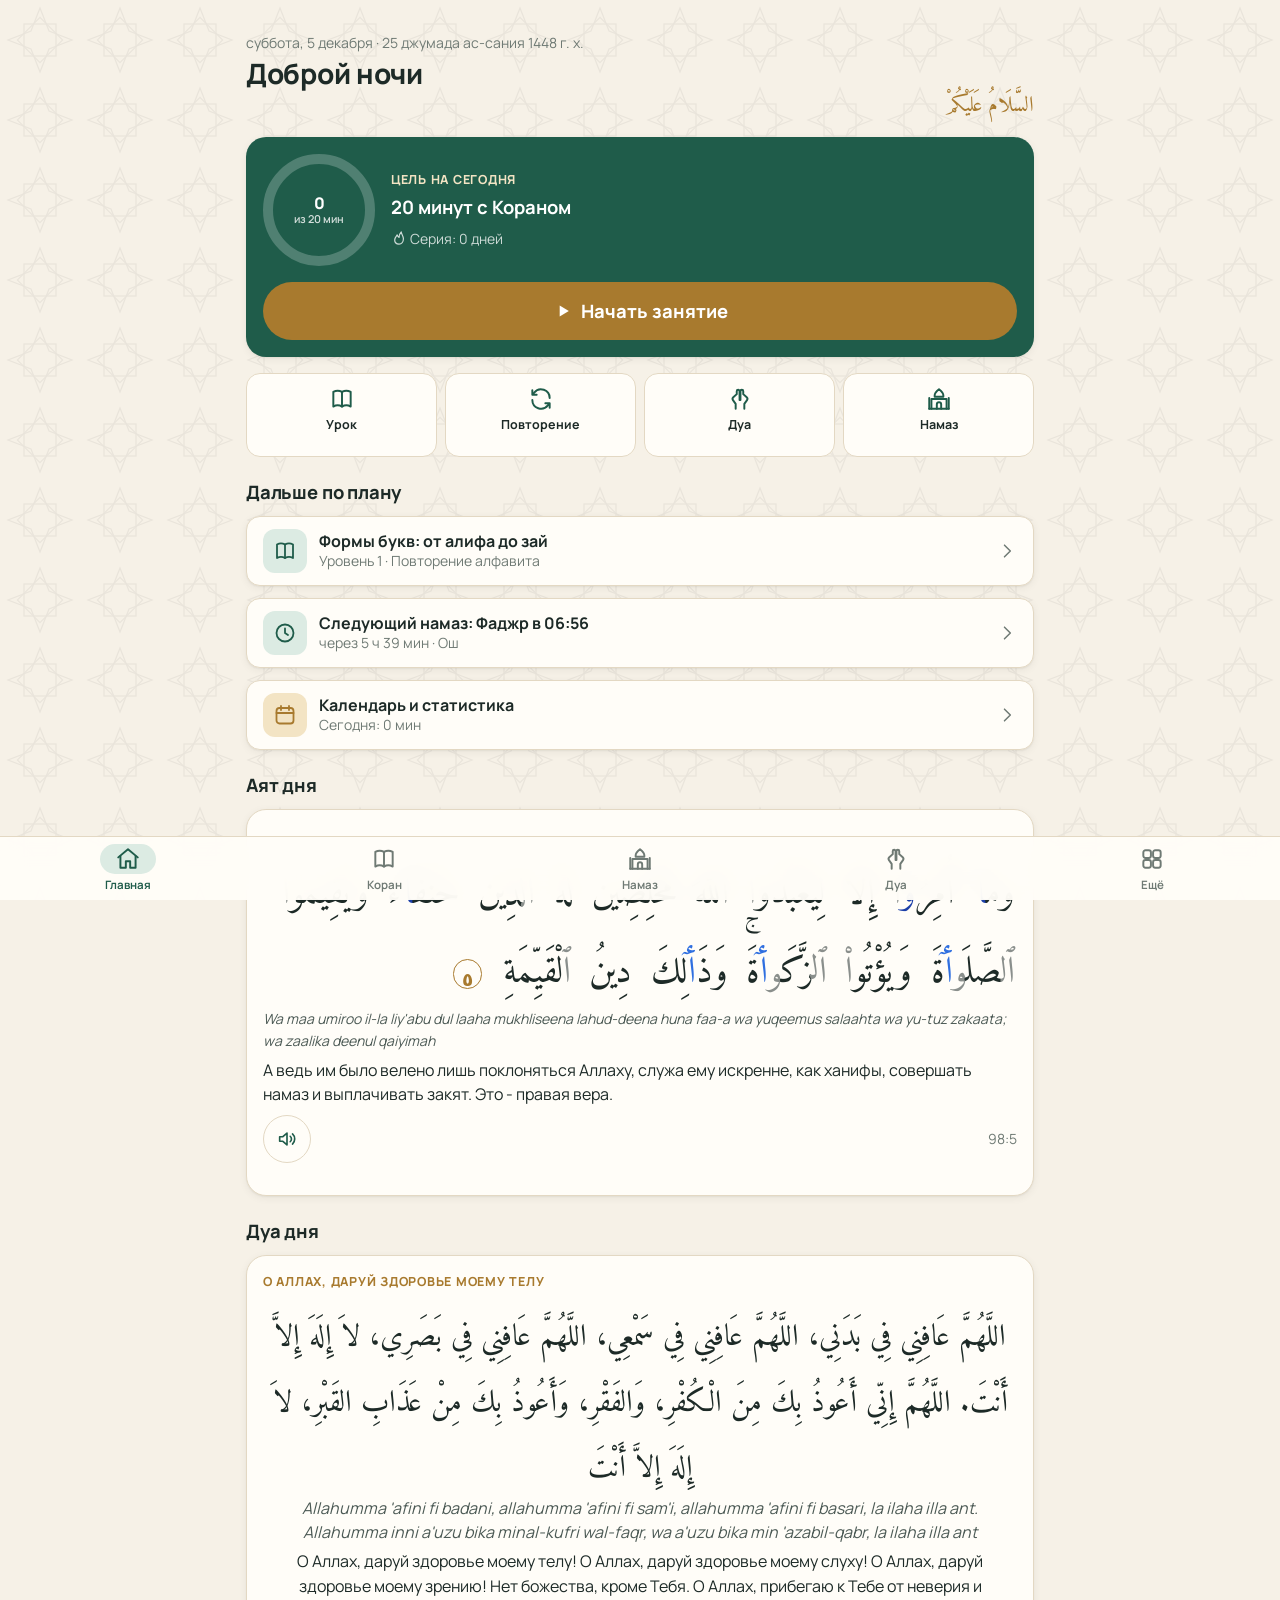
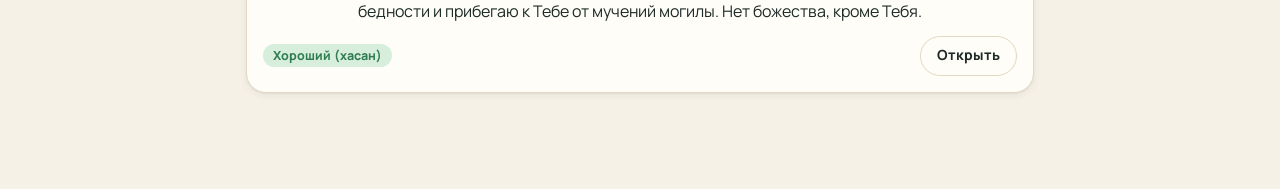
<file: index.html>
<!doctype html>
<html lang="ru">
<head>
  <meta charset="utf-8">
  <meta name="viewport" content="width=device-width, initial-scale=1, viewport-fit=cover">
  <title>Путь к Корану</title>
  <meta name="description" content="Ежедневные занятия: чтение Корана, таджвид, заучивание сур, намаз, дуа и основы ислама.">
  <meta name="theme-color" content="#f6f1e7">
  <meta name="apple-mobile-web-app-capable" content="yes">
  <meta name="mobile-web-app-capable" content="yes">
  <meta name="apple-mobile-web-app-status-bar-style" content="default">
  <meta name="apple-mobile-web-app-title" content="Путь к Корану">
  <link rel="manifest" href="manifest.webmanifest">
  <link rel="icon" href="assets/icons/favicon.svg" type="image/svg+xml">
  <link rel="apple-touch-icon" href="assets/icons/apple-touch-icon.png">
  <link rel="preconnect" href="https://fonts.googleapis.com">
  <link rel="preconnect" href="https://fonts.gstatic.com" crossorigin>
  <link rel="stylesheet" href="https://fonts.googleapis.com/css2?family=Amiri+Quran&family=Amiri:wght@400;700&family=Manrope:wght@400;500;600;700;800&display=swap">
  <link rel="stylesheet" href="css/tokens.css">
  <link rel="stylesheet" href="css/base.css">
  <link rel="stylesheet" href="css/components.css">
  <script>
    // apply theme before first paint (no flash)
    try {
      var s = JSON.parse(localStorage.getItem('quran-path-v1') || '{}').settings || {};
      var t = s.theme && s.theme !== 'auto' ? s.theme : (matchMedia('(prefers-color-scheme: dark)').matches ? 'dark' : 'light');
      document.documentElement.dataset.theme = t;
      if (s.arScale) document.documentElement.style.setProperty('--ar-scale', s.arScale);
    } catch (e) { /* storage blocked */ }
  </script>
</head>
<body>
  <div id="app"><div id="view"><main class="page"><div class="skeleton" style="min-height:160px"></div></main></div></div>
  <noscript><p style="padding:16px">Для работы приложения включите JavaScript.</p></noscript>
  <script type="module" src="js/main.js"></script>
</body>
</html>
</file>
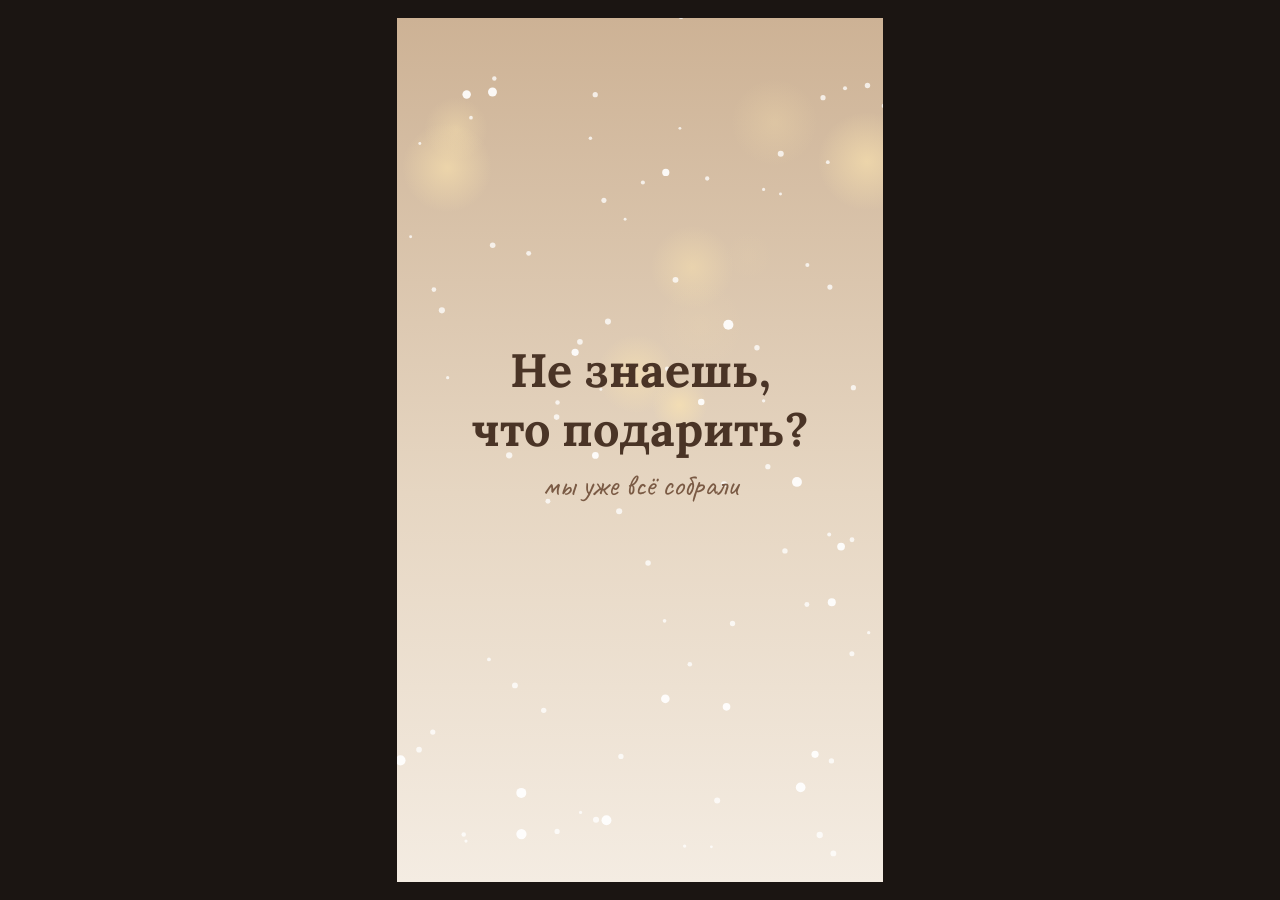
<file: videos/01-raspakovka/index.html>
<!doctype html>
<html lang="ru">
<head>
<meta charset="utf-8">
<title>My Warm Box — Распаковка</title>
<link rel="preconnect" href="https://fonts.googleapis.com">
<link href="https://fonts.googleapis.com/css2?family=Lora:wght@500;700&family=Caveat:wght@600;700&display=block" rel="stylesheet">
<style>
  html, body { margin: 0; padding: 0; background: #1b1512; }
  body { display: flex; justify-content: center; align-items: center; min-height: 100vh; }
  #stage { width: 1080px; height: 1920px; display: block; }
  body.preview #stage { width: auto; height: 96vh; aspect-ratio: 9 / 16; }
  .serif { font-family: 'Lora', serif; }
  .hand { font-family: 'Caveat', cursive; }
</style>
</head>
<body>
<svg id="stage" viewBox="0 0 1080 1920" xmlns="http://www.w3.org/2000/svg">
  <defs>
    <linearGradient id="bg" x1="0" y1="0" x2="0" y2="1">
      <stop offset="0" stop-color="#CDB295"/>
      <stop offset="0.55" stop-color="#E6D6C2"/>
      <stop offset="1" stop-color="#F4ECE2"/>
    </linearGradient>
    <radialGradient id="glow">
      <stop offset="0" stop-color="#FFE7B0" stop-opacity="0.9"/>
      <stop offset="1" stop-color="#FFE7B0" stop-opacity="0"/>
    </radialGradient>
    <radialGradient id="shadow">
      <stop offset="0" stop-color="#5A3E2B" stop-opacity="0.28"/>
      <stop offset="1" stop-color="#5A3E2B" stop-opacity="0"/>
    </radialGradient>
    <!-- knit stitch patterns -->
    <pattern id="knitCream" width="26" height="22" patternUnits="userSpaceOnUse">
      <rect width="26" height="22" fill="#FBF6EE"/>
      <path d="M3 2 Q7 15 13 20 M23 2 Q19 15 13 20" stroke="#E3D5C1" stroke-width="3.2" fill="none" stroke-linecap="round"/>
    </pattern>
    <pattern id="knitLatte" width="26" height="22" patternUnits="userSpaceOnUse">
      <rect width="26" height="22" fill="#E9D8C1"/>
      <path d="M3 2 Q7 15 13 20 M23 2 Q19 15 13 20" stroke="#D2BB9E" stroke-width="3.2" fill="none" stroke-linecap="round"/>
    </pattern>
    <pattern id="ribCream" width="16" height="16" patternUnits="userSpaceOnUse">
      <rect width="16" height="16" fill="#F3EADD"/>
      <path d="M8 0 V16" stroke="#DCCBB4" stroke-width="5"/>
    </pattern>
    <pattern id="ribLatte" width="16" height="16" patternUnits="userSpaceOnUse">
      <rect width="16" height="16" fill="#E0CCB1"/>
      <path d="M8 0 V16" stroke="#C9B091" stroke-width="5"/>
    </pattern>
    <linearGradient id="windowGlass" x1="0" y1="0" x2="1" y2="1">
      <stop offset="0" stop-color="#FFFFFF" stop-opacity="0.55"/>
      <stop offset="0.45" stop-color="#FFFFFF" stop-opacity="0.08"/>
      <stop offset="0.55" stop-color="#FFFFFF" stop-opacity="0.3"/>
      <stop offset="1" stop-color="#FFFFFF" stop-opacity="0.05"/>
    </linearGradient>

    <!-- ===== ITEMS (each centred on 0,0, ~300px) ===== -->
    <g id="hat">
      <ellipse cx="0" cy="150" rx="140" ry="22" fill="url(#shadow)"/>
      <path d="M-118,70 C-122,-50 -70,-118 0,-118 C70,-118 122,-50 118,70 Z" fill="url(#knitCream)" stroke="#D8C8B2" stroke-width="3"/>
      <rect x="-136" y="40" width="272" height="80" rx="20" fill="url(#ribCream)" stroke="#D8C8B2" stroke-width="3"/>
      <circle cx="0" cy="-140" r="48" fill="#FFFDF8" stroke="#E2D4C0" stroke-width="6" stroke-dasharray="3 7" stroke-linecap="round"/>
      <circle cx="-12" cy="-152" r="14" fill="#FFFFFF" opacity="0.8"/>
    </g>

    <g id="scarf">
      <ellipse cx="0" cy="160" rx="150" ry="22" fill="url(#shadow)"/>
      <path d="M-95,-120 C-140,-40 -40,10 -70,110 L-10,120 C10,20 -80,-40 -35,-128 Z" fill="url(#knitLatte)" stroke="#C9B091" stroke-width="3"/>
      <path d="M95,-120 C140,-40 40,10 70,110 L10,120 C-10,20 80,-40 35,-128 Z" fill="url(#knitLatte)" stroke="#C9B091" stroke-width="3"/>
      <path d="M-100,-128 Q0,-160 100,-128 L92,-82 Q0,-112 -92,-82 Z" fill="url(#knitLatte)" stroke="#C9B091" stroke-width="3"/>
      <rect x="-82" y="72" width="64" height="14" fill="#A63A32" opacity="0.85" transform="rotate(8 -50 80)"/>
      <rect x="18" y="72" width="64" height="14" fill="#A63A32" opacity="0.85" transform="rotate(-8 50 80)"/>
      <g stroke="#C9B091" stroke-width="5" stroke-linecap="round">
        <path d="M-66,118 v32 M-52,120 v34 M-38,121 v30 M-24,122 v33 M-12,122 v28"/>
        <path d="M66,118 v32 M52,120 v34 M38,121 v30 M24,122 v33 M12,122 v28"/>
      </g>
    </g>

    <g id="glove">
      <rect x="-58" y="58" width="116" height="62" rx="14" fill="url(#ribCream)" stroke="#D8C8B2" stroke-width="3"/>
      <rect x="-24" y="-150" width="28" height="104" rx="14" fill="url(#knitCream)" stroke="#D8C8B2" stroke-width="3"/>
      <rect x="6" y="-140" width="28" height="96" rx="14" fill="url(#knitCream)" stroke="#D8C8B2" stroke-width="3"/>
      <rect x="-54" y="-136" width="28" height="92" rx="14" fill="url(#knitCream)" stroke="#D8C8B2" stroke-width="3"/>
      <rect x="34" y="-116" width="26" height="76" rx="13" fill="url(#knitCream)" stroke="#D8C8B2" stroke-width="3"/>
      <rect x="-58" y="-60" width="118" height="126" rx="34" fill="url(#knitCream)" stroke="#D8C8B2" stroke-width="3"/>
      <rect x="-104" y="-40" width="30" height="88" rx="15" fill="url(#knitCream)" stroke="#D8C8B2" stroke-width="3" transform="rotate(-38 -60 20)"/>
    </g>
    <g id="gloves">
      <ellipse cx="0" cy="160" rx="160" ry="22" fill="url(#shadow)"/>
      <use href="#glove" transform="translate(-62 10) rotate(-12) scale(0.95)"/>
      <use href="#glove" transform="translate(62 10) rotate(12) scale(-0.95 0.95)"/>
    </g>

    <g id="sock">
      <path d="M-46,-120 L46,-120 L46,30 C46,62 66,74 100,76 C142,80 150,140 104,146 L-8,146 C-56,146 -52,96 -46,56 Z" fill="url(#knitLatte)" stroke="#C9B091" stroke-width="3"/>
      <rect x="-52" y="-150" width="104" height="54" rx="12" fill="url(#ribLatte)" stroke="#C9B091" stroke-width="3"/>
      <path d="M96,78 C140,82 150,140 104,146 L84,146 C110,130 112,96 90,80 Z" fill="#D8C2A6"/>
      <path d="M-46,100 C-52,140 -20,148 -4,146 L6,146 C-24,134 -30,112 -26,94 Z" fill="#D8C2A6"/>
    </g>
    <g id="socks">
      <ellipse cx="10" cy="168" rx="150" ry="22" fill="url(#shadow)"/>
      <use href="#sock" transform="translate(-50 0) rotate(-8) scale(0.85)"/>
      <use href="#sock" transform="translate(40 18) rotate(6) scale(0.85)"/>
    </g>

    <g id="card">
      <ellipse cx="0" cy="168" rx="130" ry="20" fill="url(#shadow)"/>
      <g transform="rotate(-6)">
        <rect x="-110" y="-140" width="220" height="290" rx="10" fill="#FFFDF9" stroke="#E2D6C6" stroke-width="3"/>
        <rect x="-110" y="-140" width="220" height="16" fill="#A63A32"/>
        <path d="M0,-28 C-30,-62 -72,-30 -40,6 L0,40 L40,6 C72,-30 30,-62 0,-28 Z" fill="#A63A32"/>
        <text x="0" y="98" text-anchor="middle" class="hand" font-size="46" fill="#5A3E2B">С любовью</text>
      </g>
    </g>

    <!-- logo mark: little gift box line icon -->
    <g id="logoIcon" fill="none" stroke="#5A3E2B" stroke-width="7" stroke-linejoin="round" stroke-linecap="round">
      <rect x="-62" y="-20" width="124" height="86" rx="4"/>
      <rect x="-72" y="-46" width="144" height="28" rx="4"/>
      <path d="M0,-46 V66"/>
      <path d="M0,-46 C-22,-86 -62,-78 -48,-56 C-40,-46 -16,-46 0,-46 Z"/>
      <path d="M0,-46 C22,-86 62,-78 48,-56 C40,-46 16,-46 0,-46 Z"/>
      <path d="M-40,10 L40,10" stroke-width="5" opacity="0.6"/>
      <path d="M-40,34 L40,34" stroke-width="5" opacity="0.6"/>
    </g>
  </defs>

  <!-- background -->
  <rect width="1080" height="1920" fill="url(#bg)"/>
  <g id="glows"></g>
  <g id="snowBack"></g>

  <!-- intro title -->
  <g id="title" text-anchor="middle" class="serif" fill="#4A3426">
    <text x="540" y="820" font-size="104" font-weight="700">Не знаешь,</text>
    <text x="540" y="950" font-size="104" font-weight="700">что подарить?</text>
    <text x="540" y="1060" font-size="68" class="hand" fill="#7A5A44">мы уже всё собрали</text>
  </g>

  <!-- items (behind box so they emerge from it) -->
  <g id="items"></g>

  <!-- the box -->
  <g id="box">
    <ellipse cx="0" cy="205" rx="330" ry="34" fill="url(#shadow)"/>
    <rect x="-300" y="-180" width="600" height="370" rx="16" fill="#FFFDF9" stroke="#E2D6C6" stroke-width="4"/>
    <rect x="-224" y="-112" width="448" height="230" rx="12" fill="url(#knitCream)" stroke="#E2D6C6" stroke-width="4"/>
    <path d="M-224,30 C-120,-20 -40,60 60,10 C140,-30 200,20 224,0 L224,118 L-224,118 Z" fill="url(#knitLatte)" opacity="0.9"/>
    <rect x="-224" y="-112" width="448" height="230" rx="12" fill="url(#windowGlass)"/>
    <circle cx="232" cy="150" r="42" fill="#F4ECE0" stroke="#5A3E2B" stroke-width="3"/>
    <text x="232" y="146" text-anchor="middle" class="serif" font-size="17" font-weight="700" fill="#5A3E2B">My Warm</text>
    <text x="232" y="166" text-anchor="middle" class="serif" font-size="17" font-weight="700" fill="#5A3E2B">Box</text>
    <g id="lid">
      <rect x="-316" y="-232" width="632" height="76" rx="14" fill="#FFFDF9" stroke="#E2D6C6" stroke-width="4"/>
      <g id="lidRibbon">
        <rect x="-26" y="-232" width="52" height="76" fill="#A63A32"/>
        <rect x="-26" y="-156" width="52" height="346" fill="#A63A32" opacity="0.92"/>
      </g>
      <g id="bow" transform="translate(0 -236)">
        <path d="M0,0 C-40,-80 -150,-70 -120,-16 C-100,16 -40,8 0,0 Z" fill="#B8463C" stroke="#8E2E28" stroke-width="4"/>
        <path d="M0,0 C40,-80 150,-70 120,-16 C100,16 40,8 0,0 Z" fill="#B8463C" stroke="#8E2E28" stroke-width="4"/>
        <path d="M-6,4 L-60,80 L-38,82 L-30,96 L4,10 Z" fill="#A63A32"/>
        <path d="M6,4 L60,80 L38,82 L30,96 L-4,10 Z" fill="#A63A32"/>
        <circle cx="0" cy="0" r="22" fill="#A63A32" stroke="#8E2E28" stroke-width="4"/>
      </g>
    </g>
  </g>

  <!-- headline + price -->
  <g id="headline" text-anchor="middle" class="serif" fill="#4A3426">
    <text x="540" y="270" font-size="92" font-weight="700">Тёплый бокс 5 в 1</text>
  </g>
  <g id="price">
    <circle cx="0" cy="0" r="132" fill="#A63A32"/>
    <circle cx="0" cy="0" r="116" fill="none" stroke="#F4ECE2" stroke-width="3" stroke-dasharray="6 8"/>
    <text x="0" y="-44" text-anchor="middle" class="hand" font-size="50" fill="#F8EEE2">всего</text>
    <text x="0" y="22" text-anchor="middle" class="serif" font-size="74" font-weight="700" fill="#FFFDF9">1 699</text>
    <text x="0" y="74" text-anchor="middle" class="serif" font-size="42" font-weight="500" fill="#F8EEE2">сом</text>
  </g>

  <g id="snowFront"></g>

  <!-- outro -->
  <rect id="outroBg" width="1080" height="1920" fill="#F4ECE2"/>
  <g id="outro">
    <g id="logo" transform="translate(540 760)">
      <circle r="250" fill="#F7F0E6" stroke="#5A3E2B" stroke-width="5"/>
      <use href="#logoIcon" transform="translate(0 -92) scale(0.9)"/>
      <text x="0" y="70" text-anchor="middle" class="serif" font-size="88" font-weight="700" fill="#5A3E2B">My Warm</text>
      <text x="0" y="160" text-anchor="middle" class="serif" font-size="88" font-weight="700" fill="#5A3E2B">Box</text>
    </g>
    <text id="tagline" x="540" y="1150" text-anchor="middle" class="hand" font-size="84" fill="#7A5A44">Подарок, который греет</text>
    <text id="cities" x="540" y="1265" text-anchor="middle" class="serif" font-size="50" font-weight="500" fill="#4A3426">Бишкек  •  Ош</text>
    <g id="cta">
      <rect x="190" y="1340" width="700" height="120" rx="60" fill="#A63A32"/>
      <text x="540" y="1418" text-anchor="middle" class="serif" font-size="48" font-weight="700" fill="#FFFDF9">Заказ в Direct / WhatsApp</text>
    </g>
  </g>
</svg>

<script>
(() => {
  const DURATION = 17;
  const NS = 'http://www.w3.org/2000/svg';
  const $ = id => document.getElementById(id);

  // ---------- easing helpers ----------
  const clamp = (x, a = 0, b = 1) => Math.min(b, Math.max(a, x));
  const seg = (t, a, b) => clamp((t - a) / (b - a));
  const lerp = (a, b, p) => a + (b - a) * p;
  const easeOutCubic = p => 1 - Math.pow(1 - p, 3);
  const easeInCubic = p => p * p * p;
  const easeInOut = p => p < .5 ? 4 * p * p * p : 1 - Math.pow(-2 * p + 2, 3) / 2;
  const easeOutBack = p => { const c = 1.9; return 1 + (c + 1) * Math.pow(p - 1, 3) + c * Math.pow(p - 1, 2); };
  const easeOutBounce = p => {
    const n = 7.5625, d = 2.75;
    if (p < 1 / d) return n * p * p;
    if (p < 2 / d) return n * (p -= 1.5 / d) * p + .75;
    if (p < 2.5 / d) return n * (p -= 2.25 / d) * p + .9375;
    return n * (p -= 2.625 / d) * p + .984375;
  };
  // deterministic random
  let seed = 7;
  const rnd = () => (seed = (seed * 16807) % 2147483647) / 2147483647;

  const set = (el, tr, op) => {
    if (tr !== undefined) el.setAttribute('transform', tr);
    if (op !== undefined) el.setAttribute('opacity', clamp(op).toFixed(3));
  };

  // ---------- build snow + glows ----------
  const flakes = [];
  const makeFlakes = (parent, n, rMin, rMax, op) => {
    for (let i = 0; i < n; i++) {
      const c = document.createElementNS(NS, 'circle');
      const f = { el: c, x: rnd() * 1080, y0: rnd() * 1920, r: lerp(rMin, rMax, rnd()),
                  speed: lerp(60, 150, rnd()), sway: lerp(10, 40, rnd()), ph: rnd() * 6.28 };
      f.speed *= f.r / rMax + 0.3;
      c.setAttribute('r', f.r.toFixed(1));
      c.setAttribute('fill', '#FFFFFF');
      c.setAttribute('opacity', op);
      parent.appendChild(c);
      flakes.push(f);
    }
  };
  makeFlakes($('snowBack'), 70, 3, 7, 0.75);
  makeFlakes($('snowFront'), 18, 7, 12, 0.9);

  const glows = [];
  for (let i = 0; i < 9; i++) {
    const c = document.createElementNS(NS, 'circle');
    const g = { el: c, x: rnd() * 1080, y: lerp(80, 900, rnd()), r: lerp(40, 110, rnd()), ph: rnd() * 6.28 };
    c.setAttribute('cx', g.x); c.setAttribute('cy', g.y); c.setAttribute('r', g.r);
    c.setAttribute('fill', 'url(#glow)');
    $('glows').appendChild(c);
    glows.push(g);
  }

  // ---------- items ----------
  const ITEMS = [
    { id: 'hat',    label: 'шапка',    x: 230, y: 560, rot: -6 },
    { id: 'scarf',  label: 'шарф',     x: 540, y: 500, rot: 3 },
    { id: 'gloves', label: 'перчатки', x: 850, y: 560, rot: 6 },
    { id: 'socks',  label: 'носки',    x: 330, y: 990, rot: -4 },
    { id: 'card',   label: 'открытка', x: 750, y: 990, rot: 5 },
  ];
  const ITEM_START = 5.0, ITEM_GAP = 1.0, ITEM_FLY = 0.9;
  ITEMS.forEach(it => {
    const g = document.createElementNS(NS, 'g');
    const u = document.createElementNS(NS, 'use');
    u.setAttribute('href', '#' + it.id);
    g.appendChild(u);
    const lbl = document.createElementNS(NS, 'text');
    lbl.textContent = it.label;
    lbl.setAttribute('class', 'hand');
    lbl.setAttribute('font-size', '64');
    lbl.setAttribute('font-weight', '700');
    lbl.setAttribute('fill', '#5A3E2B');
    lbl.setAttribute('text-anchor', 'middle');
    $('items').appendChild(g);
    $('items').appendChild(lbl);
    it.g = g; it.lbl = lbl;
  });

  // ---------- main render(t) ----------
  function render(t) {
    // glows twinkle
    glows.forEach(g => g.el.setAttribute('opacity', (0.35 + 0.3 * Math.sin(t * 1.6 + g.ph)).toFixed(3)));
    // snow
    flakes.forEach(f => {
      const y = ((f.y0 + f.speed * t) % 2000) - 40;
      const x = f.x + Math.sin(t * 0.9 + f.ph) * f.sway;
      f.el.setAttribute('cx', x.toFixed(1));
      f.el.setAttribute('cy', y.toFixed(1));
    });

    // title: in 0.2–1.0, out 2.0–2.4
    const tin = easeOutCubic(seg(t, 0.2, 1.0)), tout = seg(t, 2.0, 2.4);
    set($('title'), `translate(0 ${lerp(60, 0, tin) - 80 * easeInCubic(tout)})`, tin * (1 - tout));

    // box: drop 2.2–3.2, move down 4.3–5.0
    const drop = easeOutBounce(seg(t, 2.2, 3.2));
    const mv = easeInOut(seg(t, 4.3, 5.0));
    const bx = 540, by = lerp(lerp(-500, 1150, drop), 1500, mv), bs = lerp(1, 0.78, mv);
    set($('box'), `translate(${bx} ${by}) scale(${bs})`, t < 2.2 ? 0 : 1);

    // bow pull 3.2–3.8 (wiggle then shrink), lid off 3.8–4.5
    const wig = seg(t, 3.2, 3.55), pull = easeInCubic(seg(t, 3.5, 3.85));
    const wrot = Math.sin(wig * Math.PI * 4) * 8 * (1 - wig);
    set($('bow'), `translate(0 ${-236 - 60 * pull}) rotate(${wrot}) scale(${1 - pull})`, 1 - pull);
    set($('lidRibbon'), undefined, 1 - seg(t, 3.6, 3.9));
    const lo = easeInCubic(seg(t, 3.85, 4.5));
    set($('lid'), `translate(${380 * lo} ${-760 * lo}) rotate(${38 * lo})`, 1 - seg(t, 4.2, 4.5));

    // items fly out of the box
    const boxTopY = by - 180 * bs;
    ITEMS.forEach((it, i) => {
      const s0 = ITEM_START + i * ITEM_GAP;
      const p = seg(t, s0, s0 + ITEM_FLY);
      const pe = easeOutCubic(p);
      const bob = p >= 1 ? Math.sin((t - s0) * 2.4 + i) * 7 : 0;
      const x = lerp(bx, it.x, pe);
      const y = lerp(boxTopY, it.y, pe) - 220 * Math.sin(Math.PI * p) + bob;
      const sc = lerp(0.2, 0.95, easeOutBack(p));
      const rot = lerp(i % 2 ? 25 : -25, it.rot, pe);
      set(it.g, `translate(${x.toFixed(1)} ${y.toFixed(1)}) rotate(${rot.toFixed(2)}) scale(${sc.toFixed(3)})`, p > 0 ? clamp(p * 4) : 0);
      const lp = easeOutCubic(seg(t, s0 + ITEM_FLY * 0.7, s0 + ITEM_FLY + 0.3));
      it.lbl.setAttribute('x', it.x);
      it.lbl.setAttribute('y', (it.y + 205 + lerp(20, 0, lp) + bob).toFixed(1));
      it.lbl.setAttribute('opacity', lp.toFixed(3));
    });

    // headline 10.2–10.8, price 10.9–11.5
    const hp = easeOutCubic(seg(t, 10.2, 10.8));
    set($('headline'), `translate(0 ${lerp(-40, 0, hp)})`, hp);
    const pp = seg(t, 10.9, 11.5);
    const pulse = t > 11.5 ? 1 + 0.04 * Math.sin((t - 11.5) * 6) : 1;
    set($('price'), `translate(870 1440) rotate(${lerp(-40, -10, easeOutCubic(pp))}) scale(${(easeOutBack(pp) * pulse).toFixed(3)})`, pp > 0 ? 1 : 0);

    // outro 13.0+
    set($('outroBg'), undefined, easeInOut(seg(t, 13.0, 13.6)));
    const lg = seg(t, 13.4, 14.2);
    set($('logo'), `translate(540 760) scale(${(0.001 + easeOutBack(lg)).toFixed(3)})`, lg > 0 ? 1 : 0);
    const tg = easeOutCubic(seg(t, 14.0, 14.6));
    set($('tagline'), `translate(0 ${lerp(30, 0, tg)})`, tg);
    const ct = easeOutCubic(seg(t, 14.4, 15.0));
    set($('cities'), `translate(0 ${lerp(30, 0, ct)})`, ct);
    const cta = seg(t, 14.8, 15.4);
    const ctaPulse = t > 15.4 ? 1 + 0.03 * Math.sin((t - 15.4) * 5) : 1;
    set($('cta'), `translate(540 1400) scale(${(easeOutBack(cta) * ctaPulse).toFixed(3)}) translate(-540 -1400)`, cta > 0 ? 1 : 0);
  }

  window.DURATION = DURATION;
  window.renderAt = render;

  // ---------- preview mode ----------
  const params = new URLSearchParams(location.search);
  if (params.has('render')) return;            // renderer drives frames
  document.body.classList.add('preview');
  if (params.has('t')) { render(parseFloat(params.get('t'))); return; }
  let start = null;
  document.fonts.ready.then(() => {
    const loop = ts => {
      if (start === null) start = ts;
      render(((ts - start) / 1000) % DURATION);
      requestAnimationFrame(loop);
    };
    requestAnimationFrame(loop);
  });
})();
</script>
</body>
</html>
</file>
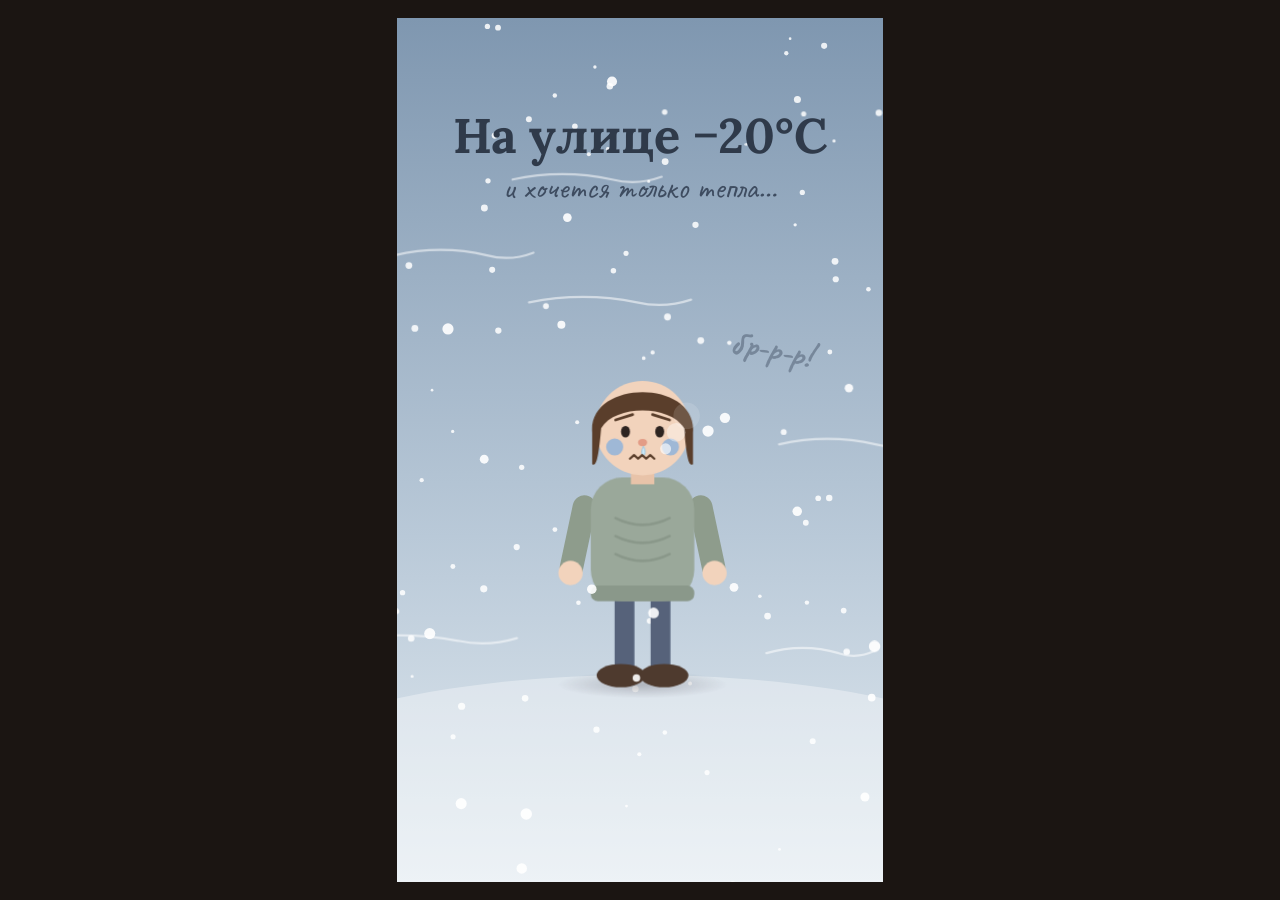
<file: videos/02-holodno-teplo/index.html>
<!doctype html>
<html lang="ru">
<head>
<meta charset="utf-8">
<title>My Warm Box — Холодно → тепло</title>
<link rel="preconnect" href="https://fonts.googleapis.com">
<link href="https://fonts.googleapis.com/css2?family=Lora:wght@500;700&family=Caveat:wght@600;700&display=block" rel="stylesheet">
<style>
  html, body { margin: 0; padding: 0; background: #1b1512; }
  body { display: flex; justify-content: center; align-items: center; min-height: 100vh; }
  #stage { width: 1080px; height: 1920px; display: block; }
  body.preview #stage { width: auto; height: 96vh; aspect-ratio: 9 / 16; }
  .serif { font-family: 'Lora', serif; }
  .hand { font-family: 'Caveat', cursive; }
</style>
</head>
<body>
<svg id="stage" viewBox="0 0 1080 1920" xmlns="http://www.w3.org/2000/svg">
  <defs>
    <linearGradient id="bgCold" x1="0" y1="0" x2="0" y2="1">
      <stop offset="0" stop-color="#7F97B0"/>
      <stop offset="0.6" stop-color="#B9C9D8"/>
      <stop offset="1" stop-color="#E3EBF1"/>
    </linearGradient>
    <linearGradient id="bgWarm" x1="0" y1="0" x2="0" y2="1">
      <stop offset="0" stop-color="#E2B387"/>
      <stop offset="0.55" stop-color="#EFD5B8"/>
      <stop offset="1" stop-color="#F7EDE1"/>
    </linearGradient>
    <radialGradient id="glow">
      <stop offset="0" stop-color="#FFE2A6" stop-opacity="0.95"/>
      <stop offset="1" stop-color="#FFE2A6" stop-opacity="0"/>
    </radialGradient>
    <radialGradient id="shadow">
      <stop offset="0" stop-color="#3E3A46" stop-opacity="0.28"/>
      <stop offset="1" stop-color="#3E3A46" stop-opacity="0"/>
    </radialGradient>
    <pattern id="knitCream" width="26" height="22" patternUnits="userSpaceOnUse">
      <rect width="26" height="22" fill="#FBF6EE"/>
      <path d="M3 2 Q7 15 13 20 M23 2 Q19 15 13 20" stroke="#E3D5C1" stroke-width="3.2" fill="none" stroke-linecap="round"/>
    </pattern>
    <pattern id="knitLatte" width="26" height="22" patternUnits="userSpaceOnUse">
      <rect width="26" height="22" fill="#E9D8C1"/>
      <path d="M3 2 Q7 15 13 20 M23 2 Q19 15 13 20" stroke="#D2BB9E" stroke-width="3.2" fill="none" stroke-linecap="round"/>
    </pattern>
    <pattern id="ribCream" width="16" height="16" patternUnits="userSpaceOnUse">
      <rect width="16" height="16" fill="#F3EADD"/>
      <path d="M8 0 V16" stroke="#DCCBB4" stroke-width="5"/>
    </pattern>
    <pattern id="ribLatte" width="16" height="16" patternUnits="userSpaceOnUse">
      <rect width="16" height="16" fill="#E0CCB1"/>
      <path d="M8 0 V16" stroke="#C9B091" stroke-width="5"/>
    </pattern>
    <linearGradient id="windowGlass" x1="0" y1="0" x2="1" y2="1">
      <stop offset="0" stop-color="#FFFFFF" stop-opacity="0.55"/>
      <stop offset="0.45" stop-color="#FFFFFF" stop-opacity="0.08"/>
      <stop offset="0.55" stop-color="#FFFFFF" stop-opacity="0.3"/>
      <stop offset="1" stop-color="#FFFFFF" stop-opacity="0.05"/>
    </linearGradient>

    <!-- ===== items (same as video 1) ===== -->
    <g id="hatBody">
      <path d="M-118,70 C-122,-50 -70,-118 0,-118 C70,-118 122,-50 118,70 Z" fill="url(#knitCream)" stroke="#D8C8B2" stroke-width="3"/>
      <rect x="-136" y="40" width="272" height="80" rx="20" fill="url(#ribCream)" stroke="#D8C8B2" stroke-width="3"/>
      <circle cx="0" cy="-140" r="48" fill="#FFFDF8" stroke="#E2D4C0" stroke-width="6" stroke-dasharray="3 7" stroke-linecap="round"/>
      <circle cx="-12" cy="-152" r="14" fill="#FFFFFF" opacity="0.8"/>
    </g>
    <g id="scarf">
      <path d="M-95,-120 C-140,-40 -40,10 -70,110 L-10,120 C10,20 -80,-40 -35,-128 Z" fill="url(#knitLatte)" stroke="#C9B091" stroke-width="3"/>
      <path d="M95,-120 C140,-40 40,10 70,110 L10,120 C-10,20 80,-40 35,-128 Z" fill="url(#knitLatte)" stroke="#C9B091" stroke-width="3"/>
      <path d="M-100,-128 Q0,-160 100,-128 L92,-82 Q0,-112 -92,-82 Z" fill="url(#knitLatte)" stroke="#C9B091" stroke-width="3"/>
      <rect x="-82" y="72" width="64" height="14" fill="#A63A32" opacity="0.85" transform="rotate(8 -50 80)"/>
      <rect x="18" y="72" width="64" height="14" fill="#A63A32" opacity="0.85" transform="rotate(-8 50 80)"/>
      <g stroke="#C9B091" stroke-width="5" stroke-linecap="round">
        <path d="M-66,118 v32 M-52,120 v34 M-38,121 v30 M-24,122 v33 M-12,122 v28"/>
        <path d="M66,118 v32 M52,120 v34 M38,121 v30 M24,122 v33 M12,122 v28"/>
      </g>
    </g>
    <g id="glove">
      <rect x="-58" y="58" width="116" height="62" rx="14" fill="url(#ribCream)" stroke="#D8C8B2" stroke-width="3"/>
      <rect x="-24" y="-150" width="28" height="104" rx="14" fill="url(#knitCream)" stroke="#D8C8B2" stroke-width="3"/>
      <rect x="6" y="-140" width="28" height="96" rx="14" fill="url(#knitCream)" stroke="#D8C8B2" stroke-width="3"/>
      <rect x="-54" y="-136" width="28" height="92" rx="14" fill="url(#knitCream)" stroke="#D8C8B2" stroke-width="3"/>
      <rect x="34" y="-116" width="26" height="76" rx="13" fill="url(#knitCream)" stroke="#D8C8B2" stroke-width="3"/>
      <rect x="-58" y="-60" width="118" height="126" rx="34" fill="url(#knitCream)" stroke="#D8C8B2" stroke-width="3"/>
      <rect x="-104" y="-40" width="30" height="88" rx="15" fill="url(#knitCream)" stroke="#D8C8B2" stroke-width="3" transform="rotate(-38 -60 20)"/>
    </g>
    <g id="gloves">
      <use href="#glove" transform="translate(-62 10) rotate(-12) scale(0.95)"/>
      <use href="#glove" transform="translate(62 10) rotate(12) scale(-0.95 0.95)"/>
    </g>
    <g id="sock">
      <path d="M-46,-120 L46,-120 L46,30 C46,62 66,74 100,76 C142,80 150,140 104,146 L-8,146 C-56,146 -52,96 -46,56 Z" fill="url(#knitLatte)" stroke="#C9B091" stroke-width="3"/>
      <rect x="-52" y="-150" width="104" height="54" rx="12" fill="url(#ribLatte)" stroke="#C9B091" stroke-width="3"/>
    </g>
    <g id="socks">
      <use href="#sock" transform="translate(-50 0) rotate(-8) scale(0.85)"/>
      <use href="#sock" transform="translate(40 18) rotate(6) scale(0.85)"/>
    </g>
    <g id="card">
      <g transform="rotate(-6)">
        <rect x="-110" y="-140" width="220" height="290" rx="10" fill="#FFFDF9" stroke="#E2D6C6" stroke-width="3"/>
        <rect x="-110" y="-140" width="220" height="16" fill="#A63A32"/>
        <path d="M0,-28 C-30,-62 -72,-30 -40,6 L0,40 L40,6 C72,-30 30,-62 0,-28 Z" fill="#A63A32"/>
        <text x="0" y="98" text-anchor="middle" class="hand" font-size="46" fill="#5A3E2B">С любовью</text>
      </g>
    </g>
    <g id="mitten">
      <rect x="-30" y="-50" width="60" height="20" rx="8" fill="url(#ribCream)" stroke="#D8C8B2" stroke-width="3"/>
      <ellipse cx="27" cy="-6" rx="13" ry="21" fill="url(#knitCream)" stroke="#D8C8B2" stroke-width="3" transform="rotate(-20 27 -6)"/>
      <rect x="-30" y="-34" width="60" height="76" rx="28" fill="url(#knitCream)" stroke="#D8C8B2" stroke-width="3"/>
    </g>
    <path id="heart" d="M0,-12 C-14,-30 -40,-14 -22,6 L0,26 L22,6 C40,-14 14,-30 0,-12 Z"/>
    <g id="logoIcon" fill="none" stroke="#5A3E2B" stroke-width="7" stroke-linejoin="round" stroke-linecap="round">
      <rect x="-62" y="-20" width="124" height="86" rx="4"/>
      <rect x="-72" y="-46" width="144" height="28" rx="4"/>
      <path d="M0,-46 V66"/>
      <path d="M0,-46 C-22,-86 -62,-78 -48,-56 C-40,-46 -16,-46 0,-46 Z"/>
      <path d="M0,-46 C22,-86 62,-78 48,-56 C40,-46 16,-46 0,-46 Z"/>
      <path d="M-40,10 L40,10" stroke-width="5" opacity="0.6"/>
      <path d="M-40,34 L40,34" stroke-width="5" opacity="0.6"/>
    </g>
  </defs>

  <!-- background: cold, warm on top with opacity = warmth -->
  <rect width="1080" height="1920" fill="url(#bgCold)"/>
  <rect id="bgWarmRect" width="1080" height="1920" fill="url(#bgWarm)" opacity="0"/>
  <g id="glows" opacity="0"></g>
  <g id="wind" stroke="#FFFFFF" stroke-width="5" fill="none" stroke-linecap="round"></g>
  <g id="snowBack"></g>

  <!-- ground -->
  <ellipse cx="540" cy="1720" rx="900" ry="260" fill="#FFFFFF" opacity="0.35"/>

  <!-- titles -->
  <g id="titleCold" text-anchor="middle" fill="#2F3A4A">
    <text x="540" y="300" class="serif" font-size="108" font-weight="700">На улице −20°C</text>
    <text x="540" y="400" class="hand" font-size="70" fill="#3E4C60">и хочется только тепла…</text>
  </g>
  <text id="brr" x="0" y="0" text-anchor="middle" class="hand" font-size="78" font-weight="700" fill="#3E4C60">бр-р-р!</text>
  <text id="titleWarm" x="540" y="300" text-anchor="middle" class="serif" font-size="104" font-weight="700" fill="#4A3426">Вот теперь тепло</text>
  <text id="headline" x="540" y="300" text-anchor="middle" class="serif" font-size="92" font-weight="700" fill="#4A3426">Тёплый бокс 5 в 1</text>

  <!-- the hero -->
  <g id="hero">
    <ellipse cx="0" cy="330" rx="190" ry="30" fill="url(#shadow)"/>
    <rect x="-62" y="120" width="44" height="190" rx="20" fill="#56627A"/>
    <rect x="18" y="120" width="44" height="190" rx="20" fill="#56627A"/>
    <g id="boots" fill="#4E3A2E">
      <ellipse cx="-48" cy="310" rx="54" ry="26"/>
      <ellipse cx="48" cy="310" rx="54" ry="26"/>
    </g>
    <g id="wornSocks" opacity="0">
      <rect x="-66" y="256" width="44" height="40" rx="8" fill="url(#ribLatte)" stroke="#C9B091" stroke-width="3"/>
      <rect x="22" y="256" width="44" height="40" rx="8" fill="url(#ribLatte)" stroke="#C9B091" stroke-width="3"/>
      <ellipse cx="-52" cy="310" rx="54" ry="26" fill="url(#knitLatte)" stroke="#C9B091" stroke-width="3"/>
      <ellipse cx="52" cy="310" rx="54" ry="26" fill="url(#knitLatte)" stroke="#C9B091" stroke-width="3"/>
    </g>
    <!-- arms -->
    <rect x="-150" y="-90" width="52" height="190" rx="26" fill="#8E9C8C" transform="rotate(12 -124 -90)"/>
    <rect x="98" y="-90" width="52" height="190" rx="26" fill="#8E9C8C" transform="rotate(-12 124 -90)"/>
    <!-- body (sage sweater) -->
    <rect x="-115" y="-130" width="230" height="275" rx="70" fill="#9AA89A"/>
    <rect x="-115" y="110" width="230" height="35" rx="16" fill="#8A988A"/>
    <path d="M-60,-40 Q0,-10 60,-40 M-60,0 Q0,30 60,0 M-60,40 Q0,70 60,40" stroke="#8A988A" stroke-width="6" fill="none" stroke-linecap="round"/>
    <!-- hands -->
    <circle cx="-160" cy="82" r="27" fill="#F2D3BC"/>
    <circle cx="160" cy="82" r="27" fill="#F2D3BC"/>
    <g id="wornGloves" opacity="0">
      <use href="#mitten" transform="translate(-160 88)"/>
      <use href="#mitten" transform="translate(160 88) scale(-1 1)"/>
    </g>
    <!-- head -->
    <rect x="-26" y="-160" width="52" height="45" fill="#E8C3A9"/>
    <circle cx="0" cy="-240" r="105" fill="#F2D3BC"/>
    <path d="M-112,-230 C-122,-350 122,-350 112,-230 L112,-160 C100,-150 96,-200 92,-240 C60,-292 -60,-292 -92,-240 C-96,-200 -100,-150 -112,-160 Z" fill="#5A3E2B"/>
    <circle id="cheekL" cx="-62" cy="-198" r="19" fill="#9FB8D6"/>
    <circle id="cheekR" cx="62" cy="-198" r="19" fill="#9FB8D6"/>
    <g id="brows" stroke="#5A3E2B" stroke-width="6" stroke-linecap="round">
      <path d="M-60,-258 L-22,-270"/><path d="M22,-270 L60,-258"/>
    </g>
    <g id="eyesOpen" fill="#2E2420">
      <ellipse cx="-38" cy="-232" rx="10" ry="13"/>
      <ellipse cx="38" cy="-232" rx="10" ry="13"/>
    </g>
    <g id="eyesHappy" stroke="#2E2420" stroke-width="7" fill="none" stroke-linecap="round" opacity="0">
      <path d="M-54,-228 Q-38,-248 -22,-228"/><path d="M22,-228 Q38,-248 54,-228"/>
    </g>
    <ellipse cx="0" cy="-208" rx="10" ry="8" fill="#E39C86"/>
    <path id="drip" d="M2,-200 q-8,16 0,22 q8,-6 0,-22 Z" fill="#CBE8F7" stroke="#9CC6DE" stroke-width="2"/>
    <path id="mouthCold" d="M-28,-172 l9,-8 l9,8 l9,-8 l9,8 l9,-8 l9,8" stroke="#5A3E2B" stroke-width="5" fill="none" stroke-linejoin="round" stroke-linecap="round"/>
    <path id="mouthWarm" d="M-32,-180 Q0,-146 32,-180" stroke="#5A3E2B" stroke-width="6" fill="none" stroke-linecap="round" opacity="0"/>
    <!-- worn scarf -->
    <g id="wornScarf" opacity="0">
      <rect x="40" y="-120" width="56" height="170" rx="16" fill="url(#knitLatte)" stroke="#C9B091" stroke-width="3" transform="rotate(-6 68 -120)"/>
      <rect x="42" y="12" width="56" height="12" fill="#A63A32" opacity="0.85" transform="rotate(-6 68 -120)"/>
      <g stroke="#C9B091" stroke-width="5" stroke-linecap="round" transform="rotate(-6 68 -120)">
        <path d="M48,52 v26 M60,52 v28 M72,52 v26 M84,52 v28"/>
      </g>
      <rect x="-114" y="-160" width="228" height="60" rx="30" fill="url(#knitLatte)" stroke="#C9B091" stroke-width="3"/>
    </g>
    <!-- worn hat -->
    <use id="wornHat" href="#hatBody" transform="translate(0 -350) scale(0.82)" opacity="0"/>
  </g>

  <!-- box -->
  <g id="box">
    <ellipse cx="0" cy="205" rx="330" ry="34" fill="url(#shadow)"/>
    <rect x="-300" y="-180" width="600" height="370" rx="16" fill="#FFFDF9" stroke="#E2D6C6" stroke-width="4"/>
    <rect x="-224" y="-112" width="448" height="230" rx="12" fill="url(#knitCream)" stroke="#E2D6C6" stroke-width="4"/>
    <path d="M-224,30 C-120,-20 -40,60 60,10 C140,-30 200,20 224,0 L224,118 L-224,118 Z" fill="url(#knitLatte)" opacity="0.9"/>
    <rect x="-224" y="-112" width="448" height="230" rx="12" fill="url(#windowGlass)"/>
    <circle cx="232" cy="150" r="42" fill="#F4ECE0" stroke="#5A3E2B" stroke-width="3"/>
    <text x="232" y="146" text-anchor="middle" class="serif" font-size="17" font-weight="700" fill="#5A3E2B">My Warm</text>
    <text x="232" y="166" text-anchor="middle" class="serif" font-size="17" font-weight="700" fill="#5A3E2B">Box</text>
    <g id="lid">
      <rect x="-316" y="-232" width="632" height="76" rx="14" fill="#FFFDF9" stroke="#E2D6C6" stroke-width="4"/>
      <g id="lidRibbon">
        <rect x="-26" y="-232" width="52" height="76" fill="#A63A32"/>
        <rect x="-26" y="-156" width="52" height="346" fill="#A63A32" opacity="0.92"/>
      </g>
      <g id="bow" transform="translate(0 -236)">
        <path d="M0,0 C-40,-80 -150,-70 -120,-16 C-100,16 -40,8 0,0 Z" fill="#B8463C" stroke="#8E2E28" stroke-width="4"/>
        <path d="M0,0 C40,-80 150,-70 120,-16 C100,16 40,8 0,0 Z" fill="#B8463C" stroke="#8E2E28" stroke-width="4"/>
        <path d="M-6,4 L-60,80 L-38,82 L-30,96 L4,10 Z" fill="#A63A32"/>
        <path d="M6,4 L60,80 L38,82 L30,96 L-4,10 Z" fill="#A63A32"/>
        <circle cx="0" cy="0" r="22" fill="#A63A32" stroke="#8E2E28" stroke-width="4"/>
      </g>
    </g>
  </g>
  <text id="parcel" x="830" y="1330" text-anchor="middle" class="hand" font-size="70" font-weight="700" fill="#2F3A4A">Тебе посылка!</text>

  <g id="items"></g>
  <g id="breath" fill="#FFFFFF"></g>
  <g id="hearts" fill="#C2473D"></g>

  <g id="price">
    <circle cx="0" cy="0" r="132" fill="#A63A32"/>
    <circle cx="0" cy="0" r="116" fill="none" stroke="#F4ECE2" stroke-width="3" stroke-dasharray="6 8"/>
    <text x="0" y="-44" text-anchor="middle" class="hand" font-size="50" fill="#F8EEE2">всего</text>
    <text x="0" y="22" text-anchor="middle" class="serif" font-size="74" font-weight="700" fill="#FFFDF9">1 699</text>
    <text x="0" y="74" text-anchor="middle" class="serif" font-size="42" font-weight="500" fill="#F8EEE2">сом</text>
  </g>

  <g id="snowFront"></g>

  <!-- outro -->
  <rect id="outroBg" width="1080" height="1920" fill="#F4ECE2" opacity="0"/>
  <g id="outro">
    <g id="logo" transform="translate(540 760)">
      <circle r="250" fill="#F7F0E6" stroke="#5A3E2B" stroke-width="5"/>
      <use href="#logoIcon" transform="translate(0 -92) scale(0.9)"/>
      <text x="0" y="70" text-anchor="middle" class="serif" font-size="88" font-weight="700" fill="#5A3E2B">My Warm</text>
      <text x="0" y="160" text-anchor="middle" class="serif" font-size="88" font-weight="700" fill="#5A3E2B">Box</text>
    </g>
    <text id="tagline" x="540" y="1150" text-anchor="middle" class="hand" font-size="84" fill="#7A5A44">Подарок, который греет</text>
    <text id="cities" x="540" y="1265" text-anchor="middle" class="serif" font-size="50" font-weight="500" fill="#4A3426">Бишкек  •  Ош</text>
    <g id="cta">
      <rect x="190" y="1340" width="700" height="120" rx="60" fill="#A63A32"/>
      <text x="540" y="1418" text-anchor="middle" class="serif" font-size="48" font-weight="700" fill="#FFFDF9">Заказ в Direct / WhatsApp</text>
    </g>
  </g>
</svg>

<script>
(() => {
  const DURATION = 18;
  const NS = 'http://www.w3.org/2000/svg';
  const $ = id => document.getElementById(id);
  const clamp = (x, a = 0, b = 1) => Math.min(b, Math.max(a, x));
  const seg = (t, a, b) => clamp((t - a) / (b - a));
  const lerp = (a, b, p) => a + (b - a) * p;
  const easeOutCubic = p => 1 - Math.pow(1 - p, 3);
  const easeInCubic = p => p * p * p;
  const easeInOut = p => p < .5 ? 4 * p * p * p : 1 - Math.pow(-2 * p + 2, 3) / 2;
  const easeOutBack = p => { const c = 1.9; return 1 + (c + 1) * Math.pow(p - 1, 3) + c * Math.pow(p - 1, 2); };
  const easeOutBounce = p => {
    const n = 7.5625, d = 2.75;
    if (p < 1 / d) return n * p * p;
    if (p < 2 / d) return n * (p -= 1.5 / d) * p + .75;
    if (p < 2.5 / d) return n * (p -= 2.25 / d) * p + .9375;
    return n * (p -= 2.625 / d) * p + .984375;
  };
  const mixColor = (a, b, p) => {
    const ha = a.match(/\w\w/g).map(h => parseInt(h, 16)), hb = b.match(/\w\w/g).map(h => parseInt(h, 16));
    return '#' + ha.map((v, i) => Math.round(lerp(v, hb[i], p)).toString(16).padStart(2, '0')).join('');
  };
  let seed = 11;
  const rnd = () => (seed = (seed * 16807) % 2147483647) / 2147483647;
  const set = (el, tr, op) => {
    if (tr !== undefined) el.setAttribute('transform', tr);
    if (op !== undefined) el.setAttribute('opacity', clamp(op).toFixed(3));
  };

  // ---------- items: fly from box to the hero ----------
  const HERO = { x: 540, y: 1150 };
  const BOX = { x: 830, y: 1560, s: 0.6 };
  const ITEM_START = 5.0, ITEM_GAP = 1.0, ITEM_FLY = 0.9;
  const ITEMS = [
    { id: 'hatBody', label: '+ шапка',    tx: 540, ty: 800,  ts: 0.82, worn: 'wornHat',    lx: 840, ly: 760 },
    { id: 'scarf',   label: '+ шарф',     tx: 540, ty: 1030, ts: 0.55, worn: 'wornScarf',  lx: 240, ly: 960 },
    { id: 'gloves',  label: '+ перчатки', tx: 540, ty: 1235, ts: 0.5,  worn: 'wornGloves', lx: 860, ly: 1130 },
    { id: 'socks',   label: '+ носки',    tx: 540, ty: 1450, ts: 0.45, worn: 'wornSocks',  lx: 250, ly: 1330 },
    { id: 'card',    label: '+ открытка', tx: 230, ty: 1500, ts: 0.6,  worn: null,         lx: 230, ly: 1330 },
  ];
  ITEMS.forEach((it, i) => {
    it.s0 = ITEM_START + i * ITEM_GAP;
    it.land = it.s0 + ITEM_FLY;
    const g = document.createElementNS(NS, 'use');
    g.setAttribute('href', '#' + it.id);
    $('items').appendChild(g);
    const l = document.createElementNS(NS, 'text');
    l.textContent = it.label;
    l.setAttribute('class', 'hand'); l.setAttribute('font-size', '66'); l.setAttribute('font-weight', '700');
    l.setAttribute('fill', '#4A3426'); l.setAttribute('text-anchor', 'middle');
    $('items').appendChild(l);
    it.g = g; it.l = l;
  });

  // warmth 0..1 : +0.2 per item worn
  const warmth = t => ITEMS.reduce((s, it) => s + 0.2 * easeInOut(seg(t, it.land - 0.1, it.land + 0.6)), 0);
  // cumulative coldness integral for snow/wind drift
  const DT = 1 / 120, COLD = [0];
  for (let k = 1; k <= DURATION / DT + 2; k++) COLD.push(COLD[k - 1] + (1 - warmth(k * DT)) * DT);
  const coldInt = t => COLD[Math.min(COLD.length - 1, Math.max(0, Math.round(t / DT)))];

  // ---------- snow, wind, glows ----------
  const flakes = [];
  const makeFlakes = (parent, n, rMin, rMax, op) => {
    for (let i = 0; i < n; i++) {
      const c = document.createElementNS(NS, 'circle');
      const r = lerp(rMin, rMax, rnd());
      flakes.push({ el: c, x: rnd() * 1300, y0: rnd() * 1960, r, k: r / rMax + 0.4, ph: rnd() * 6.28 });
      c.setAttribute('r', r.toFixed(1)); c.setAttribute('fill', '#FFFFFF'); c.setAttribute('opacity', op);
      parent.appendChild(c);
    }
  };
  makeFlakes($('snowBack'), 110, 3, 8, 0.85);
  makeFlakes($('snowFront'), 26, 8, 13, 0.9);

  const winds = [];
  for (let i = 0; i < 7; i++) {
    const p = document.createElementNS(NS, 'path');
    const w = { el: p, y: lerp(150, 1500, rnd()), len: lerp(160, 320, rnd()), sp: lerp(900, 1500, rnd()), off: rnd() * 2000 };
    p.setAttribute('d', `M0,0 q${w.len / 2},-24 ${w.len},0 q${w.len / 4},14 ${w.len / 2},-6`);
    $('wind').appendChild(p);
    winds.push(w);
  }
  const glows = [];
  for (let i = 0; i < 9; i++) {
    const c = document.createElementNS(NS, 'circle');
    const g = { el: c, ph: rnd() * 6.28 };
    c.setAttribute('cx', rnd() * 1080); c.setAttribute('cy', lerp(80, 1000, rnd())); c.setAttribute('r', lerp(50, 120, rnd()));
    c.setAttribute('fill', 'url(#glow)');
    $('glows').appendChild(c); glows.push(g);
  }
  const puffs = [0, 1, 2].map(() => { const c = document.createElementNS(NS, 'circle'); $('breath').appendChild(c); return c; });
  const HEART_X = [-210, 190, -120, 240, -260, 120, 0];
  const hearts = HEART_X.map(() => { const u = document.createElementNS(NS, 'use'); u.setAttribute('href', '#heart'); $('hearts').appendChild(u); return u; });

  // ---------- render ----------
  function render(t) {
    const w = warmth(t), cold = 1 - w, C = coldInt(t);

    set($('bgWarmRect'), undefined, w);
    set($('glows'), undefined, w);
    glows.forEach(g => g.el.setAttribute('opacity', (0.45 + 0.35 * Math.sin(t * 1.6 + g.ph)).toFixed(3)));
    flakes.forEach(f => {
      const fall = (60 * t + 260 * C) * f.k;
      const drift = -520 * C * f.k + Math.sin(t * 0.9 + f.ph) * 25;
      const y = ((f.y0 + fall) % 2000) - 40;
      const x = (((f.x + drift) % 1300) + 1300) % 1300 - 110;
      f.el.setAttribute('cx', x.toFixed(1)); f.el.setAttribute('cy', y.toFixed(1));
    });
    $('wind').setAttribute('opacity', (0.55 * cold * cold).toFixed(3));
    winds.forEach(wd => {
      const x = 1300 - ((wd.off + wd.sp * t) % 2000);
      wd.el.setAttribute('transform', `translate(${x.toFixed(1)} ${wd.y})`);
    });

    // hero shiver
    const amp = 8 * Math.pow(cold, 1.5);
    const jx = Math.sin(t * 57) * amp, jy = Math.sin(t * 43) * amp * 0.35;
    const breathe = Math.sin(t * 2.2) * 4 * w;
    set($('hero'), `translate(${(HERO.x + jx).toFixed(1)} ${(HERO.y + jy - breathe).toFixed(1)})`);
    $('cheekL').setAttribute('fill', mixColor('9FB8D6', 'F2A1A1', w));
    $('cheekR').setAttribute('fill', mixColor('9FB8D6', 'F2A1A1', w));
    set($('brows'), undefined, 1 - seg(w, 0.5, 0.9));
    set($('drip'), undefined, 1 - seg(w, 0.2, 0.5));
    const happy = easeInOut(seg(t, 10.1, 10.4));
    set($('mouthCold'), undefined, 1 - seg(w, 0.55, 0.8));
    set($('mouthWarm'), undefined, seg(w, 0.55, 0.8));
    const look = 10 * easeInOut(seg(t, 3.3, 3.7)) * (1 - easeInOut(seg(t, 9.8, 10.1)));
    set($('eyesOpen'), `translate(${look.toFixed(1)} 0)`, 1 - happy);
    set($('eyesHappy'), undefined, happy);

    // breath puffs (cold only)
    puffs.forEach((c, k) => {
      const ph = ((t * 0.8 + k / 3) % 1);
      c.setAttribute('cx', (HERO.x + jx + 40 + ph * 70).toFixed(1));
      c.setAttribute('cy', (HERO.y - 175 - ph * 110).toFixed(1));
      c.setAttribute('r', (8 + ph * 26).toFixed(1));
      c.setAttribute('opacity', ((1 - ph) * 0.75 * cold * cold).toFixed(3));
    });

    // titles
    const ci = easeOutCubic(seg(t, 0.2, 0.9)), co = seg(t, 2.8, 3.2);
    set($('titleCold'), `translate(0 ${lerp(50, 0, ci) - 60 * easeInCubic(co)})`, ci * (1 - co));
    const bi = seg(t, 0.9, 1.2), bo = seg(t, 2.6, 2.9);
    set($('brr'), `translate(${(830 + Math.sin(t * 40) * 6).toFixed(1)} 760) rotate(${8 + Math.sin(t * 31) * 4})`, bi * (1 - bo));

    // box flies in 3.2–4.0
    const fp = seg(t, 3.2, 4.0);
    const bx = lerp(1350, BOX.x, easeOutCubic(fp));
    const by = lerp(-300, BOX.y, easeOutBounce(fp));
    set($('box'), `translate(${bx.toFixed(1)} ${by.toFixed(1)}) rotate(${lerp(-35, 0, easeOutCubic(fp)).toFixed(2)}) scale(${BOX.s})`, t < 3.2 ? 0 : 1);
    const pi = easeOutBack(seg(t, 3.9, 4.25)), po = seg(t, 4.8, 5.1);
    set($('parcel'), `translate(830 1330) scale(${(0.001 + pi).toFixed(3)}) translate(-830 -1330)`, (t > 3.9 ? 1 : 0) * (1 - po));
    // open: bow 4.3–4.6, lid 4.55–5.0
    const pull = easeInCubic(seg(t, 4.3, 4.6));
    set($('bow'), `translate(0 ${-236 - 60 * pull}) scale(${1 - pull})`, 1 - pull);
    set($('lidRibbon'), undefined, 1 - seg(t, 4.4, 4.7));
    const lo = easeInCubic(seg(t, 4.55, 5.0));
    set($('lid'), `translate(${400 * lo} ${-900 * lo}) rotate(${40 * lo})`, 1 - seg(t, 4.85, 5.0));

    // items
    const boxTop = BOX.y - 180 * BOX.s;
    ITEMS.forEach((it, i) => {
      const p = seg(t, it.s0, it.land), pe = easeOutCubic(p);
      const x = lerp(BOX.x, it.tx, pe);
      const y = lerp(boxTop, it.ty, pe) - 260 * Math.sin(Math.PI * p);
      const sc = lerp(0.12, it.ts, easeOutBack(p));
      const rot = lerp(i % 2 ? 30 : -30, 0, pe);
      const swap = it.worn ? seg(t, it.land - 0.05, it.land + 0.2) : 0;
      let op = p > 0 ? clamp(p * 5) * (1 - swap) : 0;
      let tx = x, ty = y;
      if (!it.worn && p >= 1) ty += Math.sin((t - it.land) * 2.4) * 6;
      set(it.g, `translate(${tx.toFixed(1)} ${ty.toFixed(1)}) rotate(${rot.toFixed(2)}) scale(${sc.toFixed(3)})`, op);
      if (it.worn) set($(it.worn), undefined, swap);
      const lp = easeOutCubic(seg(t, it.land - 0.1, it.land + 0.3)), lout = seg(t, it.land + 1.1, it.land + 1.4);
      const keep = it.worn ? 1 - lout : (1 - seg(t, 11.4, 11.7));
      it.l.setAttribute('x', it.lx);
      it.l.setAttribute('y', (it.ly + lerp(25, 0, lp)).toFixed(1));
      it.l.setAttribute('opacity', (lp * keep).toFixed(3));
    });

    // warm finale
    const wi = easeOutCubic(seg(t, 10.2, 10.8)), wo = seg(t, 11.3, 11.6);
    set($('titleWarm'), `translate(0 ${lerp(40, 0, wi)})`, wi * (1 - wo));
    hearts.forEach((h, k) => {
      const s0 = 10.2 + k * 0.32, p = seg(t, s0, s0 + 2.2);
      const x = HERO.x + HEART_X[k] + Math.sin(p * 6 + k) * 18;
      const y = HERO.y - 120 - 380 * easeOutCubic(p);
      set(h, `translate(${x.toFixed(1)} ${y.toFixed(1)}) scale(${(0.6 + 0.8 * easeOutBack(clamp(p * 3))).toFixed(3)})`, p > 0 && p < 1 ? Math.sin(Math.PI * p) : 0);
    });
    const hp = easeOutCubic(seg(t, 11.7, 12.3));
    set($('headline'), `translate(0 ${lerp(-40, 0, hp)})`, hp);
    const pp = seg(t, 12.3, 12.9);
    const pulse = t > 12.9 ? 1 + 0.04 * Math.sin((t - 12.9) * 6) : 1;
    set($('price'), `translate(880 1180) rotate(${lerp(-40, -10, easeOutCubic(pp))}) scale(${(0.9 * easeOutBack(pp) * pulse).toFixed(3)})`, pp > 0 ? 1 : 0);

    // outro 14.2+
    set($('outroBg'), undefined, easeInOut(seg(t, 14.2, 14.8)));
    const lg = seg(t, 14.6, 15.4);
    set($('logo'), `translate(540 760) scale(${(0.001 + easeOutBack(lg)).toFixed(3)})`, lg > 0 ? 1 : 0);
    const tg = easeOutCubic(seg(t, 15.2, 15.8));
    set($('tagline'), `translate(0 ${lerp(30, 0, tg)})`, tg);
    const ct = easeOutCubic(seg(t, 15.6, 16.2));
    set($('cities'), `translate(0 ${lerp(30, 0, ct)})`, ct);
    const cta = seg(t, 16.0, 16.6);
    const ctaPulse = t > 16.6 ? 1 + 0.03 * Math.sin((t - 16.6) * 5) : 1;
    set($('cta'), `translate(540 1400) scale(${(0.001 + easeOutBack(cta) * ctaPulse).toFixed(3)}) translate(-540 -1400)`, cta > 0 ? 1 : 0);
  }

  window.DURATION = DURATION;
  window.renderAt = render;
  const params = new URLSearchParams(location.search);
  if (params.has('render')) return;
  document.body.classList.add('preview');
  if (params.has('t')) { document.fonts.ready.then(() => render(parseFloat(params.get('t')))); return; }
  let start = null;
  document.fonts.ready.then(() => {
    const loop = ts => { if (start === null) start = ts; render(((ts - start) / 1000) % DURATION); requestAnimationFrame(loop); };
    requestAnimationFrame(loop);
  });
})();
</script>
</body>
</html>
</file>
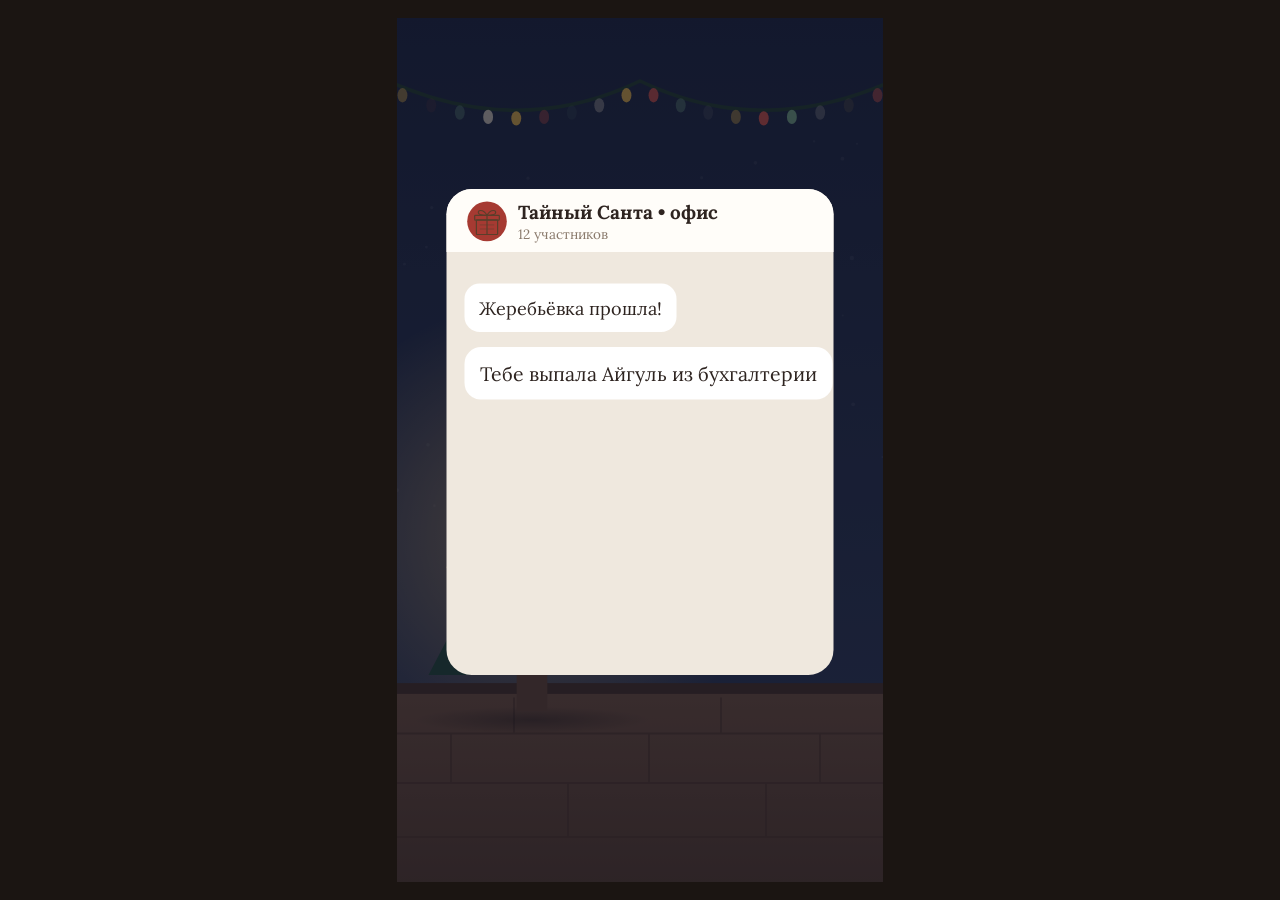
<file: videos/03-tainyi-santa/index.html>
<!doctype html>
<html lang="ru">
<head>
<meta charset="utf-8">
<title>My Warm Box — Тайный Санта</title>
<link rel="preconnect" href="https://fonts.googleapis.com">
<link href="https://fonts.googleapis.com/css2?family=Lora:wght@500;700&family=Caveat:wght@600;700&display=block" rel="stylesheet">
<style>
  html, body { margin: 0; padding: 0; background: #1b1512; }
  body { display: flex; justify-content: center; align-items: center; min-height: 100vh; }
  #stage { width: 1080px; height: 1920px; display: block; }
  body.preview #stage { width: auto; height: 96vh; aspect-ratio: 9 / 16; }
  .serif { font-family: 'Lora', serif; }
  .hand { font-family: 'Caveat', cursive; }
</style>
</head>
<body>
<svg id="stage" viewBox="0 0 1080 1920" xmlns="http://www.w3.org/2000/svg">
  <defs>
    <linearGradient id="wall" x1="0" y1="0" x2="0" y2="1">
      <stop offset="0" stop-color="#1C2540"/>
      <stop offset="1" stop-color="#34405F"/>
    </linearGradient>
    <linearGradient id="floor" x1="0" y1="0" x2="0" y2="1">
      <stop offset="0" stop-color="#7A5640"/>
      <stop offset="1" stop-color="#5E412F"/>
    </linearGradient>
    <radialGradient id="warmGlow">
      <stop offset="0" stop-color="#FFC977" stop-opacity="0.55"/>
      <stop offset="1" stop-color="#FFC977" stop-opacity="0"/>
    </radialGradient>
    <radialGradient id="shadow">
      <stop offset="0" stop-color="#1A1210" stop-opacity="0.4"/>
      <stop offset="1" stop-color="#1A1210" stop-opacity="0"/>
    </radialGradient>
    <pattern id="knitCream" width="26" height="22" patternUnits="userSpaceOnUse">
      <rect width="26" height="22" fill="#FBF6EE"/>
      <path d="M3 2 Q7 15 13 20 M23 2 Q19 15 13 20" stroke="#E3D5C1" stroke-width="3.2" fill="none" stroke-linecap="round"/>
    </pattern>
    <pattern id="knitLatte" width="26" height="22" patternUnits="userSpaceOnUse">
      <rect width="26" height="22" fill="#E9D8C1"/>
      <path d="M3 2 Q7 15 13 20 M23 2 Q19 15 13 20" stroke="#D2BB9E" stroke-width="3.2" fill="none" stroke-linecap="round"/>
    </pattern>
    <pattern id="ribCream" width="16" height="16" patternUnits="userSpaceOnUse">
      <rect width="16" height="16" fill="#F3EADD"/>
      <path d="M8 0 V16" stroke="#DCCBB4" stroke-width="5"/>
    </pattern>
    <pattern id="ribLatte" width="16" height="16" patternUnits="userSpaceOnUse">
      <rect width="16" height="16" fill="#E0CCB1"/>
      <path d="M8 0 V16" stroke="#C9B091" stroke-width="5"/>
    </pattern>
    <linearGradient id="windowGlass" x1="0" y1="0" x2="1" y2="1">
      <stop offset="0" stop-color="#FFFFFF" stop-opacity="0.55"/>
      <stop offset="0.45" stop-color="#FFFFFF" stop-opacity="0.08"/>
      <stop offset="0.55" stop-color="#FFFFFF" stop-opacity="0.3"/>
      <stop offset="1" stop-color="#FFFFFF" stop-opacity="0.05"/>
    </linearGradient>
    <!-- ===== items (same as video 1) ===== -->
    <g id="hatBody">
      <path d="M-118,70 C-122,-50 -70,-118 0,-118 C70,-118 122,-50 118,70 Z" fill="url(#knitCream)" stroke="#D8C8B2" stroke-width="3"/>
      <rect x="-136" y="40" width="272" height="80" rx="20" fill="url(#ribCream)" stroke="#D8C8B2" stroke-width="3"/>
      <circle cx="0" cy="-140" r="48" fill="#FFFDF8" stroke="#E2D4C0" stroke-width="6" stroke-dasharray="3 7" stroke-linecap="round"/>
      <circle cx="-12" cy="-152" r="14" fill="#FFFFFF" opacity="0.8"/>
    </g>
    <g id="scarf">
      <path d="M-95,-120 C-140,-40 -40,10 -70,110 L-10,120 C10,20 -80,-40 -35,-128 Z" fill="url(#knitLatte)" stroke="#C9B091" stroke-width="3"/>
      <path d="M95,-120 C140,-40 40,10 70,110 L10,120 C-10,20 80,-40 35,-128 Z" fill="url(#knitLatte)" stroke="#C9B091" stroke-width="3"/>
      <path d="M-100,-128 Q0,-160 100,-128 L92,-82 Q0,-112 -92,-82 Z" fill="url(#knitLatte)" stroke="#C9B091" stroke-width="3"/>
      <rect x="-82" y="72" width="64" height="14" fill="#A63A32" opacity="0.85" transform="rotate(8 -50 80)"/>
      <rect x="18" y="72" width="64" height="14" fill="#A63A32" opacity="0.85" transform="rotate(-8 50 80)"/>
      <g stroke="#C9B091" stroke-width="5" stroke-linecap="round">
        <path d="M-66,118 v32 M-52,120 v34 M-38,121 v30 M-24,122 v33 M-12,122 v28"/>
        <path d="M66,118 v32 M52,120 v34 M38,121 v30 M24,122 v33 M12,122 v28"/>
      </g>
    </g>
    <g id="glove">
      <rect x="-58" y="58" width="116" height="62" rx="14" fill="url(#ribCream)" stroke="#D8C8B2" stroke-width="3"/>
      <rect x="-24" y="-150" width="28" height="104" rx="14" fill="url(#knitCream)" stroke="#D8C8B2" stroke-width="3"/>
      <rect x="6" y="-140" width="28" height="96" rx="14" fill="url(#knitCream)" stroke="#D8C8B2" stroke-width="3"/>
      <rect x="-54" y="-136" width="28" height="92" rx="14" fill="url(#knitCream)" stroke="#D8C8B2" stroke-width="3"/>
      <rect x="34" y="-116" width="26" height="76" rx="13" fill="url(#knitCream)" stroke="#D8C8B2" stroke-width="3"/>
      <rect x="-58" y="-60" width="118" height="126" rx="34" fill="url(#knitCream)" stroke="#D8C8B2" stroke-width="3"/>
      <rect x="-104" y="-40" width="30" height="88" rx="15" fill="url(#knitCream)" stroke="#D8C8B2" stroke-width="3" transform="rotate(-38 -60 20)"/>
    </g>
    <g id="gloves">
      <use href="#glove" transform="translate(-62 10) rotate(-12) scale(0.95)"/>
      <use href="#glove" transform="translate(62 10) rotate(12) scale(-0.95 0.95)"/>
    </g>
    <g id="sock">
      <path d="M-46,-120 L46,-120 L46,30 C46,62 66,74 100,76 C142,80 150,140 104,146 L-8,146 C-56,146 -52,96 -46,56 Z" fill="url(#knitLatte)" stroke="#C9B091" stroke-width="3"/>
      <rect x="-52" y="-150" width="104" height="54" rx="12" fill="url(#ribLatte)" stroke="#C9B091" stroke-width="3"/>
    </g>
    <g id="socks">
      <use href="#sock" transform="translate(-50 0) rotate(-8) scale(0.85)"/>
      <use href="#sock" transform="translate(40 18) rotate(6) scale(0.85)"/>
    </g>
    <g id="card">
      <g transform="rotate(-6)">
        <rect x="-110" y="-140" width="220" height="290" rx="10" fill="#FFFDF9" stroke="#E2D6C6" stroke-width="3"/>
        <rect x="-110" y="-140" width="220" height="16" fill="#A63A32"/>
        <path d="M0,-28 C-30,-62 -72,-30 -40,6 L0,40 L40,6 C72,-30 30,-62 0,-28 Z" fill="#A63A32"/>
        <text x="0" y="98" text-anchor="middle" class="hand" font-size="46" fill="#5A3E2B">С любовью</text>
      </g>
    </g>
    <g id="mitten">
      <rect x="-30" y="-50" width="60" height="20" rx="8" fill="url(#ribCream)" stroke="#D8C8B2" stroke-width="3"/>
      <ellipse cx="27" cy="-6" rx="13" ry="21" fill="url(#knitCream)" stroke="#D8C8B2" stroke-width="3" transform="rotate(-20 27 -6)"/>
      <rect x="-30" y="-34" width="60" height="76" rx="28" fill="url(#knitCream)" stroke="#D8C8B2" stroke-width="3"/>
    </g>
    <path id="heart" d="M0,-12 C-14,-30 -40,-14 -22,6 L0,26 L22,6 C40,-14 14,-30 0,-12 Z"/>
    <g id="logoIcon" fill="none" stroke="#5A3E2B" stroke-width="7" stroke-linejoin="round" stroke-linecap="round">
      <rect x="-62" y="-20" width="124" height="86" rx="4"/>
      <rect x="-72" y="-46" width="144" height="28" rx="4"/>
      <path d="M0,-46 V66"/>
      <path d="M0,-46 C-22,-86 -62,-78 -48,-56 C-40,-46 -16,-46 0,-46 Z"/>
      <path d="M0,-46 C22,-86 62,-78 48,-56 C40,-46 16,-46 0,-46 Z"/>
      <path d="M-40,10 L40,10" stroke-width="5" opacity="0.6"/>
      <path d="M-40,34 L40,34" stroke-width="5" opacity="0.6"/>
    </g>
  
  </defs>

  <!-- ===== room ===== -->
  <rect width="1080" height="1920" fill="url(#wall)"/>
  <g id="wallDots" fill="#FFFFFF" opacity="0.07"></g>
  <circle cx="300" cy="1150" r="520" fill="url(#warmGlow)" id="treeGlow"/>
  <rect y="1490" width="1080" height="430" fill="url(#floor)"/>
  <g stroke="#56392A" stroke-width="4" opacity="0.7">
    <path d="M0,1590 H1080 M0,1700 H1080 M0,1820 H1080"/>
    <path d="M260,1510 V1590 M720,1510 V1590 M120,1590 V1700 M560,1590 V1700 M940,1590 V1700 M380,1700 V1820 M820,1700 V1820"/>
  </g>
  <rect y="1478" width="1080" height="24" fill="#4C3426"/>
  <g id="garland">
    <path d="M-20,140 Q270,270 540,140 Q810,270 1100,140" stroke="#23402F" stroke-width="8" fill="none"/>
  </g>

  <!-- tree -->
  <g id="tree" transform="translate(300 0)">
    <ellipse cx="0" cy="1560" rx="260" ry="30" fill="url(#shadow)"/>
    <rect x="-34" y="1440" width="68" height="100" fill="#6B4A35"/>
    <path d="M0,1020 L230,1460 L-230,1460 Z" fill="#244B3A"/>
    <path d="M0,880 L190,1220 L-190,1220 Z" fill="#2D5C47"/>
    <path d="M0,760 L150,1010 L-150,1010 Z" fill="#356B52"/>
    <path d="M-150,1010 Q0,1060 150,1010 M-190,1220 Q0,1280 190,1220" stroke="#E9C46A" stroke-width="5" fill="none" opacity="0.7"/>
    <g id="ornaments">
      <circle cx="-60" cy="960" r="20" fill="#A63A32"/><circle cx="70" cy="930" r="17" fill="#F3E9D2"/>
      <circle cx="-110" cy="1170" r="22" fill="#F3E9D2"/><circle cx="40" cy="1140" r="22" fill="#A63A32"/>
      <circle cx="120" cy="1180" r="17" fill="#E9C46A"/><circle cx="-150" cy="1400" r="24" fill="#A63A32"/>
      <circle cx="-20" cy="1360" r="22" fill="#E9C46A"/><circle cx="140" cy="1390" r="24" fill="#F3E9D2"/>
    </g>
    <g id="treeLights"></g>
    <path id="star" d="M0,-46 L13,-14 L46,-14 L20,6 L30,40 L0,20 L-30,40 L-20,6 L-46,-14 L-13,-14 Z" fill="#F2C14E" transform="translate(0 750)"/>
  </g>

  <!-- box (placed under the tree by Santa) -->
  <g id="box">
    <ellipse cx="0" cy="205" rx="330" ry="34" fill="url(#shadow)"/>
    <rect x="-300" y="-180" width="600" height="370" rx="16" fill="#FFFDF9" stroke="#E2D6C6" stroke-width="4"/>
    <rect x="-224" y="-112" width="448" height="230" rx="12" fill="url(#knitCream)" stroke="#E2D6C6" stroke-width="4"/>
    <path d="M-224,30 C-120,-20 -40,60 60,10 C140,-30 200,20 224,0 L224,118 L-224,118 Z" fill="url(#knitLatte)" opacity="0.9"/>
    <rect x="-224" y="-112" width="448" height="230" rx="12" fill="url(#windowGlass)"/>
    <g id="lid">
      <rect x="-316" y="-232" width="632" height="76" rx="14" fill="#FFFDF9" stroke="#E2D6C6" stroke-width="4"/>
      <g id="lidRibbon">
        <rect x="-26" y="-232" width="52" height="76" fill="#A63A32"/>
        <rect x="-26" y="-156" width="52" height="346" fill="#A63A32" opacity="0.92"/>
      </g>
      <g id="bow" transform="translate(0 -236)">
        <path d="M0,0 C-40,-80 -150,-70 -120,-16 C-100,16 -40,8 0,0 Z" fill="#B8463C" stroke="#8E2E28" stroke-width="4"/>
        <path d="M0,0 C40,-80 150,-70 120,-16 C100,16 40,8 0,0 Z" fill="#B8463C" stroke="#8E2E28" stroke-width="4"/>
        <circle cx="0" cy="0" r="22" fill="#A63A32" stroke="#8E2E28" stroke-width="4"/>
      </g>
    </g>
  </g>
  <g id="tag">
    <path d="M0,-80 L0,-10" stroke="#E9C46A" stroke-width="3"/>
    <path d="M-80,-10 L80,-10 L80,60 L-80,60 L-104,25 Z" fill="#F7EEDF" stroke="#C9B091" stroke-width="3"/>
    <circle cx="-80" cy="25" r="7" fill="#C9B091"/>
    <text x="5" y="40" text-anchor="middle" class="hand" font-size="46" font-weight="700" fill="#A63A32">для Айгуль</text>
  </g>

  <!-- Santa -->
  <g id="santa">
    <ellipse cx="0" cy="240" rx="150" ry="22" fill="url(#shadow)"/>
    <g id="legL"><rect x="-58" y="100" width="42" height="115" rx="12" fill="#2A2220"/><ellipse cx="-44" cy="220" rx="42" ry="20" fill="#1E1A19"/></g>
    <g id="legR"><rect x="16" y="100" width="42" height="115" rx="12" fill="#2A2220"/><ellipse cx="44" cy="220" rx="42" ry="20" fill="#1E1A19"/></g>
    <rect x="-160" y="-100" width="52" height="150" rx="26" fill="#952F29" transform="rotate(-30 -134 -100)"/>
    <ellipse cx="0" cy="0" rx="132" ry="150" fill="#A63A32"/>
    <rect x="-16" y="-148" width="32" height="270" rx="12" fill="#FFF7EE"/>
    <rect x="-128" y="28" width="256" height="34" fill="#2A2220"/>
    <rect x="-26" y="22" width="52" height="46" rx="6" fill="none" stroke="#E9C46A" stroke-width="7"/>
    <rect x="-118" y="118" width="236" height="36" rx="18" fill="#FFF7EE"/>
    <circle cx="0" cy="-200" r="82" fill="#F2D3BC"/>
    <g fill="#FFFDF8">
      <circle cx="-58" cy="-160" r="40"/><circle cx="58" cy="-160" r="40"/><circle cx="0" cy="-130" r="52"/>
      <circle cx="-32" cy="-112" r="36"/><circle cx="32" cy="-112" r="36"/><circle cx="0" cy="-92" r="30"/>
    </g>
    <ellipse cx="-24" cy="-174" rx="28" ry="14" fill="#FFFDF8" stroke="#E6DCCD" stroke-width="2"/>
    <ellipse cx="24" cy="-174" rx="28" ry="14" fill="#FFFDF8" stroke="#E6DCCD" stroke-width="2"/>
    <circle cx="0" cy="-192" r="13" fill="#E39C86"/>
    <path d="M-80,-232 Q0,-252 80,-232 Q86,-200 52,-196 Q22,-194 9,-210 Q0,-217 -9,-210 Q-22,-194 -52,-196 Q-86,-200 -80,-232 Z" fill="#1E1A19"/>
    <ellipse cx="-38" cy="-218" rx="15" ry="9" fill="#FFFFFF"/>
    <ellipse cx="38" cy="-218" rx="15" ry="9" fill="#FFFFFF"/>
    <g id="pupils" fill="#1E1A19"><circle cx="-38" cy="-218" r="6"/><circle cx="38" cy="-218" r="6"/></g>
    <path d="M-88,-246 Q-60,-338 20,-346 Q96,-338 120,-282 L86,-246 Z" fill="#A63A32"/>
    <circle cx="124" cy="-280" r="25" fill="#FFF7EE"/>
    <rect x="-98" y="-268" width="196" height="40" rx="20" fill="#FFF7EE"/>
    <!-- arm holding / raised -->
    <g id="armR"><rect x="96" y="-100" width="52" height="150" rx="26" fill="#952F29"/><circle cx="122" cy="50" r="26" fill="#FFF7EE"/></g>
  </g>
  <g id="shh">
    <path d="M0,0 h300 a30,30 0 0 1 30,30 v70 a30,30 0 0 1 -30,30 h-230 l-40,40 l5,-40 h-35 a30,30 0 0 1 -30,-30 v-70 a30,30 0 0 1 30,-30 z" fill="#FFFDF9"/>
    <text x="150" y="88" text-anchor="middle" class="hand" font-size="62" font-weight="700" fill="#4A3426">Тсс… секрет!</text>
  </g>
  <g id="poof" fill="#FFFDF9"></g>

  <!-- checklist card -->
  <g id="list">
    <rect x="560" y="500" width="470" height="840" rx="34" fill="#FBF6EE" stroke="#E2D6C6" stroke-width="4"/>
    <text x="795" y="600" text-anchor="middle" class="serif" font-size="52" font-weight="700" fill="#4A3426">Внутри бокса:</text>
    <path d="M610,630 H980" stroke="#E2D6C6" stroke-width="4"/>
    <g id="rows"></g>
  </g>
  <g id="items"></g>

  <g id="headline" text-anchor="middle">
    <text x="540" y="330" class="serif" font-size="88" font-weight="700" fill="#F7EBDD">Подойдёт любому</text>
    <text x="540" y="420" class="hand" font-size="64" fill="#F2C9A0">даже если вы почти не знакомы</text>
  </g>
  <g id="price">
    <circle cx="0" cy="0" r="132" fill="#A63A32" stroke="#F7EBDD" stroke-width="4"/>
    <circle cx="0" cy="0" r="116" fill="none" stroke="#F4ECE2" stroke-width="3" stroke-dasharray="6 8"/>
    <text x="0" y="-44" text-anchor="middle" class="hand" font-size="50" fill="#F8EEE2">всего</text>
    <text x="0" y="22" text-anchor="middle" class="serif" font-size="74" font-weight="700" fill="#FFFDF9">1 699</text>
    <text x="0" y="74" text-anchor="middle" class="serif" font-size="42" font-weight="500" fill="#F8EEE2">сом</text>
  </g>
  <text id="budget" x="800" y="1720" text-anchor="middle" class="hand" font-size="60" font-weight="700" fill="#F7EBDD">вписывается в бюджет!</text>

  <!-- phone chat (intro) -->
  <rect id="scrim" width="1080" height="1920" fill="#0E1222" opacity="0.55"/>
  <g id="phone">
    <rect x="110" y="380" width="860" height="1080" rx="56" fill="#EFE8DE"/>
    <path d="M110,436 a56,56 0 0 1 56,-56 h748 a56,56 0 0 1 56,56 v84 h-860 z" fill="#FFFDF9"/>
    <circle cx="200" cy="452" r="44" fill="#A63A32"/>
    <use href="#logoIcon" transform="translate(200 456) scale(0.38)" style="stroke:#FFFDF9"/>
    <text x="268" y="446" class="serif" font-size="42" font-weight="700" fill="#2E2420">Тайный Санта • офис</text>
    <text x="268" y="490" class="serif" font-size="30" fill="#8A7A6C">12 участников</text>
    <g id="bubbles"></g>
  </g>
  <g id="qmarks" class="serif" font-weight="700" text-anchor="middle"></g>

  <!-- outro -->
  <rect id="outroBg" width="1080" height="1920" fill="#F4ECE2" opacity="0"/>
  <g id="outro">
    <g id="logo" transform="translate(540 760)">
      <circle r="250" fill="#F7F0E6" stroke="#5A3E2B" stroke-width="5"/>
      <use href="#logoIcon" transform="translate(0 -92) scale(0.9)"/>
      <text x="0" y="70" text-anchor="middle" class="serif" font-size="88" font-weight="700" fill="#5A3E2B">My Warm</text>
      <text x="0" y="160" text-anchor="middle" class="serif" font-size="88" font-weight="700" fill="#5A3E2B">Box</text>
    </g>
    <text id="tagline" x="540" y="1150" text-anchor="middle" class="hand" font-size="84" fill="#7A5A44">Подарок, который греет</text>
    <text id="cities" x="540" y="1265" text-anchor="middle" class="serif" font-size="50" font-weight="500" fill="#4A3426">Бишкек  •  Ош</text>
    <g id="cta">
      <rect x="190" y="1340" width="700" height="120" rx="60" fill="#A63A32"/>
      <text x="540" y="1418" text-anchor="middle" class="serif" font-size="48" font-weight="700" fill="#FFFDF9">Заказ в Direct / WhatsApp</text>
    </g>
  </g>
</svg>

<script>
(() => {
  const DURATION = 18;
  const NS = 'http://www.w3.org/2000/svg';
  const $ = id => document.getElementById(id);
  const clamp = (x, a = 0, b = 1) => Math.min(b, Math.max(a, x));
  const seg = (t, a, b) => clamp((t - a) / (b - a));
  const lerp = (a, b, p) => a + (b - a) * p;
  const easeOutCubic = p => 1 - Math.pow(1 - p, 3);
  const easeInCubic = p => p * p * p;
  const easeInOut = p => p < .5 ? 4 * p * p * p : 1 - Math.pow(-2 * p + 2, 3) / 2;
  const easeOutBack = p => { const c = 1.9; return 1 + (c + 1) * Math.pow(p - 1, 3) + c * Math.pow(p - 1, 2); };
  let seed = 5;
  const rnd = () => (seed = (seed * 16807) % 2147483647) / 2147483647;
  const set = (el, tr, op) => {
    if (tr !== undefined) el.setAttribute('transform', tr);
    if (op !== undefined) el.setAttribute('opacity', clamp(op).toFixed(3));
  };
  const mk = (tag, attrs, parent) => {
    const e = document.createElementNS(NS, tag);
    for (const k in attrs) e.setAttribute(k, attrs[k]);
    parent.appendChild(e); return e;
  };

  // ---------- decor ----------
  for (let i = 0; i < 60; i++) mk('circle', { cx: rnd() * 1080, cy: 260 + rnd() * 1200, r: 2 + rnd() * 3 }, $('wallDots'));
  const BULB_COLORS = ['#F5C04A', '#E0574A', '#8FCB9B', '#F3E9D2'];
  const bulbs = [];
  const qpt = (p0, p1, p2, u) => (1 - u) * (1 - u) * p0 + 2 * (1 - u) * u * p1 + u * u * p2;
  for (let k = 0; k < 18; k++) {
    const half = k < 9 ? 0 : 1, u = ((k % 9) + 0.5) / 9;
    const x0 = half ? 540 : -20, x2 = half ? 1100 : 540, x1 = half ? 810 : 270;
    const x = qpt(x0, x1, x2, u), y = qpt(140, 270, 140, u);
    bulbs.push({ el: mk('ellipse', { cx: x, cy: y + 18, rx: 11, ry: 16, fill: BULB_COLORS[k % 4] }, $('garland')), ph: k * 1.3 });
  }
  const TL = [[-80, 900], [60, 990], [-120, 1080], [100, 1060], [-40, 1190], [150, 1270], [-170, 1290], [10, 1300], [-90, 1430], [80, 1440], [190, 1430], [-30, 1010]];
  TL.forEach(([x, y], k) => bulbs.push({ el: mk('circle', { cx: x, cy: y, r: 9, fill: BULB_COLORS[(k + 1) % 4] }, $('treeLights')), ph: k * 2.1 }));

  // ---------- chat bubbles ----------
  const MSGS = [
    { side: 'L', text: 'Жеребьёвка прошла!', t: 0.3, y: 590 },
    { side: 'L', text: 'Тебе выпала Айгуль из бухгалтерии', t: 0.9, y: 740 },
    { side: 'R', text: 'Мы даже не знакомы…', t: 1.6, y: 930 },
    { side: 'R', text: 'Что дарить?! Бюджет 2000 сом', t: 2.2, y: 1080 },
  ];
  MSGS.forEach(m => {
    const g = mk('g', {}, $('bubbles'));
    const r = mk('rect', { rx: 34, fill: m.side === 'L' ? '#FFFFFF' : '#A63A32' }, g);
    const tx = mk('text', { class: 'serif', 'font-size': 40, fill: m.side === 'L' ? '#2E2420' : '#FFFDF9' }, g);
    tx.textContent = m.text;
    m.g = g; m.r = r; m.tx = tx;
  });
  const layoutBubbles = () => MSGS.forEach(m => {
    const w = m.tx.getComputedTextLength() + 64;
    const x = m.side === 'L' ? 150 : 930 - w;
    m.r.setAttribute('x', x); m.r.setAttribute('y', m.y); m.r.setAttribute('width', w); m.r.setAttribute('height', 108);
    m.tx.setAttribute('x', x + 32); m.tx.setAttribute('y', m.y + 69);
    m.ox = m.side === 'L' ? x : x + w; m.oy = m.y + 108;
  });
  const QM = [[190, 330, '#F7EBDD', -14], [900, 300, '#F2C14E', 12], [140, 1560, '#F2C14E', 10], [930, 1540, '#F7EBDD', -10], [540, 250, '#E0574A', 0], [980, 900, '#E0574A', 16]];
  const qms = QM.map(([x, y, c, r], k) => { const e = mk('text', { 'font-size': 150, fill: c }, $('qmarks')); e.textContent = '?'; return { e, x, y, r, s0: 2.6 + k * 0.12 }; });

  // ---------- poof particles ----------
  const puffs = [...Array(10)].map((_, k) => ({ el: mk('circle', {}, $('poof')), a: k / 10 * Math.PI * 2, d: 120 + rnd() * 80, r: 30 + rnd() * 25 }));

  // ---------- checklist rows + flying items ----------
  const ITEMS = [
    { id: 'hatBody', label: 'шапка',    s: 0.26 },
    { id: 'scarf',   label: 'шарф',     s: 0.27 },
    { id: 'gloves',  label: 'перчатки', s: 0.24 },
    { id: 'socks',   label: 'носки',    s: 0.27 },
    { id: 'card',    label: 'открытка', s: 0.24 },
  ];
  const BOXP = { x: 330, y: 1610, s: 0.45 };
  ITEMS.forEach((it, i) => {
    it.y = 720 + i * 130; it.x = 640;
    it.s0 = 8.7 + i * 0.7; it.land = it.s0 + 0.6;
    it.lbl = mk('text', { x: 715, y: it.y + 20, class: 'hand', 'font-size': 62, 'font-weight': 700, fill: '#4A3426' }, $('rows'));
    it.lbl.textContent = it.label;
    it.chk = mk('path', { d: `M950,${it.y} l16,18 l32,-38`, stroke: '#A63A32', 'stroke-width': 10, fill: 'none', 'stroke-linecap': 'round', 'stroke-linejoin': 'round', 'stroke-dasharray': 80 }, $('rows'));
    it.g = mk('use', { href: '#' + it.id }, $('items'));
  });

  // ---------- render ----------
  function render(t) {
    bulbs.forEach(b => b.el.setAttribute('opacity', (0.55 + 0.45 * Math.sin(t * 3 + b.ph)).toFixed(3)));
    set($('star'), `translate(0 750) scale(${(1 + 0.06 * Math.sin(t * 4)).toFixed(3)}) rotate(${(Math.sin(t * 1.5) * 4).toFixed(2)})`);
    set($('treeGlow'), undefined, 0.8 + 0.2 * Math.sin(t * 2));

    // --- intro chat 0–3.9 ---
    const out = easeInCubic(seg(t, 3.4, 3.9));
    set($('scrim'), undefined, 0.6 * (1 - out));
    set($('phone'), `translate(0 ${1700 * out})`, 1 - seg(t, 3.75, 3.9));
    MSGS.forEach(m => {
      const p = seg(t, m.t, m.t + 0.35);
      const s = easeOutBack(p);
      set(m.g, `translate(${m.ox} ${m.oy}) scale(${(0.001 + s).toFixed(3)}) translate(${-m.ox} ${-m.oy})`, p > 0 ? 1 : 0);
    });
    qms.forEach((q, k) => {
      const p = seg(t, q.s0, q.s0 + 0.35), o = seg(t, 3.3, 3.6);
      const wob = Math.sin(t * 9 + k) * 6;
      set(q.e, `translate(${q.x} ${q.y}) rotate(${q.r + wob}) scale(${(0.001 + easeOutBack(p)).toFixed(3)})`, p > 0 ? 1 - o : 0);
    });

    // --- Santa sneaks in 3.9–5.8, places box 5.8–6.25, shh 6.25–6.95, poof 6.95–7.25 ---
    const walk = seg(t, 3.9, 5.8);
    const sx = lerp(1300, 700, walk);
    const stepPh = (t - 3.9) / 0.32;
    const walking = t > 3.9 && t < 5.8;
    const bob = walking ? -Math.abs(Math.sin(Math.PI * stepPh)) * 34 : 0;
    const lean = walking ? Math.sin(Math.PI * stepPh) * 4 : 0;
    const legA = walking ? Math.sin(Math.PI * stepPh) * 18 : 0;
    set($('legL'), `rotate(${legA} -37 100)`);
    set($('legR'), `rotate(${-legA} 37 100)`);
    const sy = 1415 + bob;
    const shhP = easeInOut(seg(t, 6.2, 6.45));
    set($('armR'), `rotate(${lerp(0, -150, shhP)} 122 -90)`);
    $('pupils').setAttribute('transform', `translate(${(walking ? Math.sin(t * 3) * 6 : lerp(-6, 0, shhP)).toFixed(1)} 0)`);
    const poofP = seg(t, 6.95, 7.25);
    const sScale = 1 - easeInCubic(poofP);
    set($('santa'), `translate(${sx.toFixed(1)} ${sy.toFixed(1)}) rotate(${lean - 30 * poofP}) scale(${(0.001 + sScale).toFixed(3)})`, t < 3.9 || t > 7.25 ? 0 : 1);
    set($('shh'), `translate(${sx - 380} ${1415 - 470}) scale(${(0.001 + easeOutBack(seg(t, 6.3, 6.55))).toFixed(3)})`, t > 6.3 && t < 6.95 ? 1 : 0);
    puffs.forEach(pf => {
      const p = easeOutCubic(poofP);
      pf.el.setAttribute('cx', (sx + Math.cos(pf.a) * pf.d * p).toFixed(1));
      pf.el.setAttribute('cy', (1300 + Math.sin(pf.a) * pf.d * p).toFixed(1));
      pf.el.setAttribute('r', (pf.r * (0.4 + p)).toFixed(1));
      pf.el.setAttribute('opacity', poofP > 0 ? (1 - seg(t, 7.15, 7.6)).toFixed(3) : 0);
    });

    // box: carried by Santa, then placed under the tree
    const place = easeInOut(seg(t, 5.8, 6.2));
    const carriedX = sx - 40, carriedY = sy + 40;
    const bx = lerp(carriedX, BOXP.x, place), by = lerp(carriedY, BOXP.y, place) - 120 * Math.sin(Math.PI * place);
    const bs = lerp(0.36, BOXP.s, place);
    set($('box'), `translate(${bx.toFixed(1)} ${by.toFixed(1)}) scale(${bs.toFixed(3)})`, t < 3.9 ? 0 : 1);
    // tag swing 7.3+
    const tp = seg(t, 7.3, 7.6), tagOut = seg(t, 8.0, 8.3);
    set($('tag'), `translate(500 1520) rotate(${(Math.sin((t - 7.3) * 7) * 14 * Math.exp(-(t - 7.3) * 2)).toFixed(2)} 0 -80) scale(${(0.001 + easeOutBack(tp)).toFixed(3)})`, tp > 0 ? 1 - tagOut : 0);
    // open
    const pull = easeInCubic(seg(t, 7.9, 8.15));
    set($('bow'), `translate(0 ${-236 - 60 * pull}) scale(${1 - pull})`, 1 - pull);
    set($('lidRibbon'), undefined, 1 - seg(t, 7.95, 8.2));
    const lo = easeInCubic(seg(t, 8.1, 8.55));
    set($('lid'), `translate(${-300 * lo} ${-900 * lo}) rotate(${-40 * lo})`, 1 - seg(t, 8.4, 8.55));

    // checklist
    const lp = seg(t, 8.2, 8.6);
    set($('list'), `translate(795 920) rotate(2) scale(${(0.001 + easeOutBack(lp)).toFixed(3)}) translate(-795 -920)`, lp > 0 ? 1 : 0);
    const boxTop = BOXP.y - 180 * BOXP.s;
    ITEMS.forEach((it, i) => {
      const p = seg(t, it.s0, it.land), pe = easeOutCubic(p);
      const x = lerp(BOXP.x, it.x, pe), y = lerp(boxTop, it.y, pe) - 280 * Math.sin(Math.PI * p);
      const sc = lerp(0.1, it.s, easeOutBack(p));
      set(it.g, `translate(${x.toFixed(1)} ${y.toFixed(1)}) rotate(${lerp(-40, 0, pe).toFixed(1)}) scale(${sc.toFixed(3)})`, p > 0 ? 1 : 0);
      const la = easeOutCubic(seg(t, it.land - 0.1, it.land + 0.25));
      set(it.lbl, `translate(${lerp(-20, 0, la)} 0)`, la);
      it.chk.setAttribute('stroke-dashoffset', (80 * (1 - easeOutCubic(seg(t, it.land + 0.05, it.land + 0.35)))).toFixed(1));
    });

    // headline + price
    const hp = easeOutCubic(seg(t, 12.0, 12.6));
    set($('headline'), `translate(0 ${lerp(-40, 0, hp)})`, hp);
    const pp = seg(t, 12.7, 13.3);
    const pulse = t > 13.3 ? 1 + 0.04 * Math.sin((t - 13.3) * 6) : 1;
    set($('price'), `translate(800 1520) rotate(${lerp(-40, -8, easeOutCubic(pp))}) scale(${(0.95 * easeOutBack(pp) * pulse).toFixed(3)})`, pp > 0 ? 1 : 0);
    const bg = easeOutCubic(seg(t, 13.1, 13.6));
    set($('budget'), `translate(0 ${lerp(25, 0, bg)})`, bg);

    // outro 14.4+
    set($('outroBg'), undefined, easeInOut(seg(t, 14.4, 15.0)));
    const lg = seg(t, 14.8, 15.6);
    set($('logo'), `translate(540 760) scale(${(0.001 + easeOutBack(lg)).toFixed(3)})`, lg > 0 ? 1 : 0);
    const tg = easeOutCubic(seg(t, 15.4, 16.0));
    set($('tagline'), `translate(0 ${lerp(30, 0, tg)})`, tg);
    const ct = easeOutCubic(seg(t, 15.8, 16.4));
    set($('cities'), `translate(0 ${lerp(30, 0, ct)})`, ct);
    const cta = seg(t, 16.2, 16.8);
    const ctaPulse = t > 16.8 ? 1 + 0.03 * Math.sin((t - 16.8) * 5) : 1;
    set($('cta'), `translate(540 1400) scale(${(0.001 + easeOutBack(cta) * ctaPulse).toFixed(3)}) translate(-540 -1400)`, cta > 0 ? 1 : 0);
  }

  window.DURATION = DURATION;
  window.renderAt = t => { if (!window.__laid) { layoutBubbles(); window.__laid = 1; } render(t); };
  const params = new URLSearchParams(location.search);
  if (params.has('render')) return;
  document.body.classList.add('preview');
  document.fonts.ready.then(() => {
    if (params.has('t')) { window.renderAt(parseFloat(params.get('t'))); return; }
    let start = null;
    const loop = ts => { if (start === null) start = ts; window.renderAt(((ts - start) / 1000) % DURATION); requestAnimationFrame(loop); };
    requestAnimationFrame(loop);
  });
})();
</script>
</body>
</html>
</file>
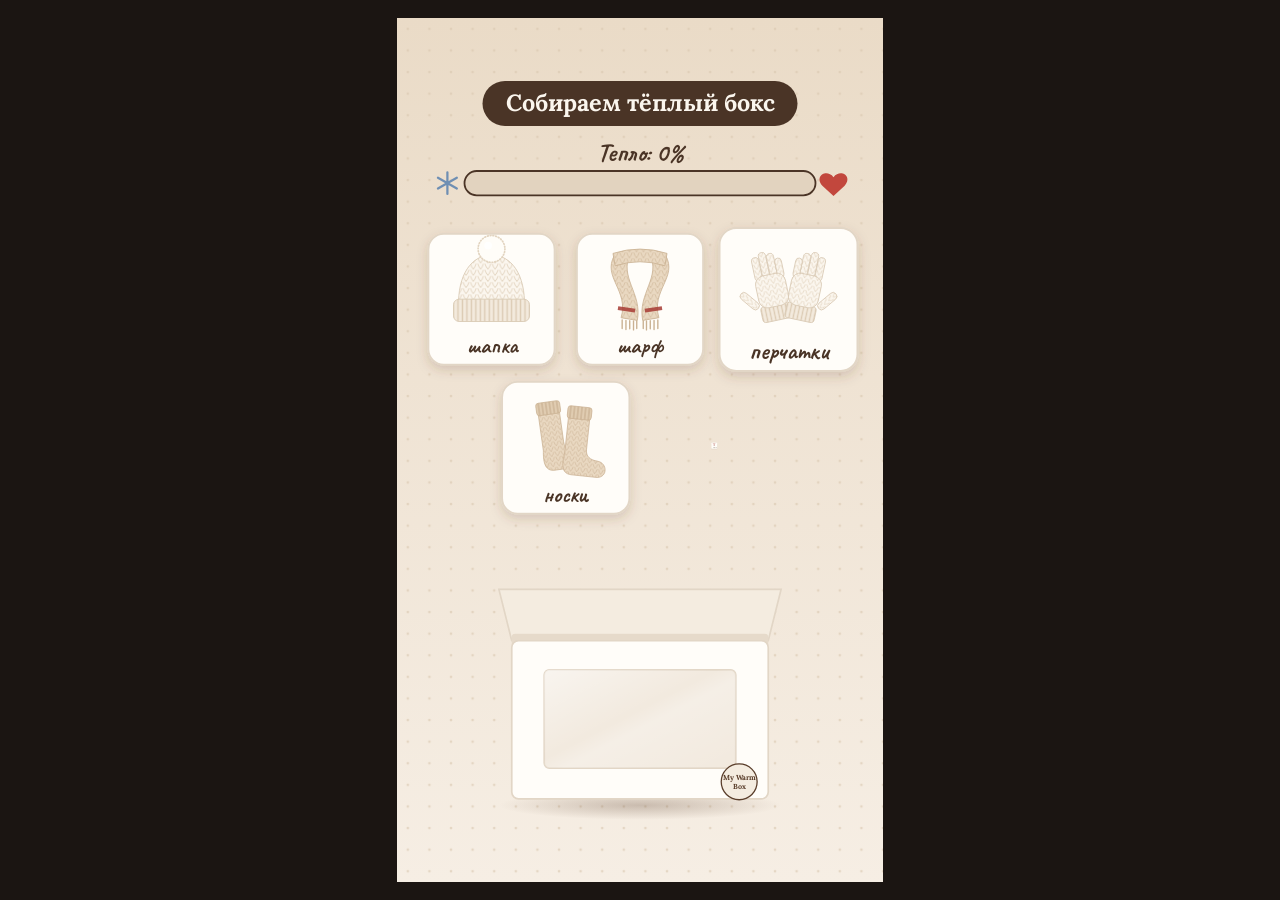
<file: videos/06-soberi-boks/index.html>
<!doctype html>
<html lang="ru">
<head>
<meta charset="utf-8">
<title>My Warm Box — Собираем бокс</title>
<link rel="preconnect" href="https://fonts.googleapis.com">
<link href="https://fonts.googleapis.com/css2?family=Lora:wght@500;700&family=Caveat:wght@600;700&display=block" rel="stylesheet">
<style>
  html, body { margin: 0; padding: 0; background: #1b1512; }
  body { display: flex; justify-content: center; align-items: center; min-height: 100vh; }
  #stage { width: 1080px; height: 1920px; display: block; }
  body.preview #stage { width: auto; height: 96vh; aspect-ratio: 9 / 16; }
  .serif { font-family: 'Lora', serif; }
  .hand { font-family: 'Caveat', cursive; }
</style>
</head>
<body>
<svg id="stage" viewBox="0 0 1080 1920" xmlns="http://www.w3.org/2000/svg">
  <defs>
    <linearGradient id="bg" x1="0" y1="0" x2="0" y2="1">
      <stop offset="0" stop-color="#EADBC7"/>
      <stop offset="1" stop-color="#F6EEE4"/>
    </linearGradient>
    <pattern id="dots" width="48" height="48" patternUnits="userSpaceOnUse">
      <circle cx="24" cy="24" r="3" fill="#D9C7AF"/>
    </pattern>
    <linearGradient id="meterFill" gradientUnits="userSpaceOnUse" x1="150" y1="0" x2="930" y2="0">
      <stop offset="0" stop-color="#8FB0D3"/>
      <stop offset="0.5" stop-color="#F2B65A"/>
      <stop offset="1" stop-color="#C2473D"/>
    </linearGradient>
    <radialGradient id="shadow">
      <stop offset="0" stop-color="#5A3E2B" stop-opacity="0.28"/>
      <stop offset="1" stop-color="#5A3E2B" stop-opacity="0"/>
    </radialGradient>
    <filter id="cardShadow" x="-20%" y="-20%" width="140%" height="150%">
      <feDropShadow dx="0" dy="10" stdDeviation="12" flood-color="#5A3E2B" flood-opacity="0.18"/>
    </filter>
    <pattern id="knitCream" width="26" height="22" patternUnits="userSpaceOnUse">
      <rect width="26" height="22" fill="#FBF6EE"/>
      <path d="M3 2 Q7 15 13 20 M23 2 Q19 15 13 20" stroke="#E3D5C1" stroke-width="3.2" fill="none" stroke-linecap="round"/>
    </pattern>
    <pattern id="knitLatte" width="26" height="22" patternUnits="userSpaceOnUse">
      <rect width="26" height="22" fill="#E9D8C1"/>
      <path d="M3 2 Q7 15 13 20 M23 2 Q19 15 13 20" stroke="#D2BB9E" stroke-width="3.2" fill="none" stroke-linecap="round"/>
    </pattern>
    <pattern id="ribCream" width="16" height="16" patternUnits="userSpaceOnUse">
      <rect width="16" height="16" fill="#F3EADD"/>
      <path d="M8 0 V16" stroke="#DCCBB4" stroke-width="5"/>
    </pattern>
    <pattern id="ribLatte" width="16" height="16" patternUnits="userSpaceOnUse">
      <rect width="16" height="16" fill="#E0CCB1"/>
      <path d="M8 0 V16" stroke="#C9B091" stroke-width="5"/>
    </pattern>
    <linearGradient id="windowGlass" x1="0" y1="0" x2="1" y2="1">
      <stop offset="0" stop-color="#FFFFFF" stop-opacity="0.55"/>
      <stop offset="0.45" stop-color="#FFFFFF" stop-opacity="0.08"/>
      <stop offset="0.55" stop-color="#FFFFFF" stop-opacity="0.3"/>
      <stop offset="1" stop-color="#FFFFFF" stop-opacity="0.05"/>
    </linearGradient>
    <clipPath id="winClip"><rect x="-224" y="-112" width="448" height="230" rx="12"/></clipPath>
    <g id="pointer" stroke="#4A3426" stroke-width="5" stroke-linejoin="round">
      <rect x="-44" y="150" width="96" height="34" rx="10" fill="#A63A32"/>
      <rect x="-40" y="62" width="88" height="96" rx="30" fill="#FFFDF9"/>
      <rect x="-15" y="0" width="30" height="100" rx="15" fill="#FFFDF9"/>
      <rect x="14" y="52" width="26" height="50" rx="13" fill="#FFFDF9"/>
      <rect x="38" y="64" width="24" height="44" rx="12" fill="#FFFDF9"/>
      <ellipse cx="-44" cy="104" rx="16" ry="28" fill="#FFFDF9" transform="rotate(-30 -44 104)"/>
    </g>
    <!-- ===== items (same as video 1) ===== -->
    <g id="hatBody">
      <path d="M-118,70 C-122,-50 -70,-118 0,-118 C70,-118 122,-50 118,70 Z" fill="url(#knitCream)" stroke="#D8C8B2" stroke-width="3"/>
      <rect x="-136" y="40" width="272" height="80" rx="20" fill="url(#ribCream)" stroke="#D8C8B2" stroke-width="3"/>
      <circle cx="0" cy="-140" r="48" fill="#FFFDF8" stroke="#E2D4C0" stroke-width="6" stroke-dasharray="3 7" stroke-linecap="round"/>
      <circle cx="-12" cy="-152" r="14" fill="#FFFFFF" opacity="0.8"/>
    </g>
    <g id="scarf">
      <path d="M-95,-120 C-140,-40 -40,10 -70,110 L-10,120 C10,20 -80,-40 -35,-128 Z" fill="url(#knitLatte)" stroke="#C9B091" stroke-width="3"/>
      <path d="M95,-120 C140,-40 40,10 70,110 L10,120 C-10,20 80,-40 35,-128 Z" fill="url(#knitLatte)" stroke="#C9B091" stroke-width="3"/>
      <path d="M-100,-128 Q0,-160 100,-128 L92,-82 Q0,-112 -92,-82 Z" fill="url(#knitLatte)" stroke="#C9B091" stroke-width="3"/>
      <rect x="-82" y="72" width="64" height="14" fill="#A63A32" opacity="0.85" transform="rotate(8 -50 80)"/>
      <rect x="18" y="72" width="64" height="14" fill="#A63A32" opacity="0.85" transform="rotate(-8 50 80)"/>
      <g stroke="#C9B091" stroke-width="5" stroke-linecap="round">
        <path d="M-66,118 v32 M-52,120 v34 M-38,121 v30 M-24,122 v33 M-12,122 v28"/>
        <path d="M66,118 v32 M52,120 v34 M38,121 v30 M24,122 v33 M12,122 v28"/>
      </g>
    </g>
    <g id="glove">
      <rect x="-58" y="58" width="116" height="62" rx="14" fill="url(#ribCream)" stroke="#D8C8B2" stroke-width="3"/>
      <rect x="-24" y="-150" width="28" height="104" rx="14" fill="url(#knitCream)" stroke="#D8C8B2" stroke-width="3"/>
      <rect x="6" y="-140" width="28" height="96" rx="14" fill="url(#knitCream)" stroke="#D8C8B2" stroke-width="3"/>
      <rect x="-54" y="-136" width="28" height="92" rx="14" fill="url(#knitCream)" stroke="#D8C8B2" stroke-width="3"/>
      <rect x="34" y="-116" width="26" height="76" rx="13" fill="url(#knitCream)" stroke="#D8C8B2" stroke-width="3"/>
      <rect x="-58" y="-60" width="118" height="126" rx="34" fill="url(#knitCream)" stroke="#D8C8B2" stroke-width="3"/>
      <rect x="-104" y="-40" width="30" height="88" rx="15" fill="url(#knitCream)" stroke="#D8C8B2" stroke-width="3" transform="rotate(-38 -60 20)"/>
    </g>
    <g id="gloves">
      <use href="#glove" transform="translate(-62 10) rotate(-12) scale(0.95)"/>
      <use href="#glove" transform="translate(62 10) rotate(12) scale(-0.95 0.95)"/>
    </g>
    <g id="sock">
      <path d="M-46,-120 L46,-120 L46,30 C46,62 66,74 100,76 C142,80 150,140 104,146 L-8,146 C-56,146 -52,96 -46,56 Z" fill="url(#knitLatte)" stroke="#C9B091" stroke-width="3"/>
      <rect x="-52" y="-150" width="104" height="54" rx="12" fill="url(#ribLatte)" stroke="#C9B091" stroke-width="3"/>
    </g>
    <g id="socks">
      <use href="#sock" transform="translate(-50 0) rotate(-8) scale(0.85)"/>
      <use href="#sock" transform="translate(40 18) rotate(6) scale(0.85)"/>
    </g>
    <g id="card">
      <g transform="rotate(-6)">
        <rect x="-110" y="-140" width="220" height="290" rx="10" fill="#FFFDF9" stroke="#E2D6C6" stroke-width="3"/>
        <rect x="-110" y="-140" width="220" height="16" fill="#A63A32"/>
        <path d="M0,-28 C-30,-62 -72,-30 -40,6 L0,40 L40,6 C72,-30 30,-62 0,-28 Z" fill="#A63A32"/>
        <text x="0" y="98" text-anchor="middle" class="hand" font-size="46" fill="#5A3E2B">С любовью</text>
      </g>
    </g>
    <g id="mitten">
      <rect x="-30" y="-50" width="60" height="20" rx="8" fill="url(#ribCream)" stroke="#D8C8B2" stroke-width="3"/>
      <ellipse cx="27" cy="-6" rx="13" ry="21" fill="url(#knitCream)" stroke="#D8C8B2" stroke-width="3" transform="rotate(-20 27 -6)"/>
      <rect x="-30" y="-34" width="60" height="76" rx="28" fill="url(#knitCream)" stroke="#D8C8B2" stroke-width="3"/>
    </g>
    <path id="heart" d="M0,-12 C-14,-30 -40,-14 -22,6 L0,26 L22,6 C40,-14 14,-30 0,-12 Z"/>
    <g id="logoIcon" fill="none" stroke="#5A3E2B" stroke-width="7" stroke-linejoin="round" stroke-linecap="round">
      <rect x="-62" y="-20" width="124" height="86" rx="4"/>
      <rect x="-72" y="-46" width="144" height="28" rx="4"/>
      <path d="M0,-46 V66"/>
      <path d="M0,-46 C-22,-86 -62,-78 -48,-56 C-40,-46 -16,-46 0,-46 Z"/>
      <path d="M0,-46 C22,-86 62,-78 48,-56 C40,-46 16,-46 0,-46 Z"/>
      <path d="M-40,10 L40,10" stroke-width="5" opacity="0.6"/>
      <path d="M-40,34 L40,34" stroke-width="5" opacity="0.6"/>
    </g>
  
  </defs>

  <rect width="1080" height="1920" fill="url(#bg)"/>
  <rect width="1080" height="1920" fill="url(#dots)" opacity="0.6"/>

  <!-- HUD -->
  <g id="hud">
    <rect x="190" y="140" width="700" height="100" rx="50" fill="#4A3426"/>
    <text x="540" y="207" text-anchor="middle" class="serif" font-size="52" font-weight="700" fill="#FBF6EE">Собираем тёплый бокс</text>
    <text id="meterText" x="540" y="318" text-anchor="middle" class="hand" font-size="58" font-weight="700" fill="#4A3426">Тепло: 0%</text>
    <rect x="150" y="340" width="780" height="54" rx="27" fill="#E2D3BF" stroke="#4A3426" stroke-width="4"/>
    <rect id="meterBar" x="154" y="344" width="0" height="46" rx="23" fill="url(#meterFill)"/>
    <g stroke="#6F8FB3" stroke-width="5" stroke-linecap="round" transform="translate(112 367)">
      <path d="M0,-24 V24 M-21,-12 L21,12 M-21,12 L21,-12"/>
    </g>
    <use href="#heart" transform="translate(970 367) scale(1.1)" fill="#C2473D"/>
  </g>
  <text id="plus" x="0" y="0" text-anchor="middle" class="hand" font-size="56" font-weight="700" fill="#C2473D">+20% тепла</text>

  <!-- cards -->
  <g id="cards"></g>

  <!-- box: back (flap, inner rim) / flying items / front -->
  <g id="boxBack">
    <ellipse cx="0" cy="205" rx="330" ry="34" fill="url(#shadow)"/>
    <path id="flap" d="M-300,-180 L-330,-300 L330,-300 L300,-180 Z" fill="#F4ECE0" stroke="#E2D6C6" stroke-width="4"/>
    <rect x="-300" y="-196" width="600" height="40" rx="8" fill="#E6DACA"/>
  </g>
  <g id="flying"></g>
  <g id="boxFront">
    <rect x="-300" y="-180" width="600" height="370" rx="16" fill="#FFFDF9" stroke="#E2D6C6" stroke-width="4"/>
    <rect x="-224" y="-112" width="448" height="230" rx="12" fill="#F1E8DC" stroke="#E2D6C6" stroke-width="4"/>
    <g clip-path="url(#winClip)"><g id="stack"></g></g>
    <rect x="-224" y="-112" width="448" height="230" rx="12" fill="url(#windowGlass)"/>
    <circle cx="232" cy="150" r="42" fill="#F4ECE0" stroke="#5A3E2B" stroke-width="3"/>
    <text x="232" y="146" text-anchor="middle" class="serif" font-size="17" font-weight="700" fill="#5A3E2B">My Warm</text>
    <text x="232" y="166" text-anchor="middle" class="serif" font-size="17" font-weight="700" fill="#5A3E2B">Box</text>
    <g id="lid">
      <rect x="-26" y="-156" width="52" height="346" fill="#A63A32" opacity="0.92"/>
      <rect x="-316" y="-232" width="632" height="76" rx="14" fill="#FFFDF9" stroke="#E2D6C6" stroke-width="4"/>
      <rect x="-26" y="-232" width="52" height="76" fill="#A63A32"/>
    </g>
    <g id="bow">
      <path d="M0,0 C-40,-80 -150,-70 -120,-16 C-100,16 -40,8 0,0 Z" fill="#B8463C" stroke="#8E2E28" stroke-width="4"/>
      <path d="M0,0 C40,-80 150,-70 120,-16 C100,16 40,8 0,0 Z" fill="#B8463C" stroke="#8E2E28" stroke-width="4"/>
      <path d="M-6,4 L-60,80 L-38,82 L-30,96 L4,10 Z" fill="#A63A32"/>
      <path d="M6,4 L60,80 L38,82 L30,96 L-4,10 Z" fill="#A63A32"/>
      <circle cx="0" cy="0" r="22" fill="#A63A32" stroke="#8E2E28" stroke-width="4"/>
    </g>
  </g>

  <g id="ripple" fill="none" stroke="#C2473D" stroke-width="6"><circle r="40"/></g>
  <use id="hand" href="#pointer"/>

  <g id="done" text-anchor="middle">
    <text x="540" y="640" class="serif" font-size="120" font-weight="700" fill="#4A3426">Бокс собран!</text>
    <text x="540" y="740" class="hand" font-size="70" font-weight="700" fill="#C2473D">тепло 100%</text>
  </g>
  <g id="headline" text-anchor="middle">
    <text x="540" y="560" class="serif" font-size="92" font-weight="700" fill="#4A3426">Тёплый бокс 5 в 1</text>
    <text x="540" y="650" class="hand" font-size="68" fill="#7A5A44">мы уже собрали его за вас</text>
  </g>
  <g id="price">
    <circle cx="0" cy="0" r="132" fill="#A63A32"/>
    <circle cx="0" cy="0" r="116" fill="none" stroke="#F4ECE2" stroke-width="3" stroke-dasharray="6 8"/>
    <text x="0" y="-44" text-anchor="middle" class="hand" font-size="50" fill="#F8EEE2">всего</text>
    <text x="0" y="22" text-anchor="middle" class="serif" font-size="74" font-weight="700" fill="#FFFDF9">1 699</text>
    <text x="0" y="74" text-anchor="middle" class="serif" font-size="42" font-weight="500" fill="#F8EEE2">сом</text>
  </g>
  <g id="confetti"></g>

  <!-- outro -->
  <rect id="outroBg" width="1080" height="1920" fill="#F4ECE2" opacity="0"/>
  <g id="outro">
    <g id="logo" transform="translate(540 760)">
      <circle r="250" fill="#F7F0E6" stroke="#5A3E2B" stroke-width="5"/>
      <use href="#logoIcon" transform="translate(0 -92) scale(0.9)"/>
      <text x="0" y="70" text-anchor="middle" class="serif" font-size="88" font-weight="700" fill="#5A3E2B">My Warm</text>
      <text x="0" y="160" text-anchor="middle" class="serif" font-size="88" font-weight="700" fill="#5A3E2B">Box</text>
    </g>
    <text id="tagline" x="540" y="1150" text-anchor="middle" class="hand" font-size="84" fill="#7A5A44">Подарок, который греет</text>
    <text id="cities" x="540" y="1265" text-anchor="middle" class="serif" font-size="50" font-weight="500" fill="#4A3426">Бишкек  •  Ош</text>
    <g id="cta">
      <rect x="190" y="1340" width="700" height="120" rx="60" fill="#A63A32"/>
      <text x="540" y="1418" text-anchor="middle" class="serif" font-size="48" font-weight="700" fill="#FFFDF9">Заказ в Direct / WhatsApp</text>
    </g>
  </g>
</svg>

<script>
(() => {
  const DURATION = 18;
  const NS = 'http://www.w3.org/2000/svg';
  const $ = id => document.getElementById(id);
  const clamp = (x, a = 0, b = 1) => Math.min(b, Math.max(a, x));
  const seg = (t, a, b) => clamp((t - a) / (b - a));
  const lerp = (a, b, p) => a + (b - a) * p;
  const easeOutCubic = p => 1 - Math.pow(1 - p, 3);
  const easeInCubic = p => p * p * p;
  const easeInOut = p => p < .5 ? 4 * p * p * p : 1 - Math.pow(-2 * p + 2, 3) / 2;
  const easeOutBack = p => { const c = 1.9; return 1 + (c + 1) * Math.pow(p - 1, 3) + c * Math.pow(p - 1, 2); };
  const easeOutBounce = p => {
    const n = 7.5625, d = 2.75;
    if (p < 1 / d) return n * p * p;
    if (p < 2 / d) return n * (p -= 1.5 / d) * p + .75;
    if (p < 2.5 / d) return n * (p -= 2.25 / d) * p + .9375;
    return n * (p -= 2.625 / d) * p + .984375;
  };
  let seed = 9;
  const rnd = () => (seed = (seed * 16807) % 2147483647) / 2147483647;
  const set = (el, tr, op) => {
    if (tr !== undefined) el.setAttribute('transform', tr);
    if (op !== undefined) el.setAttribute('opacity', clamp(op).toFixed(3));
  };
  const mk = (tag, attrs, parent) => {
    const e = document.createElementNS(NS, tag);
    for (const k in attrs) e.setAttribute(k, attrs[k]);
    parent.appendChild(e); return e;
  };

  const BOX0 = { x: 540, y: 1490, s: 0.95 }, BOX1 = { x: 540, y: 1250, s: 1.05 };
  const ITEMS = [
    { id: 'hatBody', label: 'шапка',    x: 210, y: 620, s: 0.62, mx: -175, ms: 0.33 },
    { id: 'scarf',   label: 'шарф',     x: 540, y: 620, s: 0.6,  mx: -88,  ms: 0.32 },
    { id: 'gloves',  label: 'перчатки', x: 870, y: 620, s: 0.55, mx: 0,    ms: 0.3 },
    { id: 'socks',   label: 'носки',    x: 375, y: 950, s: 0.6,  mx: 90,   ms: 0.32 },
    { id: 'card',    label: 'открытка', x: 705, y: 950, s: 0.55, mx: 178,  ms: 0.3 },
  ];
  ITEMS.forEach((it, i) => {
    it.T = 2.4 + i * 1.45;
    it.card = mk('g', {}, $('cards'));
    it.cardBg = mk('rect', { x: -140, y: -140, width: 280, height: 290, rx: 34, fill: '#FFFDF9', stroke: '#E2D6C6', 'stroke-width': 4, filter: 'url(#cardShadow)' }, it.card);
    it.icon = mk('use', { href: '#' + it.id }, it.card);
    const l = mk('text', { y: 125, 'text-anchor': 'middle', class: 'hand', 'font-size': 50, 'font-weight': 700, fill: '#4A3426' }, it.card);
    l.textContent = it.label;
    it.badge = mk('g', {}, it.card);
    mk('circle', { cx: 0, cy: 0, r: 34, fill: '#C2473D' }, it.badge);
    mk('path', { d: 'M-15,1 L-4,13 L16,-11', stroke: '#FFFDF9', 'stroke-width': 8, fill: 'none', 'stroke-linecap': 'round', 'stroke-linejoin': 'round' }, it.badge);
    it.fly = mk('use', { href: '#' + it.id }, $('flying'));
    it.mini = mk('use', { href: '#' + it.id }, $('stack'));
  });
  const COLORS = ['#C2473D', '#F2B65A', '#9AA89A', '#FBF6EE', '#8FB0D3', '#A63A32'];
  const conf = [...Array(70)].map((_, k) => ({
    el: mk('rect', { width: 16 + rnd() * 10, height: 9 + rnd() * 6, fill: COLORS[k % COLORS.length] }, $('confetti')),
    vx: lerp(-650, 650, rnd()), vy: lerp(-1700, -800, rnd()), rs: lerp(-720, 720, rnd()), d: rnd() * 0.25,
  }));

  const pointerPos = t => {
    let x = 1050, y = 1900;
    const enter = easeInOut(seg(t, 1.6, ITEMS[0].T - 0.05));
    const OY = -85;
    x = lerp(1050, ITEMS[0].x, enter); y = lerp(1900, ITEMS[0].y + OY, enter);
    for (let i = 1; i < ITEMS.length; i++) {
      const p = easeInOut(seg(t, ITEMS[i].T - 0.6, ITEMS[i].T - 0.05));
      if (p > 0) { x = lerp(ITEMS[i - 1].x, ITEMS[i].x, p); y = lerp(ITEMS[i - 1].y, ITEMS[i].y, p) + OY; }
    }
    const ex = easeInCubic(seg(t, 9.2, 9.8));
    return [lerp(x, 1150, ex), lerp(y, 1700, ex)];
  };

  function render(t) {
    // HUD
    const hd = easeOutBack(seg(t, 0.0, 0.6));
    set($('hud'), `translate(0 ${lerp(-300, 0, hd)})`, 1);
    let warm = 0;
    ITEMS.forEach(it => { warm += 0.2 * easeOutCubic(seg(t, it.T + 0.8, it.T + 1.2)); });
    $('meterBar').setAttribute('width', (772 * warm).toFixed(1));
    $('meterText').textContent = 'Тепло: ' + Math.round(warm * 100) + '%';
    const full = seg(t, 9.35, 9.6);
    $('meterText').setAttribute('transform', `translate(540 300) scale(${(1 + 0.25 * Math.sin(Math.PI * full)).toFixed(3)}) translate(-540 -300)`);

    // "+20%" floating label
    let plusOp = 0, plusY = 0, plusX = 540;
    ITEMS.forEach((it, i) => {
      const p = seg(t, it.T + 0.8, it.T + 1.5);
      if (p > 0 && p < 1) { plusOp = Math.sin(Math.PI * p); plusY = 450 - 50 * p; plusX = 154 + 772 * 0.2 * (i + 1) - 30; }
    });
    plusX = Math.min(plusX, 860);
    set($('plus'), `translate(${plusX.toFixed(1)} ${plusY.toFixed(1)})`, plusOp);

    // cards
    const cardsOut = seg(t, 9.4, 9.8);
    ITEMS.forEach((it, i) => {
      const ap = seg(t, 0.5 + i * 0.12, 0.85 + i * 0.12);
      const tap = seg(t, it.T - 0.05, it.T + 0.25);
      const press = 1 - 0.08 * Math.sin(Math.PI * tap);
      const picked = seg(t, it.T + 0.05, it.T + 0.3);
      set(it.card, `translate(${it.x} ${it.y}) scale(${(0.001 + easeOutBack(ap) * press * (1 - 0.3 * easeInCubic(cardsOut))).toFixed(3)})`, ap > 0 ? (1 - 0.45 * picked) * (1 - cardsOut) : 0);
      it.cardBg.setAttribute('stroke', tap > 0 && tap < 1 ? '#C2473D' : '#E2D6C6');
      set(it.icon, `translate(0 -20) scale(${it.s})`, 1 - picked);
      set(it.badge, `translate(110 -110) scale(${(0.001 + easeOutBack(seg(t, it.T + 0.8, it.T + 1.1))).toFixed(3)})`, t > it.T + 0.8 ? 1 : 0);
    });

    // box position
    const bm = easeInOut(seg(t, 10.6, 11.4));
    const rise = easeOutCubic(seg(t, 0.6, 1.3));
    const bx = lerp(BOX0.x, BOX1.x, bm), by = lerp(BOX0.y, BOX1.y, bm) + 700 * (1 - rise), bs = lerp(BOX0.s, BOX1.s, bm);
    const btr = `translate(${bx} ${by.toFixed(1)}) scale(${bs.toFixed(3)})`;
    set($('boxBack'), btr); set($('boxFront'), btr);
    set($('flying'), btr);

    // flying items in box coordinates (card -> opening -> drop)
    ITEMS.forEach(it => {
      const p = seg(t, it.T + 0.1, it.T + 0.7);
      const cx = (it.x - bx) / bs, cy = (it.y - 20 - by) / bs;
      const pe = easeInOut(p);
      const x = lerp(cx, 0, pe), y = lerp(cy, -230, pe) - 200 * Math.sin(Math.PI * p);
      const drop = seg(t, it.T + 0.7, it.T + 0.85);
      const sc = lerp(it.s / bs, it.ms * 1.3, pe);
      set(it.fly, `translate(${x.toFixed(1)} ${(y + 140 * drop).toFixed(1)}) rotate(${(Math.sin(p * Math.PI) * 20).toFixed(1)}) scale(${sc.toFixed(3)})`, p > 0 && drop < 1 ? 1 : 0);
      const md = seg(t, it.T + 0.78, it.T + 1.15);
      set(it.mini, `translate(${it.mx} ${lerp(-200, 25, easeOutBounce(md)).toFixed(1)}) scale(${it.ms})`, md > 0 ? 1 : 0);
    });

    // close lid + bow
    const lc = seg(t, 9.6, 9.95);
    set($('flap'), undefined, 1 - seg(t, 9.6, 9.75));
    set($('lid'), `translate(0 ${lerp(-260, 0, easeOutBounce(lc)).toFixed(1)})`, lc > 0 ? 1 : 0);
    const bw = seg(t, 10.0, 10.35);
    set($('bow'), `translate(0 -236) scale(${(0.001 + easeOutBack(bw)).toFixed(3)})`, bw > 0 ? 1 : 0);

    // pointer + ripple
    const [px, py] = pointerPos(t);
    let tapS = 1, rip = -1;
    ITEMS.forEach(it => { const p = seg(t, it.T - 0.05, it.T + 0.15); if (p > 0 && p < 1) tapS = 1 - 0.15 * Math.sin(Math.PI * p); const r = seg(t, it.T, it.T + 0.45); if (r > 0 && r < 1) rip = r; });
    set($('hand'), `translate(${px.toFixed(1)} ${py.toFixed(1)}) rotate(-14) scale(${tapS.toFixed(3)})`, t > 1.6 && t < 9.8 ? 1 : 0);
    set($('ripple'), `translate(${px.toFixed(1)} ${py.toFixed(1)}) scale(${(0.4 + 1.4 * rip).toFixed(3)})`, rip >= 0 ? 1 - rip : 0);

    // done + confetti
    const dn = seg(t, 9.5, 9.9), dnOut = seg(t, 11.0, 11.3);
    set($('done'), `translate(540 680) scale(${(0.001 + easeOutBack(dn)).toFixed(3)}) translate(-540 -680)`, dn > 0 ? 1 - dnOut : 0);
    const ct = t - 9.4;
    conf.forEach(c => {
      const tt = ct - c.d;
      if (tt <= 0 || tt > 3) { c.el.setAttribute('opacity', 0); return; }
      const x = 540 + c.vx * tt, y = 1300 + c.vy * tt + 0.5 * 1900 * tt * tt;
      c.el.setAttribute('transform', `translate(${x.toFixed(1)} ${y.toFixed(1)}) rotate(${(c.rs * tt).toFixed(1)})`);
      c.el.setAttribute('opacity', (1 - seg(tt, 2.2, 3)).toFixed(3));
    });

    // headline + price
    const hp = easeOutCubic(seg(t, 11.3, 11.9));
    set($('headline'), `translate(0 ${lerp(-40, 0, hp)})`, hp);
    const pp = seg(t, 12.0, 12.6);
    const pulse = t > 12.6 ? 1 + 0.04 * Math.sin((t - 12.6) * 6) : 1;
    set($('price'), `translate(870 940) rotate(${lerp(-40, -10, easeOutCubic(pp))}) scale(${(0.95 * easeOutBack(pp) * pulse).toFixed(3)})`, pp > 0 ? 1 : 0);

    // outro 14.0+
    set($('outroBg'), undefined, easeInOut(seg(t, 14.0, 14.6)));
    const lg = seg(t, 14.4, 15.2);
    set($('logo'), `translate(540 760) scale(${(0.001 + easeOutBack(lg)).toFixed(3)})`, lg > 0 ? 1 : 0);
    const tg = easeOutCubic(seg(t, 15.0, 15.6));
    set($('tagline'), `translate(0 ${lerp(30, 0, tg)})`, tg);
    const cy2 = easeOutCubic(seg(t, 15.4, 16.0));
    set($('cities'), `translate(0 ${lerp(30, 0, cy2)})`, cy2);
    const cta = seg(t, 15.8, 16.4);
    const ctaPulse = t > 16.4 ? 1 + 0.03 * Math.sin((t - 16.4) * 5) : 1;
    set($('cta'), `translate(540 1400) scale(${(0.001 + easeOutBack(cta) * ctaPulse).toFixed(3)}) translate(-540 -1400)`, cta > 0 ? 1 : 0);
  }

  window.DURATION = DURATION;
  window.renderAt = render;
  const params = new URLSearchParams(location.search);
  if (params.has('render')) return;
  document.body.classList.add('preview');
  document.fonts.ready.then(() => {
    if (params.has('t')) { render(parseFloat(params.get('t'))); return; }
    let start = null;
    const loop = ts => { if (start === null) start = ts; render(((ts - start) / 1000) % DURATION); requestAnimationFrame(loop); };
    requestAnimationFrame(loop);
  });
})();
</script>
</body>
</html>
</file>
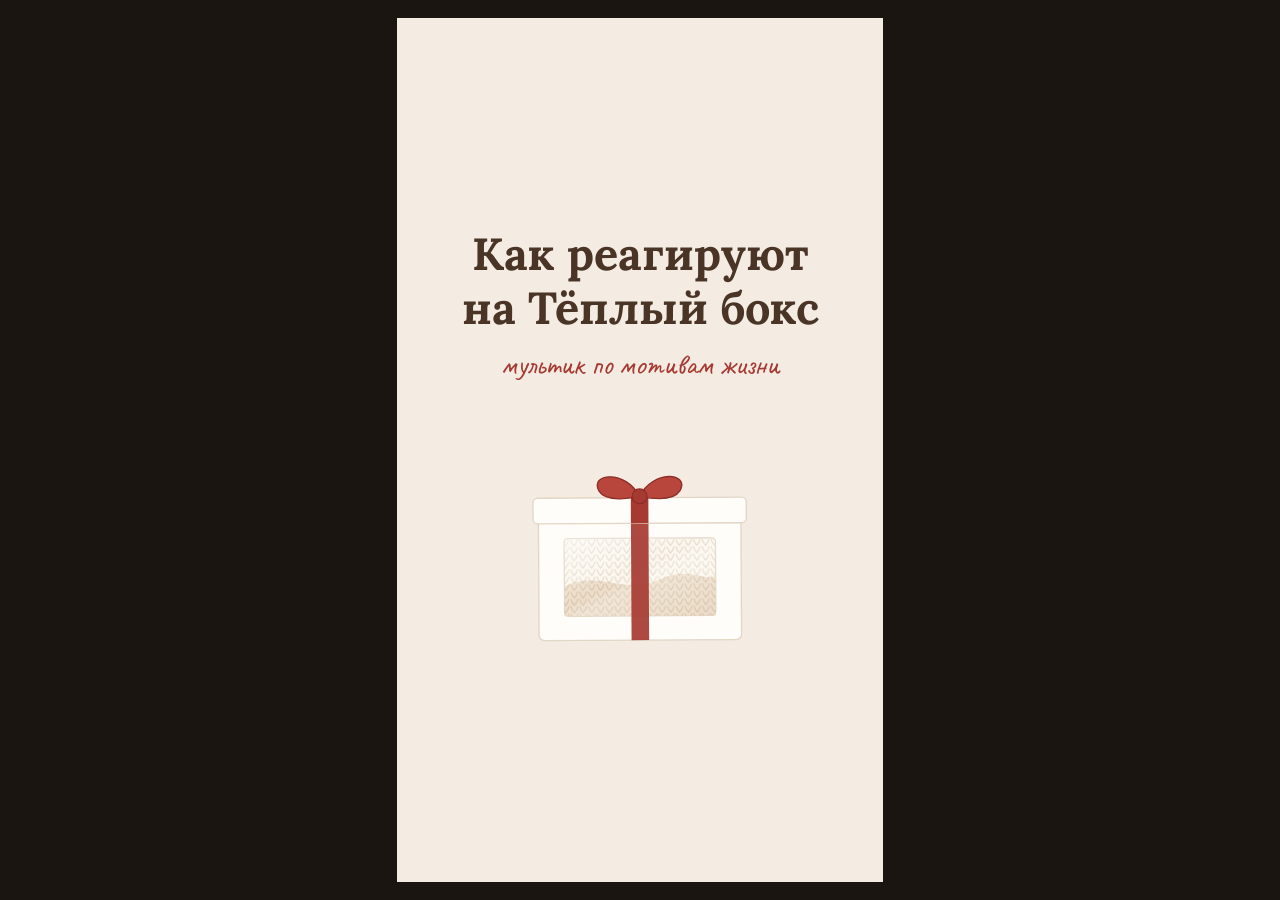
<file: videos/07-reakcii/index.html>
<!doctype html>
<html lang="ru">
<head>
<meta charset="utf-8">
<title>My Warm Box — Реакции</title>
<link rel="preconnect" href="https://fonts.googleapis.com">
<link href="https://fonts.googleapis.com/css2?family=Lora:wght@500;700&family=Caveat:wght@600;700&display=block" rel="stylesheet">
<style>
  html, body { margin: 0; padding: 0; background: #1b1512; }
  body { display: flex; justify-content: center; align-items: center; min-height: 100vh; }
  #stage { width: 1080px; height: 1920px; display: block; }
  body.preview #stage { width: auto; height: 96vh; aspect-ratio: 9 / 16; }
  .serif { font-family: 'Lora', serif; }
  .hand { font-family: 'Caveat', cursive; }
</style>
</head>
<body>
<svg id="stage" viewBox="0 0 1080 1920" xmlns="http://www.w3.org/2000/svg">
  <defs>
    <radialGradient id="shadow">
      <stop offset="0" stop-color="#5A3E2B" stop-opacity="0.28"/>
      <stop offset="1" stop-color="#5A3E2B" stop-opacity="0"/>
    </radialGradient>
    <pattern id="knitCream" width="26" height="22" patternUnits="userSpaceOnUse">
      <rect width="26" height="22" fill="#FBF6EE"/>
      <path d="M3 2 Q7 15 13 20 M23 2 Q19 15 13 20" stroke="#E3D5C1" stroke-width="3.2" fill="none" stroke-linecap="round"/>
    </pattern>
    <pattern id="knitLatte" width="26" height="22" patternUnits="userSpaceOnUse">
      <rect width="26" height="22" fill="#E9D8C1"/>
      <path d="M3 2 Q7 15 13 20 M23 2 Q19 15 13 20" stroke="#D2BB9E" stroke-width="3.2" fill="none" stroke-linecap="round"/>
    </pattern>
    <pattern id="ribCream" width="16" height="16" patternUnits="userSpaceOnUse">
      <rect width="16" height="16" fill="#F3EADD"/>
      <path d="M8 0 V16" stroke="#DCCBB4" stroke-width="5"/>
    </pattern>
    <pattern id="ribLatte" width="16" height="16" patternUnits="userSpaceOnUse">
      <rect width="16" height="16" fill="#E0CCB1"/>
      <path d="M8 0 V16" stroke="#C9B091" stroke-width="5"/>
    </pattern>
    <linearGradient id="windowGlass" x1="0" y1="0" x2="1" y2="1">
      <stop offset="0" stop-color="#FFFFFF" stop-opacity="0.55"/>
      <stop offset="0.45" stop-color="#FFFFFF" stop-opacity="0.08"/>
      <stop offset="0.55" stop-color="#FFFFFF" stop-opacity="0.3"/>
      <stop offset="1" stop-color="#FFFFFF" stop-opacity="0.05"/>
    </linearGradient>
    <!-- ===== items (same as video 1) ===== -->
    <g id="hatBody">
      <path d="M-118,70 C-122,-50 -70,-118 0,-118 C70,-118 122,-50 118,70 Z" fill="url(#knitCream)" stroke="#D8C8B2" stroke-width="3"/>
      <rect x="-136" y="40" width="272" height="80" rx="20" fill="url(#ribCream)" stroke="#D8C8B2" stroke-width="3"/>
      <circle cx="0" cy="-140" r="48" fill="#FFFDF8" stroke="#E2D4C0" stroke-width="6" stroke-dasharray="3 7" stroke-linecap="round"/>
      <circle cx="-12" cy="-152" r="14" fill="#FFFFFF" opacity="0.8"/>
    </g>
    <g id="scarf">
      <path d="M-95,-120 C-140,-40 -40,10 -70,110 L-10,120 C10,20 -80,-40 -35,-128 Z" fill="url(#knitLatte)" stroke="#C9B091" stroke-width="3"/>
      <path d="M95,-120 C140,-40 40,10 70,110 L10,120 C-10,20 80,-40 35,-128 Z" fill="url(#knitLatte)" stroke="#C9B091" stroke-width="3"/>
      <path d="M-100,-128 Q0,-160 100,-128 L92,-82 Q0,-112 -92,-82 Z" fill="url(#knitLatte)" stroke="#C9B091" stroke-width="3"/>
      <rect x="-82" y="72" width="64" height="14" fill="#A63A32" opacity="0.85" transform="rotate(8 -50 80)"/>
      <rect x="18" y="72" width="64" height="14" fill="#A63A32" opacity="0.85" transform="rotate(-8 50 80)"/>
      <g stroke="#C9B091" stroke-width="5" stroke-linecap="round">
        <path d="M-66,118 v32 M-52,120 v34 M-38,121 v30 M-24,122 v33 M-12,122 v28"/>
        <path d="M66,118 v32 M52,120 v34 M38,121 v30 M24,122 v33 M12,122 v28"/>
      </g>
    </g>
    <g id="glove">
      <rect x="-58" y="58" width="116" height="62" rx="14" fill="url(#ribCream)" stroke="#D8C8B2" stroke-width="3"/>
      <rect x="-24" y="-150" width="28" height="104" rx="14" fill="url(#knitCream)" stroke="#D8C8B2" stroke-width="3"/>
      <rect x="6" y="-140" width="28" height="96" rx="14" fill="url(#knitCream)" stroke="#D8C8B2" stroke-width="3"/>
      <rect x="-54" y="-136" width="28" height="92" rx="14" fill="url(#knitCream)" stroke="#D8C8B2" stroke-width="3"/>
      <rect x="34" y="-116" width="26" height="76" rx="13" fill="url(#knitCream)" stroke="#D8C8B2" stroke-width="3"/>
      <rect x="-58" y="-60" width="118" height="126" rx="34" fill="url(#knitCream)" stroke="#D8C8B2" stroke-width="3"/>
      <rect x="-104" y="-40" width="30" height="88" rx="15" fill="url(#knitCream)" stroke="#D8C8B2" stroke-width="3" transform="rotate(-38 -60 20)"/>
    </g>
    <g id="gloves">
      <use href="#glove" transform="translate(-62 10) rotate(-12) scale(0.95)"/>
      <use href="#glove" transform="translate(62 10) rotate(12) scale(-0.95 0.95)"/>
    </g>
    <g id="sock">
      <path d="M-46,-120 L46,-120 L46,30 C46,62 66,74 100,76 C142,80 150,140 104,146 L-8,146 C-56,146 -52,96 -46,56 Z" fill="url(#knitLatte)" stroke="#C9B091" stroke-width="3"/>
      <rect x="-52" y="-150" width="104" height="54" rx="12" fill="url(#ribLatte)" stroke="#C9B091" stroke-width="3"/>
    </g>
    <g id="socks">
      <use href="#sock" transform="translate(-50 0) rotate(-8) scale(0.85)"/>
      <use href="#sock" transform="translate(40 18) rotate(6) scale(0.85)"/>
    </g>
    <g id="card">
      <g transform="rotate(-6)">
        <rect x="-110" y="-140" width="220" height="290" rx="10" fill="#FFFDF9" stroke="#E2D6C6" stroke-width="3"/>
        <rect x="-110" y="-140" width="220" height="16" fill="#A63A32"/>
        <path d="M0,-28 C-30,-62 -72,-30 -40,6 L0,40 L40,6 C72,-30 30,-62 0,-28 Z" fill="#A63A32"/>
        <text x="0" y="98" text-anchor="middle" class="hand" font-size="46" fill="#5A3E2B">С любовью</text>
      </g>
    </g>
    <g id="mitten">
      <rect x="-30" y="-50" width="60" height="20" rx="8" fill="url(#ribCream)" stroke="#D8C8B2" stroke-width="3"/>
      <ellipse cx="27" cy="-6" rx="13" ry="21" fill="url(#knitCream)" stroke="#D8C8B2" stroke-width="3" transform="rotate(-20 27 -6)"/>
      <rect x="-30" y="-34" width="60" height="76" rx="28" fill="url(#knitCream)" stroke="#D8C8B2" stroke-width="3"/>
    </g>
    <path id="heart" d="M0,-12 C-14,-30 -40,-14 -22,6 L0,26 L22,6 C40,-14 14,-30 0,-12 Z"/>
    <g id="logoIcon" fill="none" stroke="#5A3E2B" stroke-width="7" stroke-linejoin="round" stroke-linecap="round">
      <rect x="-62" y="-20" width="124" height="86" rx="4"/>
      <rect x="-72" y="-46" width="144" height="28" rx="4"/>
      <path d="M0,-46 V66"/>
      <path d="M0,-46 C-22,-86 -62,-78 -48,-56 C-40,-46 -16,-46 0,-46 Z"/>
      <path d="M0,-46 C22,-86 62,-78 48,-56 C40,-46 16,-46 0,-46 Z"/>
      <path d="M-40,10 L40,10" stroke-width="5" opacity="0.6"/>
      <path d="M-40,34 L40,34" stroke-width="5" opacity="0.6"/>
    </g>
  
    <!-- closed gift box (front view) -->
    <g id="giftBox">
      <rect x="-300" y="-180" width="600" height="370" rx="16" fill="#FFFDF9" stroke="#E2D6C6" stroke-width="4"/>
      <rect x="-224" y="-112" width="448" height="230" rx="12" fill="url(#knitCream)" stroke="#E2D6C6" stroke-width="4"/>
      <path d="M-224,30 C-120,-20 -40,60 60,10 C140,-30 200,20 224,0 L224,118 L-224,118 Z" fill="url(#knitLatte)" opacity="0.9"/>
      <rect x="-224" y="-112" width="448" height="230" rx="12" fill="url(#windowGlass)"/>
      <rect x="-26" y="-156" width="52" height="346" fill="#A63A32" opacity="0.92"/>
      <rect x="-316" y="-232" width="632" height="76" rx="14" fill="#FFFDF9" stroke="#E2D6C6" stroke-width="4"/>
      <rect x="-26" y="-232" width="52" height="76" fill="#A63A32"/>
      <g transform="translate(0 -236)">
        <path d="M0,0 C-40,-80 -150,-70 -120,-16 C-100,16 -40,8 0,0 Z" fill="#B8463C" stroke="#8E2E28" stroke-width="4"/>
        <path d="M0,0 C40,-80 150,-70 120,-16 C100,16 40,8 0,0 Z" fill="#B8463C" stroke="#8E2E28" stroke-width="4"/>
        <circle cx="0" cy="0" r="22" fill="#A63A32" stroke="#8E2E28" stroke-width="4"/>
      </g>
    </g>
    <!-- open box (no lid) -->
    <g id="openBox">
      <rect x="-300" y="-180" width="600" height="370" rx="16" fill="#FFFDF9" stroke="#E2D6C6" stroke-width="4"/>
      <rect x="-224" y="-112" width="448" height="230" rx="12" fill="url(#knitCream)" stroke="#E2D6C6" stroke-width="4"/>
      <path d="M-224,30 C-120,-20 -40,60 60,10 C140,-30 200,20 224,0 L224,118 L-224,118 Z" fill="url(#knitLatte)" opacity="0.9"/>
      <rect x="-224" y="-112" width="448" height="230" rx="12" fill="url(#windowGlass)"/>
    </g>
    <path id="star4" d="M0,-30 Q4,-4 30,0 Q4,4 0,30 Q-4,4 -30,0 Q-4,-4 0,-30 Z"/>
    <path id="star5" d="M0,-46 L13,-14 L46,-14 L20,6 L30,40 L0,20 L-30,40 L-20,6 L-46,-14 L-13,-14 Z"/>
    <g id="wornScarf">
      <rect x="40" y="-120" width="56" height="170" rx="16" fill="url(#knitLatte)" stroke="#C9B091" stroke-width="3" transform="rotate(-6 68 -120)"/>
      <rect x="42" y="12" width="56" height="12" fill="#A63A32" opacity="0.85" transform="rotate(-6 68 -120)"/>
      <rect x="-114" y="-160" width="228" height="60" rx="30" fill="url(#knitLatte)" stroke="#C9B091" stroke-width="3"/>
    </g>
    <g id="mug">
      <path d="M38,-22 a22,22 0 0 1 0,44" stroke="#FFFDF9" stroke-width="10" fill="none"/>
      <rect x="-40" y="-40" width="80" height="90" rx="12" fill="#FFFDF9" stroke="#D8CFC4" stroke-width="3"/>
    </g>
  </defs>

  <!-- ===== scene 0: title ===== -->
  <g id="s0">
    <rect width="1080" height="1920" fill="#F4ECE2"/>
    <g text-anchor="middle">
      <text x="540" y="560" class="serif" font-size="100" font-weight="700" fill="#4A3426">Как реагируют</text>
      <text x="540" y="680" class="serif" font-size="100" font-weight="700" fill="#4A3426">на Тёплый бокс</text>
      <text x="540" y="790" class="hand" font-size="66" fill="#A63A32">мультик по мотивам жизни</text>
    </g>
    <use id="s0box" href="#giftBox"/>
  </g>

  <!-- ===== scene 1: mom ===== -->
  <g id="s1">
    <rect width="1080" height="1920" fill="#F3D9D3"/>
    <g id="mom">
      <rect x="-150" y="-130" width="300" height="700" rx="90" fill="#C98B84"/>
      <path d="M-30,-130 L0,-60 L30,-130" fill="#F7EEE6"/>
      <circle cx="0" cy="0" r="9" fill="#F7EEE6"/><circle cx="0" cy="60" r="9" fill="#F7EEE6"/>
      <rect x="-28" y="-165" width="56" height="45" fill="#E8C3A9"/>
      <circle cx="0" cy="-260" r="110" fill="#F2D3BC"/>
      <circle cx="0" cy="-380" r="48" fill="#8A7464"/>
      <path d="M-116,-250 C-126,-380 126,-380 116,-250 C108,-300 60,-330 0,-322 C-60,-330 -108,-300 -116,-250 Z" fill="#8A7464"/>
      <circle cx="-66" cy="-212" r="20" fill="#F0A2A0" opacity="0.8"/><circle cx="66" cy="-212" r="20" fill="#F0A2A0" opacity="0.8"/>
      <g stroke="#2E2420" stroke-width="6" fill="none" stroke-linecap="round">
        <path d="M-58,-252 Q-40,-268 -22,-252"/><path d="M22,-252 Q40,-268 58,-252"/>
      </g>
      <g stroke="#5A3E2B" stroke-width="6" fill="#FFFFFF" fill-opacity="0.15">
        <circle cx="-40" cy="-255" r="32"/><circle cx="40" cy="-255" r="32"/><path d="M-8,-258 Q0,-266 8,-258" fill="none"/>
      </g>
      <g id="tears" fill="#8EC5E8"></g>
      <path d="M-34,-198 q8.5,10 17,0 q8.5,10 17,0 q8.5,10 17,0 q8.5,10 17,0" stroke="#5A3E2B" stroke-width="6" fill="none" stroke-linecap="round"/>
      <use id="momHat" href="#hatBody"/>
      <use id="momBox" href="#openBox"/>
      <circle cx="-135" cy="110" r="30" fill="#F2D3BC"/><circle cx="135" cy="110" r="30" fill="#F2D3BC"/>
    </g>
    <g id="momHearts" fill="#C2473D"></g>
    <use id="momLid" href="#giftBox"/>
  </g>

  <!-- ===== scene 2: friend ===== -->
  <g id="s2">
    <rect x="-40" y="-40" width="1160" height="2000" fill="#F5E1A4"/>
    <g id="burst" fill="#FFF3C9"></g>
    <g id="friend">
      <ellipse cx="0" cy="600" rx="200" ry="30" fill="url(#shadow)"/>
      <path d="M-135,-380 C-175,-280 -175,-140 -158,-70 Q-120,-30 -96,-96 L96,-96 Q120,-30 158,-70 C175,-140 175,-280 135,-380 Z" fill="#3B2A22"/>
      <rect x="-150" y="-130" width="300" height="700" rx="90" fill="#E07A5F"/>
      <rect x="-160" y="-500" width="54" height="400" rx="27" fill="#E07A5F" transform="rotate(10 -133 -110)"/>
      <rect x="106" y="-500" width="54" height="400" rx="27" fill="#E07A5F" transform="rotate(-10 133 -110)"/>
      <rect x="-28" y="-165" width="56" height="45" fill="#E8C3A9"/>
      <circle cx="0" cy="-260" r="110" fill="#F2D3BC"/>
      <path d="M-118,-250 C-128,-390 128,-390 118,-250 C90,-330 -40,-340 -118,-250 Z" fill="#3B2A22"/>
      <circle cx="-68" cy="-208" r="20" fill="#F0A2A0"/><circle cx="68" cy="-208" r="20" fill="#F0A2A0"/>
      <use id="starL" href="#star5" fill="#F2B65A" stroke="#C08A2A" stroke-width="4"/>
      <use id="starR" href="#star5" fill="#F2B65A" stroke="#C08A2A" stroke-width="4"/>
      <ellipse id="scream" cx="0" cy="-188" rx="34" ry="32" fill="#7A2E2A"/>
      <ellipse cx="0" cy="-170" rx="20" ry="10" fill="#E88A8A"/>
      <use href="#giftBox" transform="translate(0 -600) scale(0.36)"/>
      <circle cx="-122" cy="-560" r="30" fill="#F2D3BC"/><circle cx="122" cy="-560" r="30" fill="#F2D3BC"/>
    </g>
    <g id="sparkles" fill="#FFFDF9"></g>
  </g>

  <!-- ===== scene 3: colleague ===== -->
  <g id="s3">
    <rect width="1080" height="1920" fill="#CFDACB"/>
    <rect y="1500" width="1080" height="420" fill="#B8C6B3"/>
    <g id="leftCol" transform="translate(170 1380) scale(0.62)">
      <rect x="-150" y="-130" width="300" height="700" rx="90" fill="#8A93A6"/>
      <circle cx="0" cy="-260" r="110" fill="#E9C6AE"/>
      <path d="M-114,-250 C-120,-380 120,-380 114,-250 C90,-320 -90,-320 -114,-250 Z" fill="#2F2521"/>
      <path d="M-64,-290 L-20,-280 M20,-280 L64,-290" stroke="#2F2521" stroke-width="8" stroke-linecap="round"/>
      <g class="jeal" fill="#2E2420"><circle cx="-36" cy="-250" r="11"/><circle cx="44" cy="-250" r="11"/></g>
      <path d="M-30,-190 H30" stroke="#5A3E2B" stroke-width="7" stroke-linecap="round"/>
      <use href="#mug" transform="translate(0 60) scale(1.3)"/>
    </g>
    <g id="rightCol" transform="translate(910 1380) scale(-0.62 0.62)">
      <rect x="-150" y="-130" width="300" height="700" rx="90" fill="#B5A28F"/>
      <circle cx="0" cy="-260" r="110" fill="#F2D3BC"/>
      <path d="M-118,-250 C-128,-390 128,-390 118,-250 L118,-170 C100,-200 96,-280 0,-322 C-96,-280 -100,-200 -118,-170 Z" fill="#6B4A35"/>
      <path d="M-64,-290 L-20,-280 M20,-280 L64,-290" stroke="#6B4A35" stroke-width="8" stroke-linecap="round"/>
      <g class="jeal" fill="#2E2420"><circle cx="-36" cy="-250" r="11"/><circle cx="44" cy="-250" r="11"/></g>
      <path d="M-30,-190 H30" stroke="#5A3E2B" stroke-width="7" stroke-linecap="round"/>
      <use href="#mug" transform="translate(0 60) scale(1.3)"/>
    </g>
    <g id="coll" transform="translate(540 1320)">
      <rect x="-150" y="-130" width="300" height="700" rx="90" fill="#F4F1EC"/>
      <path d="M-14,-120 L14,-120 L24,160 L0,200 L-24,160 Z" fill="#A63A32"/>
      <rect x="-28" y="-165" width="56" height="45" fill="#E8C3A9"/>
      <circle cx="0" cy="-260" r="110" fill="#F2D3BC"/>
      <circle cx="-66" cy="-210" r="18" fill="#F0A2A0" opacity="0.7"/><circle cx="66" cy="-210" r="18" fill="#F0A2A0" opacity="0.7"/>
      <g fill="#2E2420"><ellipse cx="-40" cy="-252" rx="10" ry="13"/><ellipse cx="40" cy="-252" rx="10" ry="13"/></g>
      <path d="M-30,-194 Q4,-174 36,-204" stroke="#5A3E2B" stroke-width="6" fill="none" stroke-linecap="round"/>
      <use href="#wornScarf" transform="translate(0 20)"/>
      <use href="#hatBody" transform="translate(0 -395) scale(0.85)"/>
      <g id="shades">
        <rect x="-92" y="-282" width="78" height="50" rx="14" fill="#1E1A19"/>
        <rect x="14" y="-282" width="78" height="50" rx="14" fill="#1E1A19"/>
        <path d="M-14,-266 H14 M-92,-268 L-112,-276 M92,-268 L112,-276" stroke="#1E1A19" stroke-width="8"/>
        <path d="M-80,-272 L-58,-272" stroke="#FFFFFF" stroke-width="6" stroke-linecap="round" opacity="0.6"/>
        <path d="M26,-272 L48,-272" stroke="#FFFFFF" stroke-width="6" stroke-linecap="round" opacity="0.6"/>
      </g>
    </g>
    <g id="cool" fill="#FFFDF9"></g>
  </g>

  <!-- ===== scene 4: question + price ===== -->
  <g id="s4">
    <rect width="1080" height="1920" fill="#F4ECE2"/>
    <g text-anchor="middle">
      <text x="540" y="520" class="serif" font-size="96" font-weight="700" fill="#4A3426">А ты кого</text>
      <text x="540" y="640" class="serif" font-size="96" font-weight="700" fill="#4A3426">порадуешь?</text>
      <text x="540" y="750" class="hand" font-size="68" fill="#7A5A44">Тёплый бокс 5 в 1</text>
    </g>
    <use id="s4box" href="#giftBox"/>
    <g id="price">
      <circle cx="0" cy="0" r="132" fill="#A63A32"/>
      <circle cx="0" cy="0" r="116" fill="none" stroke="#F4ECE2" stroke-width="3" stroke-dasharray="6 8"/>
      <text x="0" y="-44" text-anchor="middle" class="hand" font-size="50" fill="#F8EEE2">всего</text>
      <text x="0" y="22" text-anchor="middle" class="serif" font-size="74" font-weight="700" fill="#FFFDF9">1 699</text>
      <text x="0" y="74" text-anchor="middle" class="serif" font-size="42" font-weight="500" fill="#F8EEE2">сом</text>
    </g>
  </g>

  <!-- overlays: pill + bubbles -->
  <g id="pill">
    <rect id="pillBg" y="160" height="100" rx="50" fill="#4A3426"/>
    <text id="pillText" x="540" y="228" text-anchor="middle" class="serif" font-size="54" font-weight="700" fill="#FBF6EE"></text>
  </g>
  <g id="bubbles"></g>

  <!-- outro -->
  <rect id="outroBg" width="1080" height="1920" fill="#F4ECE2" opacity="0"/>
  <g id="outro">
    <g id="logo" transform="translate(540 760)">
      <circle r="250" fill="#F7F0E6" stroke="#5A3E2B" stroke-width="5"/>
      <use href="#logoIcon" transform="translate(0 -92) scale(0.9)"/>
      <text x="0" y="70" text-anchor="middle" class="serif" font-size="88" font-weight="700" fill="#5A3E2B">My Warm</text>
      <text x="0" y="160" text-anchor="middle" class="serif" font-size="88" font-weight="700" fill="#5A3E2B">Box</text>
    </g>
    <text id="tagline" x="540" y="1150" text-anchor="middle" class="hand" font-size="84" fill="#7A5A44">Подарок, который греет</text>
    <text id="cities" x="540" y="1265" text-anchor="middle" class="serif" font-size="50" font-weight="500" fill="#4A3426">Бишкек  •  Ош</text>
    <g id="cta">
      <rect x="190" y="1340" width="700" height="120" rx="60" fill="#A63A32"/>
      <text x="540" y="1418" text-anchor="middle" class="serif" font-size="48" font-weight="700" fill="#FFFDF9">Заказ в Direct / WhatsApp</text>
    </g>
  </g>
</svg>

<script>
(() => {
  const DURATION = 19.6;
  const NS = 'http://www.w3.org/2000/svg';
  const $ = id => document.getElementById(id);
  const clamp = (x, a = 0, b = 1) => Math.min(b, Math.max(a, x));
  const seg = (t, a, b) => clamp((t - a) / (b - a));
  const lerp = (a, b, p) => a + (b - a) * p;
  const easeOutCubic = p => 1 - Math.pow(1 - p, 3);
  const easeInCubic = p => p * p * p;
  const easeInOut = p => p < .5 ? 4 * p * p * p : 1 - Math.pow(-2 * p + 2, 3) / 2;
  const easeOutBack = p => { const c = 1.9; return 1 + (c + 1) * Math.pow(p - 1, 3) + c * Math.pow(p - 1, 2); };
  const easeOutBounce = p => {
    const n = 7.5625, d = 2.75;
    if (p < 1 / d) return n * p * p;
    if (p < 2 / d) return n * (p -= 1.5 / d) * p + .75;
    if (p < 2.5 / d) return n * (p -= 2.25 / d) * p + .9375;
    return n * (p -= 2.625 / d) * p + .984375;
  };
  let seed = 17;
  const rnd = () => (seed = (seed * 16807) % 2147483647) / 2147483647;
  const set = (el, tr, op) => {
    if (tr !== undefined) el.setAttribute('transform', tr);
    if (op !== undefined) el.setAttribute('opacity', clamp(op).toFixed(3));
  };
  const mk = (tag, attrs, parent) => {
    const e = document.createElementNS(NS, tag);
    for (const k in attrs) e.setAttribute(k, attrs[k]);
    parent.appendChild(e); return e;
  };

  // scene starts (slide-in begins)
  const S = [0, 1.6, 5.6, 9.8, 13.8];
  const PILLS = [null, 'Мама:', 'Подруга:', 'Коллега на Тайном Санте:', null];

  // ---------- bubbles ----------
  const BUBBLES = [
    { text: 'Ну зачем ты тратилась…', x: 540, y: 420, t0: 2.5, t1: 3.9, tail: 0.3, size: 66 },
    { text: '…но я её уже не сниму!', x: 540, y: 420, t0: 4.1, t1: 5.6, tail: 0.3, size: 66 },
    { text: 'А-А-А-А! Это мне?!', x: 540, y: 400, t0: 6.2, t1: 7.9, tail: 0.5, size: 82, shake: 1 },
    { text: 'Я тебя обожаю!!!', x: 540, y: 400, t0: 8.0, t1: 9.8, tail: 0.5, size: 76 },
    { text: 'Мне кружка…', x: 250, y: 760, t0: 10.3, t1: 13.8, tail: 0.25, size: 54 },
    { text: 'И мне кружка…', x: 830, y: 880, t0: 10.8, t1: 13.8, tail: 0.75, size: 54 },
    { text: 'А мне — Тёплый бокс.', x: 540, y: 420, t0: 11.5, t1: 13.8, tail: 0.5, size: 68 },
  ];
  BUBBLES.forEach(b => {
    b.g = mk('g', {}, $('bubbles'));
    b.path = mk('path', { fill: '#FFFDF9', stroke: '#4A3426', 'stroke-width': 5, 'stroke-linejoin': 'round' }, b.g);
    b.txt = mk('text', { class: 'hand', 'font-size': b.size, 'font-weight': 700, fill: '#4A3426', 'text-anchor': 'middle' }, b.g);
    b.txt.textContent = b.text;
  });
  const layout = () => {
    BUBBLES.forEach(b => {
      const w = b.txt.getComputedTextLength() + 80, h = b.size * 1.6;
      const x0 = b.x - w / 2, y0 = b.y - h / 2, r = 36, tx = x0 + w * b.tail;
      b.path.setAttribute('d', `M${x0 + r},${y0} H${x0 + w - r} a${r},${r} 0 0 1 ${r},${r} V${y0 + h - r} a${r},${r} 0 0 1 ${-r},${r} H${tx + 30} l-22,50 l-26,-50 H${x0 + r} a${r},${r} 0 0 1 ${-r},${-r} V${y0 + r} a${r},${r} 0 0 1 ${r},${-r} Z`);
      b.txt.setAttribute('x', b.x); b.txt.setAttribute('y', b.y + b.size * 0.32);
    });
    const tw = $('pillText');
  };

  // ---------- particles ----------
  const tears = [0, 1, 2, 3].map(k => ({ el: mk('ellipse', { rx: 9, ry: 13 }, $('tears')), side: k % 2 ? 1 : -1, ph: k * 0.37 }));
  const momHearts = [...Array(6)].map((_, k) => ({ el: mk('use', { href: '#heart' }, $('momHearts')), x: [-300, 300, -220, 250, -340, 330][k], d: 2.4 + k * 0.4 }));
  const rays = [...Array(12)].map((_, k) => mk('path', { d: `M0,0 L${Math.cos(k / 12 * 6.283 - 0.13) * 1400},${Math.sin(k / 12 * 6.283 - 0.13) * 1400} L${Math.cos(k / 12 * 6.283 + 0.13) * 1400},${Math.sin(k / 12 * 6.283 + 0.13) * 1400} Z` }, $('burst')));
  const sparks = [...Array(10)].map(() => ({ el: mk('use', { href: '#star4' }, $('sparkles')), x: 120 + rnd() * 840, y: 600 + rnd() * 900, ph: rnd() * 6.28 }));
  const cools = [...Array(6)].map((_, k) => ({ el: mk('use', { href: '#star4' }, $('cool')), x: 540 + [-170, 170, -120, 150, -60, 90][k], y: 1320 - 260 + [-60, -40, 40, 60, -110, 120][k], d: k * 0.07 }));

  function render(t) {
    // scene slides: each scene k visible from S[k] to S[k+1]+0.45
    const scenes = ['s0', 's1', 's2', 's3', 's4'];
    scenes.forEach((id, k) => {
      const inP = k === 0 ? 1 : easeInOut(seg(t, S[k], S[k] + 0.45));
      const outP = k + 1 < S.length ? easeInOut(seg(t, S[k + 1], S[k + 1] + 0.45)) : 0;
      const x = 1080 * (1 - inP) - 1080 * outP;
      let shake = '';
      if (id === 's2') { const sh = seg(t, 6.2, 7.6) > 0 && seg(t, 6.2, 7.6) < 1 ? 10 : 0; shake = ` translate(${(Math.sin(t * 70) * sh).toFixed(1)} ${(Math.cos(t * 53) * sh).toFixed(1)})`; }
      set($(id), `translate(${x.toFixed(1)} 0)${shake}`, (inP > 0 && outP < 1) ? 1 : 0);
    });

    // pill
    let pk = -1;
    for (let k = 1; k < 4; k++) if (t >= S[k] + 0.3 && t < S[k + 1]) pk = k;
    if (pk > 0) {
      const pt = $('pillText');
      if (pt.textContent !== PILLS[pk]) pt.textContent = PILLS[pk];
      const w = pt.getComputedTextLength() + 90;
      $('pillBg').setAttribute('x', 540 - w / 2); $('pillBg').setAttribute('width', w);
      const p = easeOutBack(seg(t, S[pk] + 0.3, S[pk] + 0.6));
      set($('pill'), `translate(540 210) scale(${(0.001 + p).toFixed(3)}) translate(-540 -210)`, 1);
    } else set($('pill'), undefined, 0);

    // bubbles
    BUBBLES.forEach(b => {
      const p = seg(t, b.t0, b.t0 + 0.3), o = seg(t, b.t1 - 0.2, b.t1);
      let tr = `translate(${b.x} ${b.y}) scale(${(0.001 + easeOutBack(p)).toFixed(3)}) translate(${-b.x} ${-b.y})`;
      if (b.shake && t < b.t1) tr = `translate(${(Math.sin(t * 60) * 5).toFixed(1)} ${(Math.cos(t * 47) * 5).toFixed(1)}) ` + tr;
      set(b.g, tr, p > 0 ? 1 - o : 0);
    });

    // --- scene 0 ---
    const b0 = easeOutBounce(seg(t, 0.15, 0.9));
    set($('s0box'), `translate(540 ${lerp(-300, 1240, b0).toFixed(1)}) rotate(${(Math.sin(t * 3) * 3).toFixed(2)}) scale(0.75)`);

    // --- scene 1: mom (origin 540,1320) ---
    set($('mom'), `translate(540 ${(1320 + Math.sin(t * 2.5) * 6).toFixed(1)})`);
    const lid = easeInCubic(seg(t, 2.1, 2.5));
    set($('momLid'), `translate(${540 + 300 * lid} ${1400 - 900 * lid}) rotate(${50 * lid}) scale(0.42)`, t < 2.45 ? 1 : 0);
    set($('momBox'), 'translate(0 80) scale(0.42)', t >= 2.3 ? 1 : 0);
    const cry = seg(t, 2.4, 2.6);
    tears.forEach(tr => {
      const ph = ((t * 1.4 + tr.ph) % 1);
      tr.el.setAttribute('cx', tr.side * (70 + ph * 25));
      tr.el.setAttribute('cy', (-235 + ph * 120).toFixed(1));
      tr.el.setAttribute('opacity', (cry * (1 - ph) * (t < 5.9 ? 1 : 0)).toFixed(3));
    });
    const hp = seg(t, 3.7, 4.1);
    set($('momHat'), `translate(0 ${lerp(30, -395, easeOutCubic(hp)) - 120 * Math.sin(Math.PI * hp)}) scale(${lerp(0.2, 0.85, easeOutBack(hp)).toFixed(3)})`, hp > 0 ? 1 : 0);
    momHearts.forEach((h, k) => {
      const p = ((t - h.d) / 2.2) % 1;
      const on = t > h.d && t < 6;
      set(h.el, `translate(${540 + h.x + Math.sin(p * 6 + k) * 15} ${1100 - 500 * p}) scale(${(1.1 + 0.4 * Math.sin(p * 3)).toFixed(2)})`, on ? Math.sin(Math.PI * p) : 0);
    });

    // --- scene 2: friend ---
    const jp = Math.max(0, t - 6.0);
    const hop = t > 6.0 ? Math.abs(Math.sin(Math.PI * jp / 0.45)) : 0;
    const squash = t > 6.0 ? 1 - 0.06 * (1 - hop) : 1;
    set($('friend'), `translate(540 ${(1360 - 110 * hop).toFixed(1)}) scale(${(2 - squash).toFixed(3)} ${squash.toFixed(3)})`);
    const ss = 1 + 0.2 * Math.sin(t * 12);
    set($('starL'), `translate(-40 -250) rotate(${t * 180 % 360}) scale(${(0.62 * ss).toFixed(3)})`);
    set($('starR'), `translate(40 -250) rotate(${-t * 180 % 360}) scale(${(0.62 * ss).toFixed(3)})`);
    $('scream').setAttribute('ry', (26 + 10 * Math.abs(Math.sin(t * 14))).toFixed(1));
    set($('burst'), `translate(540 1000) rotate(${(t * 20).toFixed(1)})`, 0.55 * seg(t, 6.1, 6.4));
    sparks.forEach(s => set(s.el, `translate(${s.x} ${s.y}) scale(${(0.6 + 0.6 * Math.abs(Math.sin(t * 4 + s.ph))).toFixed(3)}) rotate(${(t * 90 + s.ph * 50) % 360})`, t > 6.2 ? 1 : 0));

    // --- scene 3: colleague ---
    const look = easeInOut(seg(t, 11.5, 11.8));
    document.querySelectorAll('.jeal').forEach(g => g.setAttribute('transform', `translate(${(14 * look).toFixed(1)} ${(-4 * look).toFixed(1)})`));
    const sh = seg(t, 12.2, 12.6);
    set($('shades'), `translate(0 ${lerp(-500, 0, easeOutBounce(sh)).toFixed(1)})`, sh > 0 ? 1 : 0);
    cools.forEach(c => {
      const p = seg(t, 12.6 + c.d, 13.3 + c.d);
      set(c.el, `translate(${c.x} ${c.y}) scale(${(Math.sin(Math.PI * p) * 1.2).toFixed(3)}) rotate(${p * 90})`, p > 0 && p < 1 ? 1 : 0);
    });

    // --- scene 4 ---
    const b4 = easeOutBounce(seg(t, 14.1, 14.9));
    set($('s4box'), `translate(540 ${lerp(500, 1250, b4).toFixed(1)}) scale(0.85)`, t > 14.1 ? 1 : 0);
    const pp = seg(t, 14.9, 15.5);
    const pulse = t > 15.5 ? 1 + 0.04 * Math.sin((t - 15.5) * 6) : 1;
    set($('price'), `translate(860 960) rotate(${lerp(-40, -10, easeOutCubic(pp))}) scale(${(0.9 * easeOutBack(pp) * pulse).toFixed(3)})`, pp > 0 ? 1 : 0);

    // outro 16.2+
    set($('outroBg'), undefined, easeInOut(seg(t, 16.2, 16.8)));
    const lg = seg(t, 16.6, 17.4);
    set($('logo'), `translate(540 760) scale(${(0.001 + easeOutBack(lg)).toFixed(3)})`, lg > 0 ? 1 : 0);
    const tg = easeOutCubic(seg(t, 17.1, 17.6));
    set($('tagline'), `translate(0 ${lerp(30, 0, tg)})`, tg);
    const ct = easeOutCubic(seg(t, 17.4, 17.9));
    set($('cities'), `translate(0 ${lerp(30, 0, ct)})`, ct);
    const cta = seg(t, 17.7, 18.2);
    const ctaPulse = t > 18.2 ? 1 + 0.03 * Math.sin((t - 18.2) * 5) : 1;
    set($('cta'), `translate(540 1400) scale(${(0.001 + easeOutBack(cta) * ctaPulse).toFixed(3)}) translate(-540 -1400)`, cta > 0 ? 1 : 0);
  }

  window.DURATION = DURATION;
  window.renderAt = t => { if (!window.__laid) { layout(); window.__laid = 1; } render(t); };
  const params = new URLSearchParams(location.search);
  if (params.has('render')) return;
  document.body.classList.add('preview');
  document.fonts.ready.then(() => {
    if (params.has('t')) { window.renderAt(parseFloat(params.get('t'))); return; }
    let start = null;
    const loop = ts => { if (start === null) start = ts; window.renderAt(((ts - start) / 1000) % DURATION); requestAnimationFrame(loop); };
    requestAnimationFrame(loop);
  });
})();
</script>
</body>
</html>
</file>
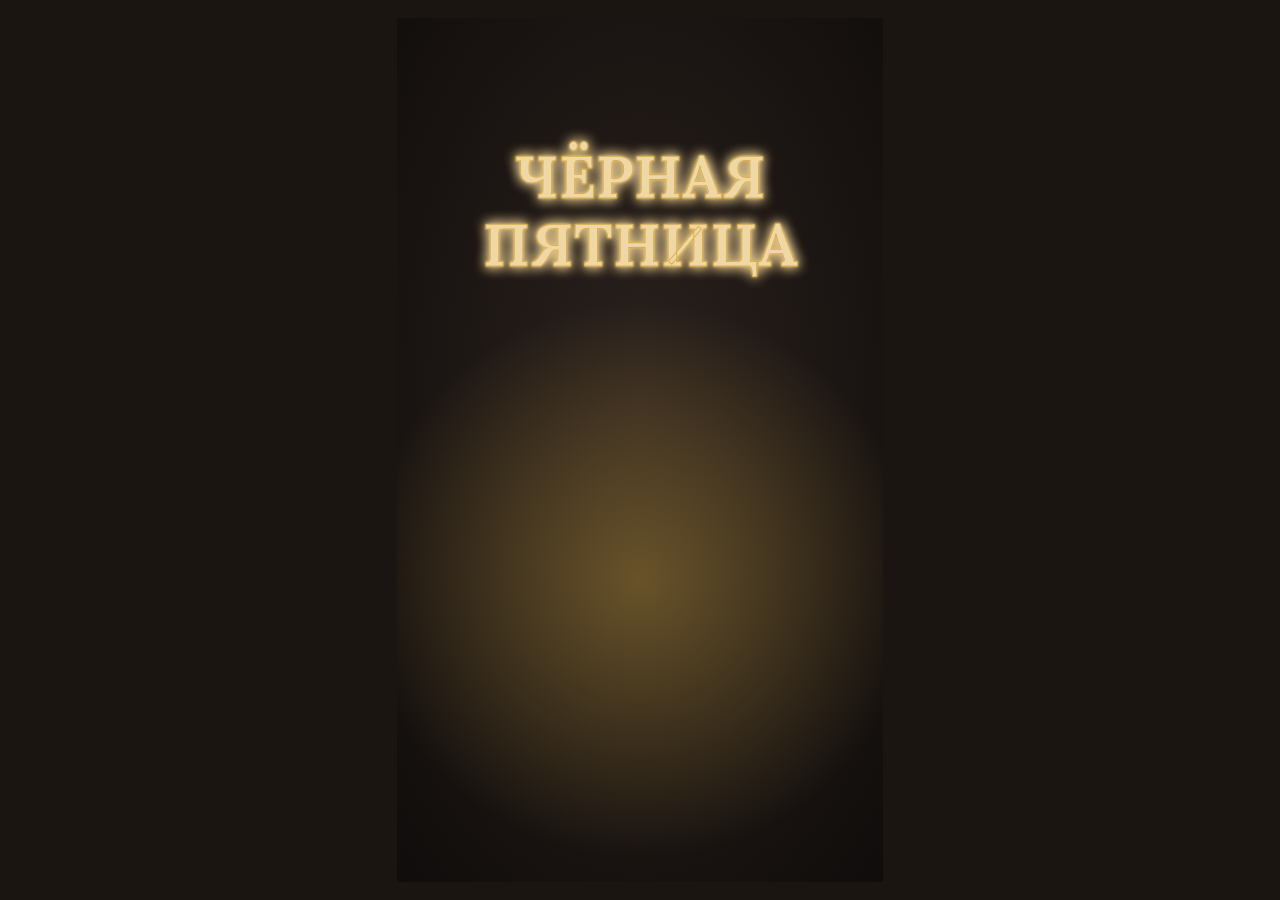
<file: videos/09-black-friday/index.html>
<!doctype html>
<html lang="ru">
<head>
<meta charset="utf-8">
<title>My Warm Box — Чёрная пятница</title>
<link rel="preconnect" href="https://fonts.googleapis.com">
<link href="https://fonts.googleapis.com/css2?family=Lora:wght@500;700&family=Caveat:wght@600;700&display=block" rel="stylesheet">
<style>
  html, body { margin: 0; padding: 0; background: #1b1512; }
  body { display: flex; justify-content: center; align-items: center; min-height: 100vh; }
  #stage { width: 1080px; height: 1920px; display: block; }
  body.preview #stage { width: auto; height: 96vh; aspect-ratio: 9 / 16; }
  .serif { font-family: 'Lora', serif; }
  .hand { font-family: 'Caveat', cursive; }
</style>
</head>
<body>
<svg id="stage" viewBox="0 0 1080 1920" xmlns="http://www.w3.org/2000/svg">
  <defs>
    <radialGradient id="bg" cx="0.5" cy="0.45" r="0.8">
      <stop offset="0" stop-color="#2A211D"/>
      <stop offset="1" stop-color="#0E0B0A"/>
    </radialGradient>
    <radialGradient id="spot" cx="0.5" cy="0.5" r="0.5">
      <stop offset="0" stop-color="#E9B949" stop-opacity="0.35"/>
      <stop offset="1" stop-color="#E9B949" stop-opacity="0"/>
    </radialGradient>
    <radialGradient id="shadow">
      <stop offset="0" stop-color="#000000" stop-opacity="0.5"/>
      <stop offset="1" stop-color="#000000" stop-opacity="0"/>
    </radialGradient>
    <filter id="neon" x="-20%" y="-50%" width="140%" height="200%">
      <feGaussianBlur in="SourceGraphic" stdDeviation="14" result="b1"/>
      <feGaussianBlur in="SourceGraphic" stdDeviation="4" result="b2"/>
      <feMerge><feMergeNode in="b1"/><feMergeNode in="b1"/><feMergeNode in="b2"/><feMergeNode in="SourceGraphic"/></feMerge>
    </filter>
    <pattern id="knitCream" width="26" height="22" patternUnits="userSpaceOnUse">
      <rect width="26" height="22" fill="#FBF6EE"/>
      <path d="M3 2 Q7 15 13 20 M23 2 Q19 15 13 20" stroke="#E3D5C1" stroke-width="3.2" fill="none" stroke-linecap="round"/>
    </pattern>
    <pattern id="knitLatte" width="26" height="22" patternUnits="userSpaceOnUse">
      <rect width="26" height="22" fill="#E9D8C1"/>
      <path d="M3 2 Q7 15 13 20 M23 2 Q19 15 13 20" stroke="#D2BB9E" stroke-width="3.2" fill="none" stroke-linecap="round"/>
    </pattern>
    <pattern id="ribCream" width="16" height="16" patternUnits="userSpaceOnUse">
      <rect width="16" height="16" fill="#F3EADD"/>
      <path d="M8 0 V16" stroke="#DCCBB4" stroke-width="5"/>
    </pattern>
    <pattern id="ribLatte" width="16" height="16" patternUnits="userSpaceOnUse">
      <rect width="16" height="16" fill="#E0CCB1"/>
      <path d="M8 0 V16" stroke="#C9B091" stroke-width="5"/>
    </pattern>
    <!-- ===== items (same as video 1) ===== -->
    <g id="hatBody">
      <path d="M-118,70 C-122,-50 -70,-118 0,-118 C70,-118 122,-50 118,70 Z" fill="url(#knitCream)" stroke="#D8C8B2" stroke-width="3"/>
      <rect x="-136" y="40" width="272" height="80" rx="20" fill="url(#ribCream)" stroke="#D8C8B2" stroke-width="3"/>
      <circle cx="0" cy="-140" r="48" fill="#FFFDF8" stroke="#E2D4C0" stroke-width="6" stroke-dasharray="3 7" stroke-linecap="round"/>
      <circle cx="-12" cy="-152" r="14" fill="#FFFFFF" opacity="0.8"/>
    </g>
    <g id="scarf">
      <path d="M-95,-120 C-140,-40 -40,10 -70,110 L-10,120 C10,20 -80,-40 -35,-128 Z" fill="url(#knitLatte)" stroke="#C9B091" stroke-width="3"/>
      <path d="M95,-120 C140,-40 40,10 70,110 L10,120 C-10,20 80,-40 35,-128 Z" fill="url(#knitLatte)" stroke="#C9B091" stroke-width="3"/>
      <path d="M-100,-128 Q0,-160 100,-128 L92,-82 Q0,-112 -92,-82 Z" fill="url(#knitLatte)" stroke="#C9B091" stroke-width="3"/>
      <rect x="-82" y="72" width="64" height="14" fill="#A63A32" opacity="0.85" transform="rotate(8 -50 80)"/>
      <rect x="18" y="72" width="64" height="14" fill="#A63A32" opacity="0.85" transform="rotate(-8 50 80)"/>
      <g stroke="#C9B091" stroke-width="5" stroke-linecap="round">
        <path d="M-66,118 v32 M-52,120 v34 M-38,121 v30 M-24,122 v33 M-12,122 v28"/>
        <path d="M66,118 v32 M52,120 v34 M38,121 v30 M24,122 v33 M12,122 v28"/>
      </g>
    </g>
    <g id="glove">
      <rect x="-58" y="58" width="116" height="62" rx="14" fill="url(#ribCream)" stroke="#D8C8B2" stroke-width="3"/>
      <rect x="-24" y="-150" width="28" height="104" rx="14" fill="url(#knitCream)" stroke="#D8C8B2" stroke-width="3"/>
      <rect x="6" y="-140" width="28" height="96" rx="14" fill="url(#knitCream)" stroke="#D8C8B2" stroke-width="3"/>
      <rect x="-54" y="-136" width="28" height="92" rx="14" fill="url(#knitCream)" stroke="#D8C8B2" stroke-width="3"/>
      <rect x="34" y="-116" width="26" height="76" rx="13" fill="url(#knitCream)" stroke="#D8C8B2" stroke-width="3"/>
      <rect x="-58" y="-60" width="118" height="126" rx="34" fill="url(#knitCream)" stroke="#D8C8B2" stroke-width="3"/>
      <rect x="-104" y="-40" width="30" height="88" rx="15" fill="url(#knitCream)" stroke="#D8C8B2" stroke-width="3" transform="rotate(-38 -60 20)"/>
    </g>
    <g id="gloves">
      <use href="#glove" transform="translate(-62 10) rotate(-12) scale(0.95)"/>
      <use href="#glove" transform="translate(62 10) rotate(12) scale(-0.95 0.95)"/>
    </g>
    <g id="sock">
      <path d="M-46,-120 L46,-120 L46,30 C46,62 66,74 100,76 C142,80 150,140 104,146 L-8,146 C-56,146 -52,96 -46,56 Z" fill="url(#knitLatte)" stroke="#C9B091" stroke-width="3"/>
      <rect x="-52" y="-150" width="104" height="54" rx="12" fill="url(#ribLatte)" stroke="#C9B091" stroke-width="3"/>
    </g>
    <g id="socks">
      <use href="#sock" transform="translate(-50 0) rotate(-8) scale(0.85)"/>
      <use href="#sock" transform="translate(40 18) rotate(6) scale(0.85)"/>
    </g>
    <g id="card">
      <g transform="rotate(-6)">
        <rect x="-110" y="-140" width="220" height="290" rx="10" fill="#FFFDF9" stroke="#E2D6C6" stroke-width="3"/>
        <rect x="-110" y="-140" width="220" height="16" fill="#A63A32"/>
        <path d="M0,-28 C-30,-62 -72,-30 -40,6 L0,40 L40,6 C72,-30 30,-62 0,-28 Z" fill="#A63A32"/>
        <text x="0" y="98" text-anchor="middle" class="hand" font-size="46" fill="#5A3E2B">С любовью</text>
      </g>
    </g>
    <g id="mitten">
      <rect x="-30" y="-50" width="60" height="20" rx="8" fill="url(#ribCream)" stroke="#D8C8B2" stroke-width="3"/>
      <ellipse cx="27" cy="-6" rx="13" ry="21" fill="url(#knitCream)" stroke="#D8C8B2" stroke-width="3" transform="rotate(-20 27 -6)"/>
      <rect x="-30" y="-34" width="60" height="76" rx="28" fill="url(#knitCream)" stroke="#D8C8B2" stroke-width="3"/>
    </g>
    <path id="heart" d="M0,-12 C-14,-30 -40,-14 -22,6 L0,26 L22,6 C40,-14 14,-30 0,-12 Z"/>
    <g id="logoIcon" fill="none" stroke="#5A3E2B" stroke-width="7" stroke-linejoin="round" stroke-linecap="round">
      <rect x="-62" y="-20" width="124" height="86" rx="4"/>
      <rect x="-72" y="-46" width="144" height="28" rx="4"/>
      <path d="M0,-46 V66"/>
      <path d="M0,-46 C-22,-86 -62,-78 -48,-56 C-40,-46 -16,-46 0,-46 Z"/>
      <path d="M0,-46 C22,-86 62,-78 48,-56 C40,-46 16,-46 0,-46 Z"/>
      <path d="M-40,10 L40,10" stroke-width="5" opacity="0.6"/>
      <path d="M-40,34 L40,34" stroke-width="5" opacity="0.6"/>
    </g>
  
    <g id="clock">
      <g stroke="#B8463C" stroke-width="10" stroke-linecap="round"><path d="M-60,110 L-80,150 M60,110 L80,150"/></g>
      <circle cx="-70" cy="-110" r="42" fill="#E9B949" stroke="#8E6A1E" stroke-width="5"/>
      <circle cx="70" cy="-110" r="42" fill="#E9B949" stroke="#8E6A1E" stroke-width="5"/>
      <rect x="-6" y="-140" width="12" height="30" fill="#8E6A1E"/>
      <circle r="125" fill="#C2473D" stroke="#8E2E28" stroke-width="6"/>
      <circle r="100" fill="#FFFDF9"/>
      <g stroke="#4A3426" stroke-width="5" stroke-linecap="round">
        <path d="M0,-88 v14 M0,88 v-14 M-88,0 h14 M88,0 h-14"/>
      </g>
      <g id="clockHands" stroke="#2E2420" stroke-width="9" stroke-linecap="round"><path d="M0,0 V-62"/><path d="M0,0 L42,24"/></g>
      <circle r="9" fill="#2E2420"/>
    </g>
  </defs>

  <rect width="1080" height="1920" fill="url(#bg)"/>
  <ellipse cx="540" cy="1250" rx="620" ry="620" fill="url(#spot)"/>
  <g id="pct" class="serif" font-weight="700" text-anchor="middle"></g>

  <!-- neon sign -->
  <g id="neonSign" text-anchor="middle" class="serif" font-weight="700" filter="url(#neon)">
    <text x="540" y="400" font-size="132" fill="#FFE7B0" stroke="#E9B949" stroke-width="2">ЧЁРНАЯ</text>
    <text x="540" y="550" font-size="132" fill="#FFE7B0" stroke="#E9B949" stroke-width="2">ПЯТНИЦА</text>
  </g>
  <text id="skidki" x="540" y="650" text-anchor="middle" class="hand" font-size="84" font-weight="700" fill="#F2A08F" filter="url(#neon)">скидки!</text>

  <!-- price tag -->
  <g id="tag">
    <path d="M0,-190 V-90" stroke="#E9B949" stroke-width="4"/>
    <path d="M-190,-90 L190,-90 L190,110 L-190,110 Z" fill="#C2473D" stroke="#FFE7B0" stroke-width="5"/>
    <circle cx="0" cy="-60" r="12" fill="#2A211D" stroke="#FFE7B0" stroke-width="4"/>
    <text x="0" y="-5" text-anchor="middle" class="hand" font-size="56" font-weight="700" fill="#FFE7B0">всего</text>
    <text x="0" y="85" text-anchor="middle" class="serif" font-size="96" font-weight="700" fill="#FFFDF9">1 699 с</text>
  </g>

  <g id="speed" stroke="#FFE7B0" stroke-width="8" stroke-linecap="round" opacity="0"></g>
  <g id="dust" fill="#6B5A4E"></g>
  <g id="orbit"></g>

  <!-- clock -->
  <g id="clockWrap"><use href="#clock"/><g id="ring" stroke="#FFE7B0" stroke-width="8" stroke-linecap="round" fill="none">
    <path d="M-150,-120 q-25,-20 -30,-50 M150,-120 q25,-20 30,-50 M-170,-40 q-30,0 -45,-15 M170,-40 q30,0 45,-15"/></g></g>

  <!-- mascot -->
  <g id="mascot">
    <ellipse cx="0" cy="290" rx="330" ry="30" fill="url(#shadow)"/>
    <g id="legL"><rect x="-112" y="150" width="28" height="122" rx="14" fill="#D9C2A5"/><ellipse cx="-104" cy="278" rx="46" ry="22" fill="#C2473D"/></g>
    <g id="legR"><rect x="84" y="150" width="28" height="122" rx="14" fill="#D9C2A5"/><ellipse cx="104" cy="278" rx="46" ry="22" fill="#C2473D"/></g>
    <g id="armL"><path d="M-296,10 L-392,80" stroke="#D9C2A5" stroke-width="18" stroke-linecap="round"/><circle cx="-398" cy="86" r="30" fill="#FFFDF9" stroke="#4A3426" stroke-width="5"/></g>
    <g id="armR"><path d="M296,10 L392,80" stroke="#D9C2A5" stroke-width="18" stroke-linecap="round"/><circle cx="398" cy="86" r="30" fill="#FFFDF9" stroke="#4A3426" stroke-width="5"/></g>
    <rect x="-300" y="-180" width="600" height="370" rx="24" fill="#FFFDF9" stroke="#E2D6C6" stroke-width="5"/>
    <rect x="-300" y="130" width="600" height="60" rx="0" fill="url(#knitLatte)" opacity="0.8"/>
    <ellipse cx="-215" cy="70" rx="40" ry="24" fill="#F0A2A0" opacity="0.8"/>
    <ellipse cx="215" cy="70" rx="40" ry="24" fill="#F0A2A0" opacity="0.8"/>
    <ellipse cx="-120" cy="-30" rx="64" ry="72" fill="#FFFFFF" stroke="#4A3426" stroke-width="5"/>
    <g id="eyeR"><ellipse cx="120" cy="-30" rx="64" ry="72" fill="#FFFFFF" stroke="#4A3426" stroke-width="5"/></g>
    <g id="pupils" fill="#2E2420">
      <circle cx="-110" cy="-20" r="32"/><circle id="pupilR" cx="130" cy="-20" r="32"/>
      <circle cx="-98" cy="-34" r="10" fill="#FFFFFF"/><circle id="hlR" cx="142" cy="-34" r="10" fill="#FFFFFF"/>
    </g>
    <path id="wink" d="M60,-24 Q120,-70 180,-24" stroke="#2E2420" stroke-width="12" fill="none" stroke-linecap="round" opacity="0"/>
    <path id="smile" d="M-80,72 Q0,150 80,72" stroke="#2E2420" stroke-width="12" fill="none" stroke-linecap="round"/>
    <path id="mouthOpen" d="M-80,66 Q0,190 80,66 Z" fill="#7A2E2A" stroke="#2E2420" stroke-width="8" stroke-linejoin="round" opacity="0"/>
    <path id="sweat" d="M330,-190 q-26,44 0,56 q26,-12 0,-56 Z" fill="#9FD0F0" stroke="#5E9CC4" stroke-width="3" opacity="0"/>
    <g id="mLid">
      <rect x="-26" y="-180" width="52" height="40" fill="#C2473D"/>
      <rect x="-316" y="-232" width="632" height="76" rx="14" fill="#FFFDF9" stroke="#E2D6C6" stroke-width="5"/>
      <rect x="-26" y="-232" width="52" height="76" fill="#C2473D"/>
      <g transform="translate(0 -236)">
        <path d="M0,0 C-40,-80 -150,-70 -120,-16 C-100,16 -40,8 0,0 Z" fill="#C9483D" stroke="#8E2E28" stroke-width="4"/>
        <path d="M0,0 C40,-80 150,-70 120,-16 C100,16 40,8 0,0 Z" fill="#C9483D" stroke="#8E2E28" stroke-width="4"/>
        <circle cx="0" cy="0" r="22" fill="#C2473D" stroke="#8E2E28" stroke-width="4"/>
      </g>
    </g>
  </g>

  <g id="badge5">
    <circle r="105" fill="#E9B949" stroke="#FFE7B0" stroke-width="5"/>
    <text y="18" text-anchor="middle" class="serif" font-size="66" font-weight="700" fill="#2A211D">5 в 1</text>
  </g>

  <g id="hurry" text-anchor="middle">
    <text x="540" y="1640" class="serif" font-size="150" font-weight="700" fill="#C2473D" stroke="#FFE7B0" stroke-width="5" paint-order="stroke">УСПЕЙТЕ!</text>
  </g>

  <!-- outro -->
  <rect id="outroBg" width="1080" height="1920" fill="#F4ECE2" opacity="0"/>
  <g id="outro">
    <g id="logo" transform="translate(540 700)">
      <circle r="250" fill="#F7F0E6" stroke="#5A3E2B" stroke-width="5"/>
      <use href="#logoIcon" transform="translate(0 -92) scale(0.9)"/>
      <text x="0" y="70" text-anchor="middle" class="serif" font-size="88" font-weight="700" fill="#5A3E2B">My Warm</text>
      <text x="0" y="160" text-anchor="middle" class="serif" font-size="88" font-weight="700" fill="#5A3E2B">Box</text>
    </g>
    <g id="bfLine">
      <rect x="170" y="1010" width="740" height="110" rx="55" fill="#1E1A19"/>
      <text x="540" y="1084" text-anchor="middle" class="serif" font-size="50" font-weight="700" fill="#FFE7B0">Чёрная пятница • 1 699 с</text>
    </g>
    <text id="cities" x="540" y="1220" text-anchor="middle" class="serif" font-size="50" font-weight="500" fill="#4A3426">Бишкек  •  Ош</text>
    <g id="cta">
      <rect x="190" y="1300" width="700" height="120" rx="60" fill="#A63A32"/>
      <text x="540" y="1378" text-anchor="middle" class="serif" font-size="48" font-weight="700" fill="#FFFDF9">Заказ в Direct / WhatsApp</text>
    </g>
  </g>
</svg>

<script>
(() => {
  const DURATION = 16;
  const NS = 'http://www.w3.org/2000/svg';
  const $ = id => document.getElementById(id);
  const clamp = (x, a = 0, b = 1) => Math.min(b, Math.max(a, x));
  const seg = (t, a, b) => clamp((t - a) / (b - a));
  const lerp = (a, b, p) => a + (b - a) * p;
  const easeOutCubic = p => 1 - Math.pow(1 - p, 3);
  const easeInCubic = p => p * p * p;
  const easeInOut = p => p < .5 ? 4 * p * p * p : 1 - Math.pow(-2 * p + 2, 3) / 2;
  const easeOutBack = p => { const c = 1.9; return 1 + (c + 1) * Math.pow(p - 1, 3) + c * Math.pow(p - 1, 2); };
  const easeOutBounce = p => {
    const n = 7.5625, d = 2.75;
    if (p < 1 / d) return n * p * p;
    if (p < 2 / d) return n * (p -= 1.5 / d) * p + .75;
    if (p < 2.5 / d) return n * (p -= 2.25 / d) * p + .9375;
    return n * (p -= 2.625 / d) * p + .984375;
  };
  let seed = 23;
  const rnd = () => (seed = (seed * 16807) % 2147483647) / 2147483647;
  const set = (el, tr, op) => {
    if (tr !== undefined) el.setAttribute('transform', tr);
    if (op !== undefined) el.setAttribute('opacity', clamp(op).toFixed(3));
  };
  const mk = (tag, attrs, parent) => {
    const e = document.createElementNS(NS, tag);
    for (const k in attrs) e.setAttribute(k, attrs[k]);
    parent.appendChild(e); return e;
  };

  const M = { x: 540, y: 1250, s: 0.72 };
  // falling % signs
  const pcts = [...Array(16)].map(() => {
    const e = mk('text', { 'font-size': 60 + rnd() * 70, fill: rnd() < 0.5 ? '#E9B949' : '#C2473D' }, $('pct'));
    e.textContent = '%';
    return { e, x: rnd() * 1080, y0: rnd() * 2000, sp: 160 + rnd() * 220, rs: (rnd() - 0.5) * 120, op: 0.25 + rnd() * 0.35 };
  });
  const speeds = [...Array(6)].map((_, k) => mk('path', { d: `M0,${-150 + k * 60} h${120 + (k % 3) * 70}` }, $('speed')));
  const dusts = [...Array(7)].map((_, k) => ({ el: mk('circle', {}, $('dust')), a: Math.PI * (0.9 + k * 0.05), d: 80 + k * 22 }));
  const ORB = ['hatBody', 'scarf', 'gloves', 'socks', 'card'].map((id, k) => ({ el: mk('use', { href: '#' + id }, $('orbit')), k }));

  // neon flicker pattern (on/off)
  const flick = t => {
    if (t < 0.3) return 0;
    const pat = [[0.3, 1], [0.38, 0], [0.5, 1], [0.55, 0.2], [0.7, 1], [0.76, 0], [0.86, 1]];
    let v = 0; pat.forEach(([tt, val]) => { if (t >= tt) v = val; });
    return t > 0.86 ? 0.9 + 0.1 * Math.sin(t * 40) : v;
  };

  function render(t) {
    // global shake on "УСПЕЙТЕ"
    const hs = seg(t, 7.9, 8.4);
    const shake = hs > 0 && hs < 1 ? 14 * (1 - hs) : 0;
    $('stage').querySelectorAll(':scope > g:not(#outro)').forEach(() => {});
    const SH = `translate(${(Math.sin(t * 80) * shake).toFixed(1)} ${(Math.cos(t * 63) * shake).toFixed(1)})`;

    pcts.forEach(p => {
      const y = ((p.y0 + p.sp * t) % 2100) - 100;
      set(p.e, `translate(${p.x.toFixed(0)} ${y.toFixed(1)}) rotate(${(p.rs * t).toFixed(1)})`, p.op * seg(t, 3.6, 4.2) * (1 - seg(t, 11.4, 11.8)));
    });

    const nf = flick(t);
    set($('neonSign'), SH, nf);
    set($('skidki'), `${SH} translate(540 640) rotate(-4) scale(${(0.001 + easeOutBack(seg(t, 1.2, 1.5))).toFixed(3)}) translate(-540 -640)`, t > 1.2 ? 0.9 + 0.1 * Math.sin(t * 33) : 0);

    // mascot run-in 1.8–2.8, skid, wink 3.0
    const run = seg(t, 1.8, 2.8);
    const mx = lerp(1500, M.x, easeOutCubic(run));
    const skid = seg(t, 2.6, 3.0);
    let lean = t < 2.6 ? -10 : lerp(-10, 0, easeOutBack(skid));
    if (t > 2.6 && t < 2.8) lean = 12 * Math.sin(Math.PI * seg(t, 2.6, 2.8));
    const hurry = t > 8.0 && t < 11.4;
    const running = (t > 1.8 && t < 2.7) || hurry;
    const legA = running ? Math.sin(t * (hurry ? 34 : 26)) * 28 : 0;
    // jump when excited 4.4–7.4
    const jumping = t > 4.6 && t < 7.4;
    const jump = jumping ? Math.abs(Math.sin(Math.PI * (t - 4.6) / 0.5)) * 70 : 0;
    const bob = running ? Math.abs(Math.sin(t * (hurry ? 34 : 26))) * 18 : 0;
    set($('mascot'), `${SH} translate(${mx.toFixed(1)} ${(M.y - jump - bob).toFixed(1)}) rotate(${lean.toFixed(2)}) scale(${M.s})`, t > 1.8 ? 1 : 0);
    set($('legL'), `rotate(${legA.toFixed(1)} -98 150)`);
    set($('legR'), `rotate(${(-legA).toFixed(1)} 98 150)`);
    const armSwing = running ? Math.sin(t * (hurry ? 34 : 26)) * 25 : (jumping ? -55 + Math.sin(t * 12) * 10 : 0);
    set($('armL'), `rotate(${(-armSwing).toFixed(1)} -296 10)`);
    set($('armR'), `rotate(${armSwing.toFixed(1)} 296 10)`);
    const winkOn = t > 3.0 && t < 3.45;
    set($('eyeR'), undefined, winkOn ? 0 : 1);
    set($('pupilR'), undefined, winkOn ? 0 : 1); set($('hlR'), undefined, winkOn ? 0 : 1);
    set($('wink'), undefined, winkOn ? 1 : 0);
    const excited = (t > 4.4 && t < 7.5) || hurry;
    set($('smile'), undefined, excited ? 0 : 1);
    set($('mouthOpen'), undefined, excited ? 1 : 0);
    const look = hurry ? -18 : 0;
    $('pupils').setAttribute('transform', `translate(${look} ${hurry ? -6 : 0})`);
    set($('sweat'), `translate(0 ${hurry ? ((t * 2) % 1) * 30 : 0})`, hurry ? 1 : 0);
    // lid pops 4.4
    const lp = seg(t, 4.4, 4.9);
    set($('mLid'), `translate(0 ${(-220 * Math.sin(Math.PI * lp)).toFixed(1)}) rotate(${(-14 * Math.sin(Math.PI * lp)).toFixed(1)})`);

    // speed lines + dust
    set($('speed'), `translate(${(mx + 260).toFixed(1)} ${M.y})`, t > 1.8 && t < 2.7 ? 0.8 : 0);
    const dp = seg(t, 2.6, 3.3);
    dusts.forEach((d, k) => {
      d.el.setAttribute('cx', (M.x + 180 + Math.cos(d.a) * -d.d * dp + k * 18).toFixed(1));
      d.el.setAttribute('cy', (M.y + 200 - Math.sin(d.a) * 40 * dp - k * 4).toFixed(1));
      d.el.setAttribute('r', (18 + 26 * dp).toFixed(1));
      d.el.setAttribute('opacity', (dp > 0 && dp < 1 ? 0.7 * (1 - dp) : 0).toFixed(3));
    });

    // tag drops 3.4, swings
    const td = seg(t, 3.4, 3.75), tOut = seg(t, 11.3, 11.6);
    const swing = t > 3.75 ? Math.sin((t - 3.75) * 6) * 16 * Math.exp(-(t - 3.75) * 1.2) : 0;
    set($('tag'), `${SH} translate(540 ${lerp(-300, 860, easeOutCubic(td)).toFixed(1)}) rotate(${swing.toFixed(2)} 0 -190)`, td > 0 ? 1 - tOut : 0);

    // items orbit 4.5–7.5
    const SLOTS = [[165, 1050], [165, 1340], [915, 1050], [915, 1340], [540, 1600]];
    ORB.forEach(o => {
      const p = seg(t, 4.5 + o.k * 0.14, 5.1 + o.k * 0.14), out = seg(t, 7.4, 7.8);
      const [sx, sy] = SLOTS[o.k];
      const pe = easeOutCubic(p);
      const x = lerp(M.x, sx, pe), y = lerp(M.y - 170, sy, pe) - 260 * Math.sin(Math.PI * p) + (p >= 1 ? Math.sin(t * 4 + o.k) * 10 : 0);
      set(o.el, `translate(${x.toFixed(1)} ${(y - 400 * easeInCubic(out)).toFixed(1)}) rotate(${(Math.sin(t * 3 + o.k) * 12).toFixed(1)}) scale(${(0.42 * easeOutBack(p)).toFixed(3)})`, p > 0 ? 1 - out : 0);
    });
    const b5 = seg(t, 6.6, 6.95), b5o = seg(t, 7.6, 7.9);
    set($('badge5'), `translate(860 1620) rotate(12) scale(${(0.001 + easeOutBack(b5)).toFixed(3)})`, b5 > 0 ? 1 - b5o : 0);

    // clock 7.6–11.4
    const cl = seg(t, 7.6, 7.95), clo = seg(t, 11.2, 11.5);
    const ringing = t > 7.95 && t < 11.3;
    const rot = ringing ? Math.sin(t * 50) * 9 : 0;
    set($('clockWrap'), `${SH} translate(${lerp(-200, 200, easeOutBack(cl)).toFixed(1)} 820) rotate(${rot.toFixed(1)}) scale(0.95)`, cl > 0 ? 1 - clo : 0);
    set($('ring'), undefined, ringing && Math.sin(t * 25) > 0 ? 1 : 0);
    $('clockHands').setAttribute('transform', `rotate(${(t * 140) % 360})`);
    const hu = seg(t, 7.9, 8.15), huo = seg(t, 11.2, 11.5);
    set($('hurry'), `${SH} translate(540 1590) scale(${lerp(2.4, 1, easeOutCubic(hu)).toFixed(3)}) translate(-540 -1590)`, hu > 0 ? (1 - huo) * (0.85 + 0.15 * Math.sin(t * 14)) : 0);

    // outro 11.4+
    set($('outroBg'), undefined, easeInOut(seg(t, 11.4, 11.9)));
    const lg = seg(t, 11.8, 12.6);
    set($('logo'), `translate(540 700) scale(${(0.001 + easeOutBack(lg)).toFixed(3)})`, lg > 0 ? 1 : 0);
    const bl = easeOutBack(seg(t, 12.4, 12.9));
    set($('bfLine'), `translate(540 1065) scale(${(0.001 + bl).toFixed(3)}) translate(-540 -1065)`, t > 12.4 ? 1 : 0);
    const ct = easeOutCubic(seg(t, 12.8, 13.3));
    set($('cities'), `translate(0 ${lerp(30, 0, ct)})`, ct);
    const cta = seg(t, 13.2, 13.7);
    const ctaPulse = t > 13.7 ? 1 + 0.03 * Math.sin((t - 13.7) * 5) : 1;
    set($('cta'), `translate(540 1360) scale(${(0.001 + easeOutBack(cta) * ctaPulse).toFixed(3)}) translate(-540 -1360)`, cta > 0 ? 1 : 0);
  }

  window.DURATION = DURATION;
  window.renderAt = render;
  const params = new URLSearchParams(location.search);
  if (params.has('render')) return;
  document.body.classList.add('preview');
  document.fonts.ready.then(() => {
    if (params.has('t')) { render(parseFloat(params.get('t'))); return; }
    let start = null;
    const loop = ts => { if (start === null) start = ts; render(((ts - start) / 1000) % DURATION); requestAnimationFrame(loop); };
    requestAnimationFrame(loop);
  });
})();
</script>
</body>
</html>
</file>
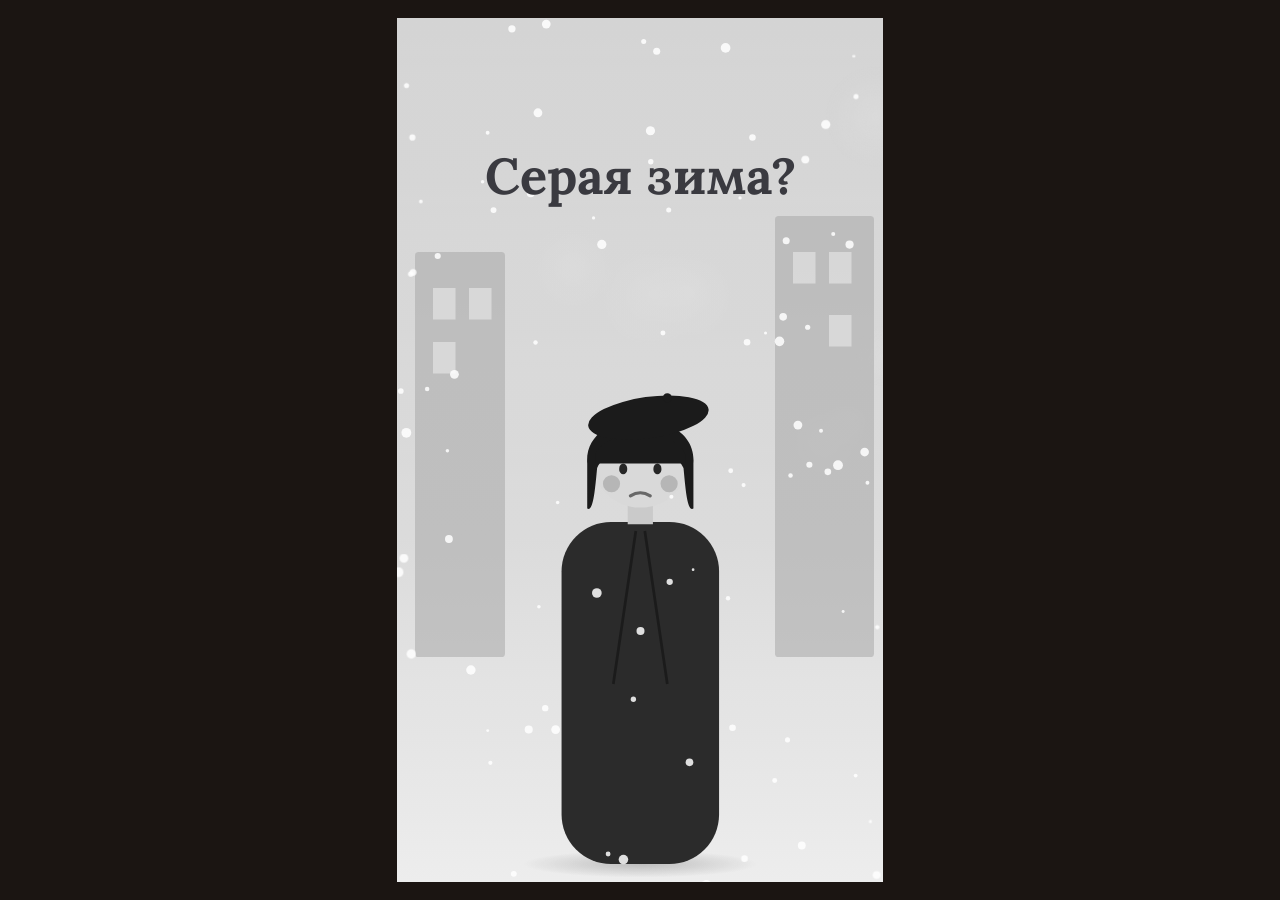
<file: videos/10-sharfy/index.html>
<!doctype html>
<html lang="ru">
<head>
<meta charset="utf-8">
<title>My Warm Box — Красные шарфы</title>
<link rel="preconnect" href="https://fonts.googleapis.com">
<link href="https://fonts.googleapis.com/css2?family=Lora:wght@500;700&family=Caveat:wght@600;700&display=block" rel="stylesheet">
<style>
  html, body { margin: 0; padding: 0; background: #1b1512; }
  body { display: flex; justify-content: center; align-items: center; min-height: 100vh; }
  #stage { width: 1080px; height: 1920px; display: block; }
  body.preview #stage { width: auto; height: 96vh; aspect-ratio: 9 / 16; }
  .serif { font-family: 'Lora', serif; }
  .hand { font-family: 'Caveat', cursive; }
</style>
</head>
<body>
<svg id="stage" viewBox="0 0 1080 1920" xmlns="http://www.w3.org/2000/svg">
  <defs>
    <filter id="sat" x="0" y="0" width="100%" height="100%">
      <feColorMatrix id="satM" type="saturate" values="0"/>
    </filter>
    <linearGradient id="street" x1="0" y1="0" x2="0" y2="1">
      <stop offset="0" stop-color="#C9D6E3"/>
      <stop offset="0.6" stop-color="#E8D9C6"/>
      <stop offset="1" stop-color="#F4ECE2"/>
    </linearGradient>
    <radialGradient id="glow">
      <stop offset="0" stop-color="#FFD9A0" stop-opacity="0.9"/>
      <stop offset="1" stop-color="#FFD9A0" stop-opacity="0"/>
    </radialGradient>
    <radialGradient id="shadow">
      <stop offset="0" stop-color="#5A3E2B" stop-opacity="0.28"/>
      <stop offset="1" stop-color="#5A3E2B" stop-opacity="0"/>
    </radialGradient>
    <!-- fluffy red fabric -->
    <pattern id="fluff" width="22" height="20" patternUnits="userSpaceOnUse">
      <rect width="22" height="20" fill="#D9262F"/>
      <path d="M2 5 q5 -4 10 0 M11 14 q5 -4 10 0" stroke="#F0605F" stroke-width="2.6" fill="none" stroke-linecap="round" opacity="0.85"/>
      <path d="M4 17 q3 -2 6 0 M14 6 q3 -2 6 0" stroke="#B41C24" stroke-width="2.2" fill="none" stroke-linecap="round"/>
    </pattern>
    <pattern id="fluffBig" width="22" height="20" patternUnits="userSpaceOnUse" patternTransform="scale(3.2)">
      <rect width="22" height="20" fill="#D9262F"/>
      <path d="M2 5 q5 -4 10 0 M11 14 q5 -4 10 0" stroke="#F0605F" stroke-width="2.6" fill="none" stroke-linecap="round" opacity="0.85"/>
      <path d="M4 17 q3 -2 6 0 M14 6 q3 -2 6 0" stroke="#B41C24" stroke-width="2.2" fill="none" stroke-linecap="round"/>
    </pattern>
    <!-- burgundy cable knit -->
    <pattern id="cable" width="44" height="36" patternUnits="userSpaceOnUse">
      <rect width="44" height="36" fill="#8E1B2A"/>
      <path d="M3 0 V36 M41 0 V36" stroke="#6A1220" stroke-width="5"/>
      <path d="M12 0 C12 9 32 9 32 18 C32 27 12 27 12 36" stroke="#A82C3D" stroke-width="7" fill="none"/>
      <path d="M32 0 C32 9 12 9 12 18 C12 27 32 27 32 36" stroke="#76162A" stroke-width="7" fill="none"/>
    </pattern>
    <pattern id="cableBig" width="44" height="36" patternUnits="userSpaceOnUse" patternTransform="scale(3)">
      <rect width="44" height="36" fill="#8E1B2A"/>
      <path d="M3 0 V36 M41 0 V36" stroke="#6A1220" stroke-width="5"/>
      <path d="M12 0 C12 9 32 9 32 18 C32 27 12 27 12 36" stroke="#A82C3D" stroke-width="7" fill="none"/>
      <path d="M32 0 C32 9 12 9 12 18 C12 27 32 27 32 36" stroke="#76162A" stroke-width="7" fill="none"/>
    </pattern>
    <clipPath id="magClip"><circle r="105"/></clipPath>

    <!-- worn scarf 1: fluffy red with fringe (local to character) -->
    <g id="scarf1">
      <g id="s1tailL">
        <rect x="-112" y="-110" width="104" height="480" rx="26" fill="url(#fluff)" stroke="#A8161F" stroke-width="3"/>
        <g stroke="#D9262F" stroke-width="11" stroke-linecap="round">
          <path d="M-100,365 v52 M-82,368 v58 M-64,366 v50 M-46,368 v56 M-28,366 v52"/>
        </g>
      </g>
      <g id="s1tailR">
        <rect x="0" y="-100" width="108" height="420" rx="26" fill="url(#fluff)" stroke="#A8161F" stroke-width="3"/>
        <g stroke="#D9262F" stroke-width="11" stroke-linecap="round">
          <path d="M14,316 v52 M32,318 v58 M50,316 v50 M68,318 v56 M88,316 v52"/>
        </g>
      </g>
      <rect x="-150" y="-185" width="300" height="104" rx="52" fill="url(#fluff)" stroke="#A8161F" stroke-width="3"/>
      <rect x="-132" y="-128" width="270" height="80" rx="40" fill="url(#fluff)" stroke="#A8161F" stroke-width="3" transform="rotate(4)"/>
    </g>
    <!-- worn scarf 2: burgundy cable knit -->
    <g id="scarf2">
      <g id="s2tailL">
        <rect x="-112" y="-110" width="106" height="500" rx="18" fill="url(#cable)" stroke="#5E0F1B" stroke-width="3"/>
        <rect x="-96" y="320" width="44" height="14" rx="3" fill="#C9A25B"/>
      </g>
      <g id="s2tailR"><rect x="0" y="-100" width="108" height="430" rx="18" fill="url(#cable)" stroke="#5E0F1B" stroke-width="3"/></g>
      <rect x="-155" y="-190" width="310" height="112" rx="50" fill="url(#cable)" stroke="#5E0F1B" stroke-width="3"/>
      <rect x="-138" y="-130" width="280" height="84" rx="40" fill="url(#cable)" stroke="#5E0F1B" stroke-width="3" transform="rotate(4)"/>
    </g>
    <!-- hanging scarves (showcase) -->
    <g id="hang1">
      <rect x="-90" y="0" width="84" height="640" rx="22" fill="url(#fluff)" stroke="#A8161F" stroke-width="3"/>
      <rect x="6" y="0" width="84" height="580" rx="22" fill="url(#fluff)" stroke="#A8161F" stroke-width="3"/>
      <g stroke="#D9262F" stroke-width="10" stroke-linecap="round">
        <path d="M-78,630 v50 M-62,632 v56 M-46,630 v48 M-30,632 v54 M-16,630 v50"/>
        <path d="M18,570 v50 M34,572 v56 M50,570 v48 M66,572 v54 M80,570 v50"/>
      </g>
      <rect x="-96" y="-30" width="192" height="60" rx="30" fill="url(#fluff)" stroke="#A8161F" stroke-width="3"/>
    </g>
    <g id="hang2">
      <rect x="-92" y="0" width="88" height="660" rx="16" fill="url(#cable)" stroke="#5E0F1B" stroke-width="3"/>
      <rect x="4" y="0" width="88" height="600" rx="16" fill="url(#cable)" stroke="#5E0F1B" stroke-width="3"/>
      <rect x="-76" y="590" width="40" height="13" rx="3" fill="#C9A25B"/>
      <rect x="-100" y="-30" width="200" height="60" rx="26" fill="url(#cable)" stroke="#5E0F1B" stroke-width="3"/>
    </g>
    <path id="heart" d="M0,-12 C-14,-30 -40,-14 -22,6 L0,26 L22,6 C40,-14 14,-30 0,-12 Z"/>
    <path id="star4" d="M0,-30 Q4,-4 30,0 Q4,4 0,30 Q-4,4 -30,0 Q-4,-4 0,-30 Z"/>
    <path id="pin" d="M0,26 C-16,6 -22,-2 -22,-10 A22,22 0 1 1 22,-10 C22,-2 16,6 0,26 Z M0,-18 a8,8 0 1 0 0.01,0 Z" fill-rule="evenodd"/>
    <g id="logoIcon" fill="none" stroke="#5A3E2B" stroke-width="7" stroke-linejoin="round" stroke-linecap="round">
      <rect x="-62" y="-20" width="124" height="86" rx="4"/>
      <rect x="-72" y="-46" width="144" height="28" rx="4"/>
      <path d="M0,-46 V66"/>
      <path d="M0,-46 C-22,-86 -62,-78 -48,-56 C-40,-46 -16,-46 0,-46 Z"/>
      <path d="M0,-46 C22,-86 62,-78 48,-56 C40,-46 16,-46 0,-46 Z"/>
      <path d="M-40,10 L40,10" stroke-width="5" opacity="0.6"/>
      <path d="M-40,34 L40,34" stroke-width="5" opacity="0.6"/>
    </g>
  </defs>

  <!-- ===== street scene (desaturated until the scarf lands) ===== -->
  <g id="world" filter="url(#sat)">
    <rect width="1080" height="1920" fill="url(#street)"/>
    <g id="glows"></g>
    <g fill="#B9A78F" opacity="0.55">
      <rect x="40" y="520" width="200" height="900" rx="8"/><rect x="840" y="440" width="220" height="980" rx="8"/>
      <g fill="#F6D58E"><rect x="80" y="600" width="50" height="70"/><rect x="160" y="600" width="50" height="70"/><rect x="80" y="720" width="50" height="70"/><rect x="880" y="520" width="50" height="70"/><rect x="960" y="520" width="50" height="70"/><rect x="960" y="660" width="50" height="70"/></g>
    </g>
    <g id="girl">
      <ellipse cx="0" cy="640" rx="260" ry="30" fill="url(#shadow)"/>
      <rect x="-175" y="-120" width="350" height="760" rx="110" fill="#2B2A2E"/>
      <path d="M-10,-100 L-60,240 M10,-100 L60,240" stroke="#1C1B1E" stroke-width="6"/>
      <rect x="-28" y="-165" width="56" height="50" fill="#E8C3A9"/>
      <circle cx="0" cy="-260" r="108" fill="#F2D3BC"/>
      <path d="M-118,-250 C-128,-380 128,-380 118,-250 L118,-150 C104,-140 100,-200 96,-240 C70,-300 -70,-300 -96,-240 C-100,-200 -104,-140 -118,-150 Z" fill="#1E1A19"/>
      <path d="M-100,-270 C-80,-330 80,-330 100,-270 L100,-250 L-100,-250 Z" fill="#1E1A19"/>
      <ellipse cx="18" cy="-352" rx="135" ry="46" fill="#1E1A19" transform="rotate(-8 18 -352)"/>
      <circle cx="60" cy="-396" r="10" fill="#1E1A19"/>
      <circle id="chL" cx="-64" cy="-205" r="19" fill="#9FB8D6"/><circle id="chR" cx="64" cy="-205" r="19" fill="#9FB8D6"/>
      <g id="eyesOpen" fill="#2E2420"><ellipse cx="-38" cy="-238" rx="9" ry="12"/><ellipse cx="38" cy="-238" rx="9" ry="12"/></g>
      <g id="eyesHappy" stroke="#2E2420" stroke-width="7" fill="none" stroke-linecap="round" opacity="0">
        <path d="M-54,-234 Q-38,-252 -22,-234"/><path d="M22,-234 Q38,-252 54,-234"/>
      </g>
      <path id="mouthSad" d="M-22,-178 Q0,-192 22,-178" stroke="#B0444A" stroke-width="7" fill="none" stroke-linecap="round"/>
      <path id="mouthHappy" d="M-26,-188 Q0,-160 26,-188 Z" fill="#B0444A" opacity="0"/>
    </g>
    <g id="snow"></g>
  </g>

  <!-- worn scarves (always in colour) -->
  <g id="wear1"><use href="#scarf1" transform="translate(0 42)"/></g>
  <g id="wear2"><use href="#scarf2" transform="translate(0 42)"/></g>
  <g id="hearts" fill="#D9262F"></g>

  <g id="t1" text-anchor="middle"><text x="540" y="390" class="serif" font-size="112" font-weight="700" fill="#3A3A40">Серая зима?</text></g>
  <g id="t2" text-anchor="middle"><text x="540" y="400" class="hand" font-size="130" font-weight="700" fill="#D9262F" stroke="#FFFDF9" stroke-width="6" paint-order="stroke">Добавь красного!</text></g>
  <g id="t3" text-anchor="middle"><text x="540" y="400" class="hand" font-size="120" font-weight="700" fill="#8E1B2A" stroke="#FFFDF9" stroke-width="6" paint-order="stroke">Или уютный бордо?</text></g>

  <g id="label1">
    <rect x="130" y="1530" width="820" height="170" rx="40" fill="#FFFDF9" opacity="0.96"/>
    <text x="540" y="1605" text-anchor="middle" class="serif" font-size="54" font-weight="700" fill="#D9262F">Пушистый шарф с бахромой</text>
    <text x="540" y="1670" text-anchor="middle" class="hand" font-size="54" fill="#5A3E2B">мягкий и очень тёплый</text>
  </g>
  <g id="label2">
    <rect x="130" y="1530" width="820" height="170" rx="40" fill="#FFFDF9" opacity="0.96"/>
    <text x="540" y="1605" text-anchor="middle" class="serif" font-size="54" font-weight="700" fill="#8E1B2A">Объёмный вязаный шарф</text>
    <text x="540" y="1670" text-anchor="middle" class="hand" font-size="54" fill="#5A3E2B">цвет бордо, крупная вязка</text>
  </g>

  <!-- ===== showcase ===== -->
  <g id="show">
    <rect width="1080" height="1920" fill="#F4ECE2"/>
    <text x="540" y="380" text-anchor="middle" class="serif" font-size="100" font-weight="700" fill="#4A3426">Какой выберешь?</text>
    <text x="540" y="480" text-anchor="middle" class="hand" font-size="68" fill="#A63A32">пиши 1 или 2 в комментариях</text>
    <path d="M120,640 H960" stroke="#8A6A4E" stroke-width="16" stroke-linecap="round"/>
    <circle cx="120" cy="640" r="16" fill="#6B4A35"/><circle cx="960" cy="640" r="16" fill="#6B4A35"/>
    <g id="hg1"><use href="#hang1"/></g>
    <g id="hg2"><use href="#hang2"/></g>
    <g id="num1"><circle r="56" fill="#D9262F"/><text y="22" text-anchor="middle" class="serif" font-size="64" font-weight="700" fill="#FFFDF9">1</text></g>
    <g id="num2"><circle r="56" fill="#8E1B2A"/><text y="22" text-anchor="middle" class="serif" font-size="64" font-weight="700" fill="#FFFDF9">2</text></g>
    <g id="mag1">
      <path d="M70,70 L140,140" stroke="#4A3426" stroke-width="26" stroke-linecap="round"/>
      <g clip-path="url(#magClip)"><rect x="-110" y="-110" width="220" height="220" fill="url(#fluffBig)"/></g>
      <circle r="105" fill="none" stroke="#4A3426" stroke-width="14"/>
    </g>
    <g id="mag2">
      <path d="M-70,70 L-140,140" stroke="#4A3426" stroke-width="26" stroke-linecap="round"/>
      <g clip-path="url(#magClip)"><rect x="-110" y="-110" width="220" height="220" fill="url(#cableBig)"/></g>
      <circle r="105" fill="none" stroke="#4A3426" stroke-width="14"/>
    </g>
    <text id="lab1" x="330" y="1520" text-anchor="middle" class="hand" font-size="60" font-weight="700" fill="#D9262F">пушистый</text>
    <text id="lab2" x="750" y="1520" text-anchor="middle" class="hand" font-size="60" font-weight="700" fill="#8E1B2A">вязаный бордо</text>
  </g>

  <!-- ===== outro ===== -->
  <rect id="outroBg" width="1080" height="1920" fill="#F4ECE2" opacity="0"/>
  <g id="outro">
    <g id="logo" transform="translate(540 560)">
      <circle r="210" fill="#F7F0E6" stroke="#5A3E2B" stroke-width="5"/>
      <use href="#logoIcon" transform="translate(0 -78) scale(0.78)"/>
      <text x="0" y="58" text-anchor="middle" class="serif" font-size="74" font-weight="700" fill="#5A3E2B">My Warm</text>
      <text x="0" y="134" text-anchor="middle" class="serif" font-size="74" font-weight="700" fill="#5A3E2B">Box</text>
    </g>
    <g id="newPill">
      <rect x="330" y="830" width="420" height="96" rx="48" fill="#D9262F"/>
      <text x="540" y="895" text-anchor="middle" class="serif" font-size="52" font-weight="700" fill="#FFFDF9">Новинка</text>
    </g>
    <g id="addr" class="serif" font-size="44" fill="#4A3426">
      <text x="540" y="1030" text-anchor="middle" font-weight="700">Доставка по всему КР</text>
      <use href="#pin" transform="translate(140 1110)" fill="#D9262F"/>
      <text x="180" y="1122">Бишкек — ТЦ Caravan, 2 этаж, 87B</text>
      <use href="#pin" transform="translate(140 1190)" fill="#D9262F"/>
      <text x="180" y="1202">Ош — ТЦ Maxcom</text>
    </g>
    <g id="cta">
      <rect x="190" y="1290" width="700" height="120" rx="60" fill="#A63A32"/>
      <text x="540" y="1368" text-anchor="middle" class="serif" font-size="48" font-weight="700" fill="#FFFDF9">Заказ в Direct / WhatsApp</text>
    </g>
  </g>
</svg>

<script>
(() => {
  const DURATION = 17;
  const NS = 'http://www.w3.org/2000/svg';
  const $ = id => document.getElementById(id);
  const clamp = (x, a = 0, b = 1) => Math.min(b, Math.max(a, x));
  const seg = (t, a, b) => clamp((t - a) / (b - a));
  const lerp = (a, b, p) => a + (b - a) * p;
  const easeOutCubic = p => 1 - Math.pow(1 - p, 3);
  const easeInCubic = p => p * p * p;
  const easeInOut = p => p < .5 ? 4 * p * p * p : 1 - Math.pow(-2 * p + 2, 3) / 2;
  const easeOutBack = p => { const c = 1.9; return 1 + (c + 1) * Math.pow(p - 1, 3) + c * Math.pow(p - 1, 2); };
  const mixColor = (a, b, p) => {
    const ha = a.match(/\w\w/g).map(h => parseInt(h, 16)), hb = b.match(/\w\w/g).map(h => parseInt(h, 16));
    return '#' + ha.map((v, i) => Math.round(lerp(v, hb[i], p)).toString(16).padStart(2, '0')).join('');
  };
  let seed = 41;
  const rnd = () => (seed = (seed * 16807) % 2147483647) / 2147483647;
  const set = (el, tr, op) => {
    if (tr !== undefined) el.setAttribute('transform', tr);
    if (op !== undefined) el.setAttribute('opacity', clamp(op).toFixed(3));
  };
  const mk = (tag, attrs, parent) => {
    const e = document.createElementNS(NS, tag);
    for (const k in attrs) e.setAttribute(k, attrs[k]);
    parent.appendChild(e); return e;
  };

  const G = { x: 540, y: 1240 };
  const flakes = [...Array(90)].map(() => {
    const r = 3 + rnd() * 8;
    return { el: mk('circle', { r: r.toFixed(1), fill: '#FFFFFF', opacity: 0.85 }, $('snow')), x: rnd() * 1080, y0: rnd() * 1960, sp: 50 + r * 14, ph: rnd() * 6.28 };
  });
  for (let i = 0; i < 8; i++) mk('circle', { cx: rnd() * 1080, cy: 200 + rnd() * 900, r: 50 + rnd() * 70, fill: 'url(#glow)', opacity: 0.6 }, $('glows'));
  const hearts = [...Array(9)].map((_, k) => ({ el: mk('use', { href: '#heart' }, $('hearts')), a: k / 9 * Math.PI * 2, d: 260 + (k % 3) * 60 }));

  function render(t) {
    // saturation: grey until the red scarf lands
    const sat = easeInOut(seg(t, 3.3, 4.1));
    $('satM').setAttribute('values', sat.toFixed(3));

    flakes.forEach(f => {
      const y = ((f.y0 + f.sp * t) % 2000) - 40;
      f.el.setAttribute('cx', (f.x + Math.sin(t + f.ph) * 22).toFixed(1));
      f.el.setAttribute('cy', y.toFixed(1));
    });

    // girl: shiver before scarf, spin 7.0–7.6
    const cold = 1 - sat;
    const jx = Math.sin(t * 55) * 6 * cold;
    const sp = seg(t, 7.0, 7.6);
    const flip = Math.cos(Math.PI * 2 * sp);          // 1 -> -1 -> 1
    const sx = sp > 0 && sp < 1 ? Math.max(0.04, Math.abs(flip)) : 1;
    const breathe = Math.sin(t * 2) * 4 * sat;
    const gTr = `translate(${(G.x + jx).toFixed(1)} ${(G.y - breathe).toFixed(1)}) scale(${sx.toFixed(3)} 1)`;
    set($('girl'), gTr);
    $('chL').setAttribute('fill', mixColor('9FB8D6', 'F0A2A0', sat));
    $('chR').setAttribute('fill', mixColor('9FB8D6', 'F0A2A0', sat));
    set($('eyesOpen'), undefined, 1 - seg(t, 3.5, 3.7));
    set($('eyesHappy'), undefined, seg(t, 3.5, 3.7));
    set($('mouthSad'), undefined, 1 - seg(t, 3.4, 3.6));
    set($('mouthHappy'), undefined, seg(t, 3.4, 3.6));

    // scarf 1 flies in 2.3–3.3
    const f1 = seg(t, 2.3, 3.3), fe = easeOutCubic(f1);
    const swap = t >= 7.3;
    const sway = Math.sin(t * 2.2) * 2.5;
    $('s1tailL').setAttribute('transform', `rotate(${sway.toFixed(2)} -60 -110)`);
    $('s1tailR').setAttribute('transform', `rotate(${(-sway * 0.8).toFixed(2)} 54 -100)`);
    $('s2tailL').setAttribute('transform', `rotate(${(sway * 0.6).toFixed(2)} -60 -110)`);
    $('s2tailR').setAttribute('transform', `rotate(${(-sway * 0.5).toFixed(2)} 54 -100)`);
    const flyTr = `translate(${lerp(1100, G.x + jx, fe).toFixed(1)} ${lerp(-300, G.y - breathe, fe).toFixed(1)}) rotate(${lerp(260, 0, fe).toFixed(1)}) scale(${(lerp(0.3, 1, easeOutBack(f1)) * sx).toFixed(3)} ${lerp(0.3, 1, easeOutBack(f1)).toFixed(3)})`;
    const showStart = seg(t, 10.4, 10.9);
    set($('wear1'), f1 < 1 ? flyTr : gTr, f1 > 0 && !swap ? 1 : 0);
    set($('wear2'), gTr, swap ? 1 : 0);

    // hearts burst at 3.3 and 7.6
    hearts.forEach((h, k) => {
      const b1 = seg(t, 3.3, 4.6), b2 = seg(t, 7.6, 8.8);
      const p = b2 > 0 ? b2 : b1;
      const on = (b1 > 0 && b1 < 1) || (b2 > 0 && b2 < 1);
      h.el.setAttribute('fill', b2 > 0 ? '#8E1B2A' : '#D9262F');
      const r = h.d * easeOutCubic(p);
      set(h.el, `translate(${(G.x + Math.cos(h.a) * r).toFixed(1)} ${(G.y - 260 + Math.sin(h.a) * r * 0.8).toFixed(1)}) scale(${(1.4 * Math.sin(Math.PI * p)).toFixed(3)})`, on ? 1 : 0);
    });

    // titles
    const a1 = easeOutCubic(seg(t, 0.2, 0.8)), o1 = seg(t, 2.9, 3.2);
    set($('t1'), `translate(0 ${lerp(40, 0, a1)})`, a1 * (1 - o1));
    const a2 = seg(t, 3.4, 3.8), o2 = seg(t, 6.9, 7.1);
    set($('t2'), `translate(540 370) rotate(-4) scale(${(0.001 + easeOutBack(a2)).toFixed(3)}) translate(-540 -370)`, a2 > 0 ? 1 - o2 : 0);
    const a3 = seg(t, 7.6, 8.0), o3 = seg(t, 10.2, 10.4);
    set($('t3'), `translate(540 370) rotate(-3) scale(${(0.001 + easeOutBack(a3)).toFixed(3)}) translate(-540 -370)`, a3 > 0 ? 1 - o3 : 0);
    const l1 = easeOutCubic(seg(t, 4.2, 4.6)), lo1 = seg(t, 6.8, 7.0);
    set($('label1'), `translate(0 ${lerp(80, 0, l1)})`, l1 * (1 - lo1));
    const l2 = easeOutCubic(seg(t, 8.0, 8.4)), lo2 = seg(t, 10.2, 10.4);
    set($('label2'), `translate(0 ${lerp(80, 0, l2)})`, l2 * (1 - lo2));

    // showcase 10.4–13.4
    const sh = easeInOut(showStart), sho = seg(t, 13.3, 13.5);
    set($('show'), `translate(${(1080 * (1 - sh)).toFixed(1)} 0)`, showStart > 0 ? 1 - sho : 0);
    const hs = Math.sin(t * 1.8) * 1.5;
    set($('hg1'), `translate(330 640) rotate(${hs.toFixed(2)})`);
    set($('hg2'), `translate(750 640) rotate(${(-hs).toFixed(2)})`);
    const n1 = seg(t, 11.0, 11.3), n2 = seg(t, 11.3, 11.6);
    set($('num1'), `translate(330 560) scale(${(0.001 + easeOutBack(n1)).toFixed(3)})`, n1 > 0 ? 1 : 0);
    set($('num2'), `translate(750 560) scale(${(0.001 + easeOutBack(n2)).toFixed(3)})`, n2 > 0 ? 1 : 0);
    const m1 = seg(t, 11.7, 12.0), m2 = seg(t, 12.1, 12.4);
    set($('mag1'), `translate(200 1080) scale(${(0.001 + easeOutBack(m1)).toFixed(3)})`, m1 > 0 ? 1 : 0);
    set($('mag2'), `translate(880 1080) scale(${(0.001 + easeOutBack(m2)).toFixed(3)})`, m2 > 0 ? 1 : 0);
    set($('lab1'), undefined, seg(t, 11.0, 11.3));
    set($('lab2'), undefined, seg(t, 11.3, 11.6));

    // outro 13.4+
    set($('outroBg'), undefined, easeInOut(seg(t, 13.4, 13.8)));
    const lg = seg(t, 13.6, 14.3);
    set($('logo'), `translate(540 560) scale(${(0.001 + easeOutBack(lg)).toFixed(3)})`, lg > 0 ? 1 : 0);
    const np = seg(t, 14.1, 14.4);
    set($('newPill'), `translate(540 878) rotate(-3) scale(${(0.001 + easeOutBack(np)).toFixed(3)}) translate(-540 -878)`, np > 0 ? 1 : 0);
    const ad = easeOutCubic(seg(t, 14.4, 14.9));
    set($('addr'), `translate(0 ${lerp(30, 0, ad)})`, ad);
    const cta = seg(t, 14.9, 15.4);
    const pulse = t > 15.4 ? 1 + 0.03 * Math.sin((t - 15.4) * 5) : 1;
    set($('cta'), `translate(540 1350) scale(${(0.001 + easeOutBack(cta) * pulse).toFixed(3)}) translate(-540 -1350)`, cta > 0 ? 1 : 0);
  }

  window.DURATION = DURATION;
  window.renderAt = render;
  const params = new URLSearchParams(location.search);
  if (params.has('render')) return;
  document.body.classList.add('preview');
  document.fonts.ready.then(() => {
    if (params.has('t')) { render(parseFloat(params.get('t'))); return; }
    let start = null;
    const loop = ts => { if (start === null) start = ts; render(((ts - start) / 1000) % DURATION); requestAnimationFrame(loop); };
    requestAnimationFrame(loop);
  });
})();
</script>
</body>
</html>
</file>
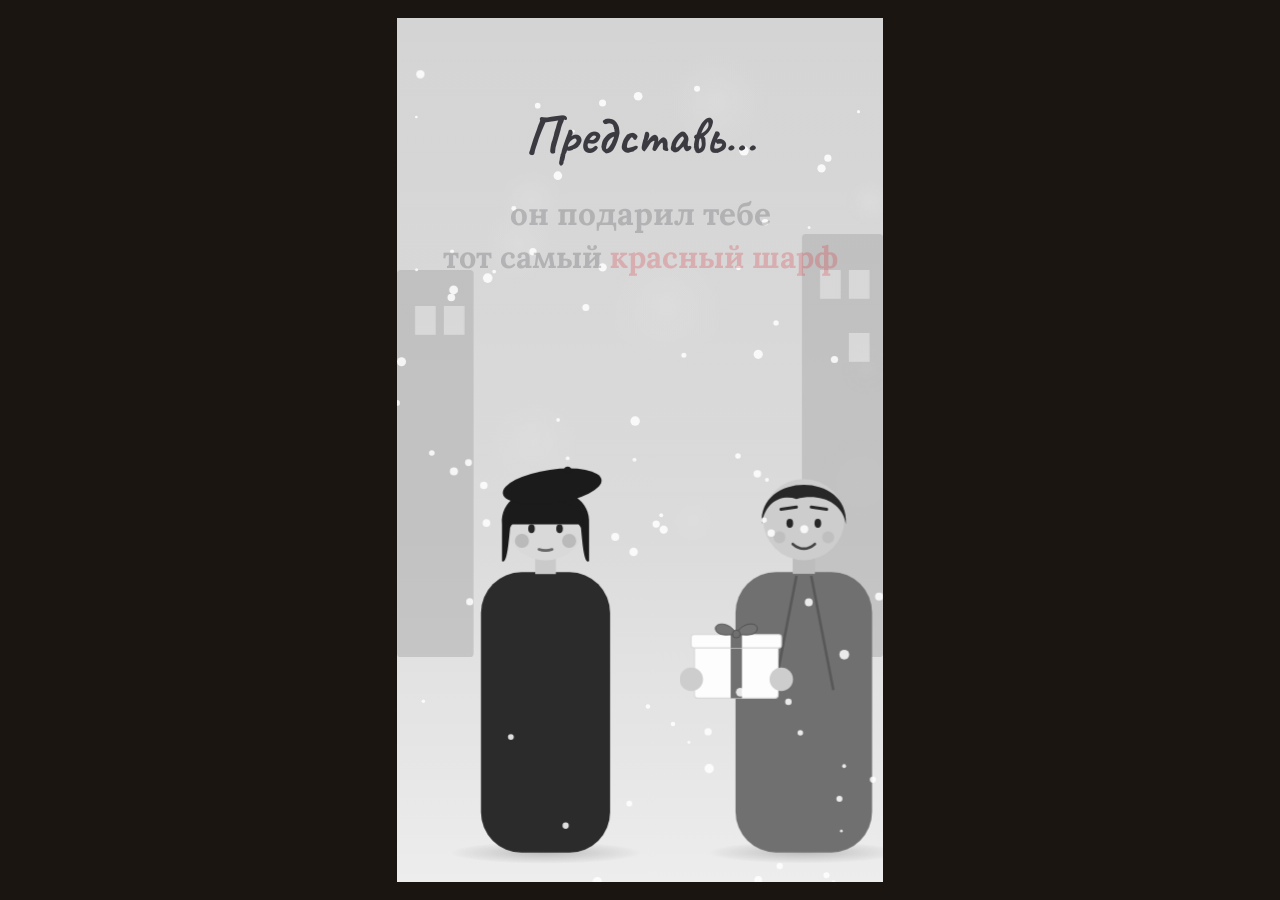
<file: videos/11-sharf-podaril/index.html>
<!doctype html>
<html lang="ru">
<head>
<meta charset="utf-8">
<title>My Warm Box — Тот самый красный шарф</title>
<link rel="preconnect" href="https://fonts.googleapis.com">
<link href="https://fonts.googleapis.com/css2?family=Lora:wght@500;700&family=Caveat:wght@600;700&display=block" rel="stylesheet">
<style>
  html, body { margin: 0; padding: 0; background: #1b1512; }
  body { display: flex; justify-content: center; align-items: center; min-height: 100vh; }
  #stage { width: 1080px; height: 1920px; display: block; }
  body.preview #stage { width: auto; height: 96vh; aspect-ratio: 9 / 16; }
  .serif { font-family: 'Lora', serif; }
  .hand { font-family: 'Caveat', cursive; }
</style>
</head>
<body>
<svg id="stage" viewBox="0 0 1080 1920" xmlns="http://www.w3.org/2000/svg">
  <defs>
    
    <filter id="sat" x="0" y="0" width="100%" height="100%">
      <feColorMatrix id="satM" type="saturate" values="0"/>
    </filter>
    <linearGradient id="street" x1="0" y1="0" x2="0" y2="1">
      <stop offset="0" stop-color="#C9D6E3"/>
      <stop offset="0.6" stop-color="#E8D9C6"/>
      <stop offset="1" stop-color="#F4ECE2"/>
    </linearGradient>
    <radialGradient id="glow">
      <stop offset="0" stop-color="#FFD9A0" stop-opacity="0.9"/>
      <stop offset="1" stop-color="#FFD9A0" stop-opacity="0"/>
    </radialGradient>
    <radialGradient id="shadow">
      <stop offset="0" stop-color="#5A3E2B" stop-opacity="0.28"/>
      <stop offset="1" stop-color="#5A3E2B" stop-opacity="0"/>
    </radialGradient>
    <!-- fluffy red fabric -->
    <pattern id="fluff" width="22" height="20" patternUnits="userSpaceOnUse">
      <rect width="22" height="20" fill="#D9262F"/>
      <path d="M2 5 q5 -4 10 0 M11 14 q5 -4 10 0" stroke="#F0605F" stroke-width="2.6" fill="none" stroke-linecap="round" opacity="0.85"/>
      <path d="M4 17 q3 -2 6 0 M14 6 q3 -2 6 0" stroke="#B41C24" stroke-width="2.2" fill="none" stroke-linecap="round"/>
    </pattern>
    <pattern id="fluffBig" width="22" height="20" patternUnits="userSpaceOnUse" patternTransform="scale(3.2)">
      <rect width="22" height="20" fill="#D9262F"/>
      <path d="M2 5 q5 -4 10 0 M11 14 q5 -4 10 0" stroke="#F0605F" stroke-width="2.6" fill="none" stroke-linecap="round" opacity="0.85"/>
      <path d="M4 17 q3 -2 6 0 M14 6 q3 -2 6 0" stroke="#B41C24" stroke-width="2.2" fill="none" stroke-linecap="round"/>
    </pattern>
    <!-- burgundy cable knit -->
    <pattern id="cable" width="44" height="36" patternUnits="userSpaceOnUse">
      <rect width="44" height="36" fill="#8E1B2A"/>
      <path d="M3 0 V36 M41 0 V36" stroke="#6A1220" stroke-width="5"/>
      <path d="M12 0 C12 9 32 9 32 18 C32 27 12 27 12 36" stroke="#A82C3D" stroke-width="7" fill="none"/>
      <path d="M32 0 C32 9 12 9 12 18 C12 27 32 27 32 36" stroke="#76162A" stroke-width="7" fill="none"/>
    </pattern>
    <pattern id="cableBig" width="44" height="36" patternUnits="userSpaceOnUse" patternTransform="scale(3)">
      <rect width="44" height="36" fill="#8E1B2A"/>
      <path d="M3 0 V36 M41 0 V36" stroke="#6A1220" stroke-width="5"/>
      <path d="M12 0 C12 9 32 9 32 18 C32 27 12 27 12 36" stroke="#A82C3D" stroke-width="7" fill="none"/>
      <path d="M32 0 C32 9 12 9 12 18 C12 27 32 27 32 36" stroke="#76162A" stroke-width="7" fill="none"/>
    </pattern>
    <clipPath id="magClip"><circle r="105"/></clipPath>

    <!-- worn scarf 1: fluffy red with fringe (local to character) -->
    <g id="scarf1">
      <g id="s1tailL">
        <rect x="-112" y="-110" width="104" height="480" rx="26" fill="url(#fluff)" stroke="#A8161F" stroke-width="3"/>
        <g stroke="#D9262F" stroke-width="11" stroke-linecap="round">
          <path d="M-100,365 v52 M-82,368 v58 M-64,366 v50 M-46,368 v56 M-28,366 v52"/>
        </g>
      </g>
      <g id="s1tailR">
        <rect x="0" y="-100" width="108" height="420" rx="26" fill="url(#fluff)" stroke="#A8161F" stroke-width="3"/>
        <g stroke="#D9262F" stroke-width="11" stroke-linecap="round">
          <path d="M14,316 v52 M32,318 v58 M50,316 v50 M68,318 v56 M88,316 v52"/>
        </g>
      </g>
      <rect x="-150" y="-185" width="300" height="104" rx="52" fill="url(#fluff)" stroke="#A8161F" stroke-width="3"/>
      <rect x="-132" y="-128" width="270" height="80" rx="40" fill="url(#fluff)" stroke="#A8161F" stroke-width="3" transform="rotate(4)"/>
    </g>
    <!-- worn scarf 2: burgundy cable knit -->
    <g id="scarf2">
      <g id="s2tailL">
        <rect x="-112" y="-110" width="106" height="500" rx="18" fill="url(#cable)" stroke="#5E0F1B" stroke-width="3"/>
        <rect x="-96" y="320" width="44" height="14" rx="3" fill="#C9A25B"/>
      </g>
      <g id="s2tailR"><rect x="0" y="-100" width="108" height="430" rx="18" fill="url(#cable)" stroke="#5E0F1B" stroke-width="3"/></g>
      <rect x="-155" y="-190" width="310" height="112" rx="50" fill="url(#cable)" stroke="#5E0F1B" stroke-width="3"/>
      <rect x="-138" y="-130" width="280" height="84" rx="40" fill="url(#cable)" stroke="#5E0F1B" stroke-width="3" transform="rotate(4)"/>
    </g>
    <!-- hanging scarves (showcase) -->
    <g id="hang1">
      <rect x="-90" y="0" width="84" height="640" rx="22" fill="url(#fluff)" stroke="#A8161F" stroke-width="3"/>
      <rect x="6" y="0" width="84" height="580" rx="22" fill="url(#fluff)" stroke="#A8161F" stroke-width="3"/>
      <g stroke="#D9262F" stroke-width="10" stroke-linecap="round">
        <path d="M-78,630 v50 M-62,632 v56 M-46,630 v48 M-30,632 v54 M-16,630 v50"/>
        <path d="M18,570 v50 M34,572 v56 M50,570 v48 M66,572 v54 M80,570 v50"/>
      </g>
      <rect x="-96" y="-30" width="192" height="60" rx="30" fill="url(#fluff)" stroke="#A8161F" stroke-width="3"/>
    </g>
    <g id="hang2">
      <rect x="-92" y="0" width="88" height="660" rx="16" fill="url(#cable)" stroke="#5E0F1B" stroke-width="3"/>
      <rect x="4" y="0" width="88" height="600" rx="16" fill="url(#cable)" stroke="#5E0F1B" stroke-width="3"/>
      <rect x="-76" y="590" width="40" height="13" rx="3" fill="#C9A25B"/>
      <rect x="-100" y="-30" width="200" height="60" rx="26" fill="url(#cable)" stroke="#5E0F1B" stroke-width="3"/>
    </g>
    <path id="heart" d="M0,-12 C-14,-30 -40,-14 -22,6 L0,26 L22,6 C40,-14 14,-30 0,-12 Z"/>
    <path id="star4" d="M0,-30 Q4,-4 30,0 Q4,4 0,30 Q-4,4 -30,0 Q-4,-4 0,-30 Z"/>
    <path id="pin" d="M0,26 C-16,6 -22,-2 -22,-10 A22,22 0 1 1 22,-10 C22,-2 16,6 0,26 Z M0,-18 a8,8 0 1 0 0.01,0 Z" fill-rule="evenodd"/>
    <g id="logoIcon" fill="none" stroke="#5A3E2B" stroke-width="7" stroke-linejoin="round" stroke-linecap="round">
      <rect x="-62" y="-20" width="124" height="86" rx="4"/>
      <rect x="-72" y="-46" width="144" height="28" rx="4"/>
      <path d="M0,-46 V66"/>
      <path d="M0,-46 C-22,-86 -62,-78 -48,-56 C-40,-46 -16,-46 0,-46 Z"/>
      <path d="M0,-46 C22,-86 62,-78 48,-56 C40,-46 16,-46 0,-46 Z"/>
      <path d="M-40,10 L40,10" stroke-width="5" opacity="0.6"/>
      <path d="M-40,34 L40,34" stroke-width="5" opacity="0.6"/>
    </g>
  
    <g id="gbox">
      <rect x="-150" y="-90" width="300" height="190" rx="12" fill="#FFFDF9" stroke="#E2D6C6" stroke-width="4"/>
      <rect x="-20" y="-90" width="40" height="190" fill="#C2473D"/>
      <g id="gLid">
        <rect x="-162" y="-128" width="324" height="48" rx="10" fill="#FFFDF9" stroke="#E2D6C6" stroke-width="4"/>
        <rect x="-20" y="-128" width="40" height="48" fill="#C2473D"/>
        <path d="M0,-130 C-24,-180 -90,-172 -72,-140 C-60,-122 -24,-126 0,-130 Z" fill="#C9483D" stroke="#8E2E28" stroke-width="3"/>
        <path d="M0,-130 C24,-180 90,-172 72,-140 C60,-122 24,-126 0,-130 Z" fill="#C9483D" stroke="#8E2E28" stroke-width="3"/>
        <circle cx="0" cy="-130" r="14" fill="#C2473D" stroke="#8E2E28" stroke-width="3"/>
      </g>
    </g>
    <path id="plane" d="M-70,10 L80,-60 L30,70 L5,25 Z M5,25 L80,-60" fill="#FFFDF9" stroke="#4A3426" stroke-width="8" stroke-linejoin="round"/>
  </defs>

  <!-- ===== desaturated world ===== -->
  <g id="world" filter="url(#sat)">
    <rect width="1080" height="1920" fill="url(#street)"/>
    <g id="glows"></g>
    <g fill="#B9A78F" opacity="0.5">
      <rect x="0" y="560" width="170" height="860" rx="8"/><rect x="900" y="480" width="180" height="940" rx="8"/>
      <g fill="#F6D58E"><rect x="40" y="640" width="46" height="64"/><rect x="104" y="640" width="46" height="64"/><rect x="940" y="560" width="46" height="64"/><rect x="1004" y="560" width="46" height="64"/><rect x="1004" y="700" width="46" height="64"/></g>
    </g>
    <!-- girl -->
    <g id="girl">
      <ellipse cx="0" cy="640" rx="260" ry="30" fill="url(#shadow)"/>
      <rect x="-175" y="-120" width="350" height="760" rx="110" fill="#2B2A2E"/>
      <rect x="-28" y="-165" width="56" height="50" fill="#E8C3A9"/>
      <circle cx="0" cy="-260" r="108" fill="#F2D3BC"/>
      <path d="M-118,-250 C-128,-380 128,-380 118,-250 L118,-150 C104,-140 100,-200 96,-240 C70,-300 -70,-300 -96,-240 C-100,-200 -104,-140 -118,-150 Z" fill="#1E1A19"/>
      <path d="M-100,-270 C-80,-330 80,-330 100,-270 L100,-250 L-100,-250 Z" fill="#1E1A19"/>
      <ellipse cx="18" cy="-352" rx="135" ry="46" fill="#1E1A19" transform="rotate(-8 18 -352)"/>
      <circle cx="60" cy="-396" r="10" fill="#1E1A19"/>
      <circle id="chL" cx="-64" cy="-205" r="19" fill="#C9B6B0"/><circle id="chR" cx="64" cy="-205" r="19" fill="#C9B6B0"/>
      <g id="gEyes" fill="#2E2420"><ellipse cx="-38" cy="-238" rx="9" ry="12"/><ellipse cx="38" cy="-238" rx="9" ry="12"/></g>
      <g id="gEyesHappy" stroke="#2E2420" stroke-width="7" fill="none" stroke-linecap="round" opacity="0">
        <path d="M-54,-234 Q-38,-252 -22,-234"/><path d="M22,-234 Q38,-252 54,-234"/>
      </g>
      <path id="gMouthN" d="M-18,-182 Q0,-176 18,-182" stroke="#B0444A" stroke-width="7" fill="none" stroke-linecap="round"/>
      <ellipse id="gMouthO" cx="0" cy="-182" rx="13" ry="16" fill="#8E3A3E" opacity="0"/>
      <path id="gMouthH" d="M-26,-190 Q0,-162 26,-190 Z" fill="#B0444A" opacity="0"/>
    </g>
    <!-- guy -->
    <g id="guy">
      <ellipse cx="0" cy="640" rx="260" ry="30" fill="url(#shadow)"/>
      <rect x="-185" y="-120" width="370" height="760" rx="110" fill="#8A6A4E"/>
      <path d="M-20,-110 L-80,200 M20,-110 L80,200" stroke="#6E523B" stroke-width="7"/>
      <rect x="-30" y="-165" width="60" height="50" fill="#DDB596"/>
      <circle cx="0" cy="-262" r="110" fill="#EBC6A8"/>
      <path d="M-114,-250 C-124,-392 124,-392 114,-250 C104,-312 40,-334 -20,-318 C-60,-330 -104,-312 -114,-250 Z" fill="#2F2521"/>
      <path d="M-62,-290 L-20,-296 M20,-296 L62,-290" stroke="#2F2521" stroke-width="8" stroke-linecap="round"/>
      <g fill="#2E2420"><ellipse cx="-38" cy="-252" rx="9" ry="12"/><ellipse cx="38" cy="-252" rx="9" ry="12"/></g>
      <circle cx="-66" cy="-214" r="16" fill="#E8A6A0" opacity="0.6"/><circle cx="66" cy="-214" r="16" fill="#E8A6A0" opacity="0.6"/>
      <path d="M-30,-196 Q0,-170 30,-196" stroke="#5A3E2B" stroke-width="7" fill="none" stroke-linecap="round"/>
    </g>
    <g id="boxW"><use href="#gbox"/></g>
    <g id="hands" fill="#EBC6A8"><circle id="hL" r="26"/><circle id="hR" r="26"/></g>
    <g id="snow"></g>
  </g>

  <!-- coloured layer -->
  <g id="wear1"><use href="#scarf1" transform="translate(0 42)"/></g>
  <g id="wear2"><use href="#scarf2" transform="translate(0 42)"/></g>
  <g id="hearts" fill="#D9262F"></g>
  <use id="bigHeart" href="#heart" fill="#D9262F"/>

  <!-- texts -->
  <g id="tA" text-anchor="middle">
    <text x="540" y="300" class="hand" font-size="120" font-weight="700" fill="#3A3A40">Представь…</text>
  </g>
  <g id="tB" text-anchor="middle" class="serif" font-weight="700">
    <text x="540" y="430" font-size="70" fill="#3A3A40">он подарил тебе</text>
    <text x="540" y="525" font-size="68" fill="#3A3A40">тот самый <tspan fill="#D9262F">красный шарф</tspan></text>
  </g>
  <g id="tC" text-anchor="middle"><text x="540" y="420" class="hand" font-size="120" font-weight="700" fill="#8E1B2A" stroke="#FFFDF9" stroke-width="6" paint-order="stroke">А может, бордо?</text></g>

  <g id="label1">
    <rect x="130" y="1600" width="820" height="160" rx="40" fill="#FFFDF9" opacity="0.96"/>
    <text x="540" y="1670" text-anchor="middle" class="serif" font-size="52" font-weight="700" fill="#D9262F">Пушистый шарф с бахромой</text>
    <text x="540" y="1732" text-anchor="middle" class="hand" font-size="52" fill="#5A3E2B">мягкий и очень тёплый</text>
  </g>
  <g id="label2">
    <rect x="130" y="1600" width="820" height="160" rx="40" fill="#FFFDF9" opacity="0.96"/>
    <text x="540" y="1670" text-anchor="middle" class="serif" font-size="52" font-weight="700" fill="#8E1B2A">Объёмный вязаный шарф</text>
    <text x="540" y="1732" text-anchor="middle" class="hand" font-size="52" fill="#5A3E2B">цвет бордо, крупная вязка</text>
  </g>

  <!-- hint CTA -->
  <g id="hint">
    <rect width="1080" height="1920" fill="#1E1A19" opacity="0.55"/>
    <rect x="110" y="520" width="860" height="700" rx="60" fill="#FFFDF9"/>
    <text x="540" y="700" text-anchor="middle" class="hand" font-size="150" font-weight="700" fill="#D9262F">Намекни ему!</text>
    <text x="540" y="820" text-anchor="middle" class="serif" font-size="58" font-weight="700" fill="#4A3426">отправь ему это видео</text>
    <path id="trail" d="M260,1120 C380,1060 520,1100 640,1010 C720,950 760,960 820,920" stroke="#C9B6A0" stroke-width="7" stroke-dasharray="4 18" stroke-linecap="round" fill="none"/>
    <use id="planeU" href="#plane"/>
  </g>

  <!-- outro -->
  <rect id="outroBg" width="1080" height="1920" fill="#F4ECE2" opacity="0"/>
  <g id="outro">
    <g id="logo" transform="translate(540 560)">
      <circle r="210" fill="#F7F0E6" stroke="#5A3E2B" stroke-width="5"/>
      <use href="#logoIcon" transform="translate(0 -78) scale(0.78)"/>
      <text x="0" y="58" text-anchor="middle" class="serif" font-size="74" font-weight="700" fill="#5A3E2B">My Warm</text>
      <text x="0" y="134" text-anchor="middle" class="serif" font-size="74" font-weight="700" fill="#5A3E2B">Box</text>
    </g>
    <g id="newPill">
      <rect x="330" y="830" width="420" height="96" rx="48" fill="#D9262F"/>
      <text x="540" y="895" text-anchor="middle" class="serif" font-size="52" font-weight="700" fill="#FFFDF9">Новинка</text>
    </g>
    <g id="addr" class="serif" font-size="44" fill="#4A3426">
      <text x="540" y="1030" text-anchor="middle" font-weight="700">Доставка по всему КР</text>
      <use href="#pin" transform="translate(140 1110)" fill="#D9262F"/>
      <text x="180" y="1122">Бишкек — ТЦ Caravan, 2 этаж, 87B</text>
      <use href="#pin" transform="translate(140 1190)" fill="#D9262F"/>
      <text x="180" y="1202">Ош — ТЦ Maxcom</text>
    </g>
    <g id="cta">
      <rect x="190" y="1290" width="700" height="120" rx="60" fill="#A63A32"/>
      <text x="540" y="1368" text-anchor="middle" class="serif" font-size="48" font-weight="700" fill="#FFFDF9">Заказ в Direct / WhatsApp</text>
    </g>
  </g>
</svg>

<script>
(() => {
  const DURATION = 18;
  const NS = 'http://www.w3.org/2000/svg';
  const $ = id => document.getElementById(id);
  const clamp = (x, a = 0, b = 1) => Math.min(b, Math.max(a, x));
  const seg = (t, a, b) => clamp((t - a) / (b - a));
  const lerp = (a, b, p) => a + (b - a) * p;
  const easeOutCubic = p => 1 - Math.pow(1 - p, 3);
  const easeInCubic = p => p * p * p;
  const easeInOut = p => p < .5 ? 4 * p * p * p : 1 - Math.pow(-2 * p + 2, 3) / 2;
  const easeOutBack = p => { const c = 1.9; return 1 + (c + 1) * Math.pow(p - 1, 3) + c * Math.pow(p - 1, 2); };
  const mixColor = (a, b, p) => {
    const ha = a.match(/\w\w/g).map(h => parseInt(h, 16)), hb = b.match(/\w\w/g).map(h => parseInt(h, 16));
    return '#' + ha.map((v, i) => Math.round(lerp(v, hb[i], p)).toString(16).padStart(2, '0')).join('');
  };
  let seed = 61;
  const rnd = () => (seed = (seed * 16807) % 2147483647) / 2147483647;
  const set = (el, tr, op) => {
    if (tr !== undefined) el.setAttribute('transform', tr);
    if (op !== undefined) el.setAttribute('opacity', clamp(op).toFixed(3));
  };
  const mk = (tag, attrs, parent) => {
    const e = document.createElementNS(NS, tag);
    for (const k in attrs) e.setAttribute(k, attrs[k]);
    parent.appendChild(e); return e;
  };

  const S = 0.82;                         // character scale
  const GIRL = { x: 330, y: 1330 }, GUY = { x: 760, y: 1330 };
  const flakes = [...Array(80)].map(() => {
    const r = 3 + rnd() * 8;
    return { el: mk('circle', { r: r.toFixed(1), fill: '#FFFFFF', opacity: 0.85 }, $('snow')), x: rnd() * 1080, y0: rnd() * 1960, sp: 40 + r * 12, ph: rnd() * 6.28 };
  });
  for (let i = 0; i < 9; i++) mk('circle', { cx: rnd() * 1080, cy: 150 + rnd() * 1000, r: 50 + rnd() * 80, fill: 'url(#glow)', opacity: 0.7 }, $('glows'));
  const hearts = [...Array(10)].map((_, k) => ({ el: mk('use', { href: '#heart' }, $('hearts')), a: -Math.PI / 2 + (k - 4.5) * 0.32, d: 220 + (k % 3) * 70 }));

  function render(t) {
    const sat = easeInOut(seg(t, 5.6, 6.5));
    $('satM').setAttribute('values', sat.toFixed(3));
    flakes.forEach(f => {
      f.el.setAttribute('cx', (f.x + Math.sin(t + f.ph) * 22).toFixed(1));
      f.el.setAttribute('cy', (((f.y0 + f.sp * t) % 2000) - 40).toFixed(1));
    });

    // guy walks in 0.3–2.3
    const w = seg(t, 0.3, 2.3);
    const gx = lerp(1350, GUY.x, easeOutCubic(w));
    const walking = w > 0 && w < 0.95;
    const gb = walking ? Math.abs(Math.sin(t * 9)) * 18 : 0;
    const lean = -3 * easeInOut(seg(t, 6.4, 7.0));
    set($('guy'), `translate(${gx.toFixed(1)} ${(GUY.y - gb).toFixed(1)}) rotate(${lean}) scale(${S})`);

    // girl: tilt toward him after the scarf
    const tilt = 6 * easeInOut(seg(t, 6.4, 7.0));
    const breathe = Math.sin(t * 2) * 3 * sat;
    const girlTr = `translate(${GIRL.x} ${(GIRL.y - breathe).toFixed(1)}) rotate(${tilt.toFixed(2)} 0 400) scale(${S})`;
    set($('girl'), girlTr);
    $('chL').setAttribute('fill', mixColor('C9B6B0', 'F0A2A0', sat));
    $('chR').setAttribute('fill', mixColor('C9B6B0', 'F0A2A0', sat));
    const surprised = t > 2.8 && t < 5.7;
    const happy = t >= 5.7;
    set($('gMouthN'), undefined, !surprised && !happy ? 1 : 0);
    set($('gMouthO'), undefined, surprised ? 1 : 0);
    set($('gMouthH'), undefined, happy ? 1 : 0);
    set($('gEyes'), `translate(${surprised ? 8 : 0} 0)`, happy ? 0 : 1);
    set($('gEyesHappy'), undefined, happy ? 1 : 0);

    // box: held by guy, presented 2.6–3.3, opens 4.0, fades 6.0
    const pr = easeInOut(seg(t, 2.6, 3.3));
    const bx = lerp(gx - 150, 545, pr), by = lerp(1450 - gb, 1270, pr);
    const bOut = seg(t, 6.0, 6.5);
    set($('boxW'), `translate(${bx.toFixed(1)} ${(by + 120 * easeInCubic(bOut)).toFixed(1)}) scale(0.62)`, 1 - bOut);
    $('hL').setAttribute('cx', (bx - 100).toFixed(1)); $('hL').setAttribute('cy', (by + 20).toFixed(1));
    $('hR').setAttribute('cx', (bx + 100).toFixed(1)); $('hR').setAttribute('cy', (by + 20).toFixed(1));
    set($('hands'), undefined, 1 - bOut);
    const lo = easeInCubic(seg(t, 4.0, 4.5));
    set($('gLid'), `translate(${120 * lo} ${-500 * lo}) rotate(${35 * lo})`, 1 - seg(t, 4.35, 4.5));

    // big heart pop at 3.1
    const bh = seg(t, 3.1, 3.5), bho = seg(t, 3.9, 4.2);
    set($('bigHeart'), `translate(545 ${(1000 - 40 * bho).toFixed(1)}) scale(${(2.6 * easeOutBack(bh)).toFixed(3)})`, bh > 0 ? 1 - bho : 0);

    // scarf rises from box 4.1–4.8, then flies to her neck 5.0–5.8
    const rise = easeOutCubic(seg(t, 4.1, 4.8));
    const fly = seg(t, 5.0, 5.8), fe = easeInOut(fly);
    const swap = t >= 9.0;
    const sway = Math.sin(t * 2.2) * 2.5;
    ['s1tailL', 's2tailL'].forEach(id => $(id).setAttribute('transform', `rotate(${sway.toFixed(2)} -60 -110)`));
    ['s1tailR', 's2tailR'].forEach(id => $(id).setAttribute('transform', `rotate(${(-sway * 0.8).toFixed(2)} 54 -100)`));
    let scarfTr;
    if (fly < 1) {
      const x = lerp(bx, GIRL.x, fe), y = lerp(by - 110 - 160 * rise, GIRL.y - breathe, fe) - 180 * Math.sin(Math.PI * fly);
      const sc = lerp(lerp(0.2, 0.34, rise), S, fe), rot = lerp(Math.sin(t * 3) * 6, tilt, fe);
      scarfTr = `translate(${x.toFixed(1)} ${y.toFixed(1)}) rotate(${rot.toFixed(2)}) scale(${sc.toFixed(3)})`;
    } else scarfTr = girlTr;
    set($('wear1'), scarfTr, t > 4.1 && !swap ? 1 : 0);
    set($('wear2'), girlTr, swap ? 1 : 0);

    // hearts burst 5.8 and 9.0
    hearts.forEach((h, k) => {
      const b1 = seg(t, 5.8, 7.2), b2 = seg(t, 9.0, 10.3);
      const p = b2 > 0 ? b2 : b1;
      const on = (b1 > 0 && b1 < 1) || (b2 > 0 && b2 < 1);
      h.el.setAttribute('fill', b2 > 0 ? '#8E1B2A' : '#D9262F');
      const r = h.d * easeOutCubic(p);
      set(h.el, `translate(${(545 + Math.cos(h.a) * r * 1.6).toFixed(1)} ${(1080 + Math.sin(h.a) * r).toFixed(1)}) scale(${(1.3 * Math.sin(Math.PI * p)).toFixed(3)})`, on ? 1 : 0);
    });

    // texts
    const a = easeOutCubic(seg(t, 0.2, 0.8)), b = easeOutCubic(seg(t, 1.0, 1.6)), ab = seg(t, 8.7, 9.0);
    set($('tA'), `translate(0 ${lerp(40, 0, a)})`, a * (1 - ab));
    set($('tB'), `translate(0 ${lerp(40, 0, b)})`, b * (1 - ab));
    const c = seg(t, 9.0, 9.4), co = seg(t, 11.7, 11.9);
    set($('tC'), `translate(540 390) rotate(-3) scale(${(0.001 + easeOutBack(c)).toFixed(3)}) translate(-540 -390)`, c > 0 ? 1 - co : 0);
    const l1 = easeOutCubic(seg(t, 6.6, 7.0)), l1o = seg(t, 8.7, 8.95);
    set($('label1'), `translate(0 ${lerp(80, 0, l1)})`, l1 * (1 - l1o));
    const l2 = easeOutCubic(seg(t, 9.4, 9.8)), l2o = seg(t, 11.7, 11.9);
    set($('label2'), `translate(0 ${lerp(80, 0, l2)})`, l2 * (1 - l2o));

    // hint 12.0–14.4
    const hi = seg(t, 12.0, 12.35), ho = seg(t, 14.3, 14.5);
    set($('hint'), undefined, hi * (1 - ho));
    const pp = easeInOut(seg(t, 12.5, 13.6));
    const path = $('trail'), L = path.getTotalLength();
    const pt = path.getPointAtLength(L * pp), pt2 = path.getPointAtLength(Math.min(L, L * pp + 2));
    const ang = Math.atan2(pt2.y - pt.y, pt2.x - pt.x) * 180 / Math.PI + 25;
    set($('planeU'), `translate(${pt.x.toFixed(1)} ${pt.y.toFixed(1)}) rotate(${ang.toFixed(1)}) scale(${(0.9 + 0.1 * Math.sin(t * 8)).toFixed(3)})`, 1);
    path.setAttribute('stroke-dashoffset', 0);
    path.setAttribute('opacity', pp > 0 ? 1 : 0);

    // outro 14.4+
    set($('outroBg'), undefined, easeInOut(seg(t, 14.4, 14.8)));
    const lg = seg(t, 14.6, 15.3);
    set($('logo'), `translate(540 560) scale(${(0.001 + easeOutBack(lg)).toFixed(3)})`, lg > 0 ? 1 : 0);
    const np = seg(t, 15.1, 15.4);
    set($('newPill'), `translate(540 878) rotate(-3) scale(${(0.001 + easeOutBack(np)).toFixed(3)}) translate(-540 -878)`, np > 0 ? 1 : 0);
    const ad = easeOutCubic(seg(t, 15.4, 15.9));
    set($('addr'), `translate(0 ${lerp(30, 0, ad)})`, ad);
    const cta = seg(t, 15.9, 16.4);
    const pulse = t > 16.4 ? 1 + 0.03 * Math.sin((t - 16.4) * 5) : 1;
    set($('cta'), `translate(540 1350) scale(${(0.001 + easeOutBack(cta) * pulse).toFixed(3)}) translate(-540 -1350)`, cta > 0 ? 1 : 0);
  }

  window.DURATION = DURATION;
  window.renderAt = render;
  const params = new URLSearchParams(location.search);
  if (params.has('render')) return;
  document.body.classList.add('preview');
  document.fonts.ready.then(() => {
    if (params.has('t')) { render(parseFloat(params.get('t'))); return; }
    let start = null;
    const loop = ts => { if (start === null) start = ts; render(((ts - start) / 1000) % DURATION); requestAnimationFrame(loop); };
    requestAnimationFrame(loop);
  });
})();
</script>
</body>
</html>
</file>
<file: css/tokens.css>
/* Design tokens — see DESIGN.md. Light is the default; dark and sepia override. */
:root {
  color-scheme: light;
  /* palette */
  --bg: #f6f1e7;
  --bg-2: #efe7d8;
  --surface: #fffdf8;
  --surface-2: #f8f2e6;
  --surface-3: #f1e8d6;
  --border: #e3d8c3;
  --text: #1d2a27;
  --text-2: #4c5a55;
  --text-3: #6f7a74;
  --primary: #1f5c4a;
  --primary-2: #2c7a62;
  --primary-soft: #dcebe3;
  --on-primary: #ffffff;
  --gold: #a87a2e;
  --gold-soft: #f3e4c4;
  --night: #1d2b45;
  --success: #2f7d4f;
  --success-soft: #d8eedd;
  --partial: #b98a14;
  --partial-soft: #f6e9bf;
  --danger: #b04545;
  --danger-soft: #f6dcdc;
  --special: #9a6a9c;
  --special-soft: #efdff0;
  --focus-ring: #2c7a62;
  --shadow-1: 0 1px 2px rgba(40, 32, 18, .06), 0 2px 8px rgba(40, 32, 18, .06);
  --shadow-2: 0 4px 18px rgba(40, 32, 18, .12);
  --pattern-opacity: .05;

  /* tajweed (Dar al-Maarifah inspired, tuned for contrast on light bg) */
  --tj-gray: #8a8f8c;
  --tj-madd2: #2f6fe0;
  --tj-madd-perm: #3b45d6;
  --tj-madd-obl: #1c3fa8;
  --tj-madd-nec: #0a1f9a;
  --tj-qalqala: #c8102e;
  --tj-ghunna: #e06a00;
  --tj-ikhfa: #8b1fa3;
  --tj-ikhfa-shaf: #c2189e;
  --tj-iqlab: #0d8fc9;
  --tj-idgham-gh: #12825f;
  --tj-idgham-no: #3f7d0f;
  --tj-idgham-shaf: #5a9e0f;

  /* type */
  --font-ui: "Manrope", "Inter", system-ui, -apple-system, "Segoe UI", Roboto, sans-serif;
  --font-ar: "Amiri Quran", "Amiri", "Scheherazade New", "Noto Naskh Arabic", "Geeza Pro", serif;
  --font-ar-text: "Amiri", "Noto Naskh Arabic", "Geeza Pro", serif;
  --fs-xs: .78rem;
  --fs-sm: .875rem;
  --fs-md: 1rem;
  --fs-lg: 1.15rem;
  --fs-xl: 1.4rem;
  --fs-2xl: 1.75rem;
  --ar-scale: 1;
  --fs-ar: calc(1.9rem * var(--ar-scale));
  --fs-ar-l: calc(2.3rem * var(--ar-scale));
  --fs-ar-xl: calc(3rem * var(--ar-scale));
  --lh-ar: 2.15;

  /* space & shape */
  --s1: 4px; --s2: 8px; --s3: 12px; --s4: 16px; --s5: 20px; --s6: 24px; --s8: 32px; --s10: 40px;
  --r-sm: 10px; --r-md: 14px; --r-lg: 20px; --r-xl: 28px; --r-full: 999px;
  --tap: 48px;
  --nav-h: 64px;
  --maxw: 760px;
  --ease: cubic-bezier(.2, .7, .2, 1);
  --dur: 220ms;
}

:root[data-theme="dark"] {
  color-scheme: dark;
  --bg: #0e171c;
  --bg-2: #132027;
  --surface: #16242b;
  --surface-2: #1b2c34;
  --surface-3: #22363f;
  --border: #2b4049;
  --text: #ece5d6;
  --text-2: #c3bcae;
  --text-3: #9a9588;
  --primary: #72c4a4;
  --primary-2: #8fd3b8;
  --primary-soft: #1f3b35;
  --on-primary: #0b1a15;
  --gold: #dcb56c;
  --gold-soft: #3a3020;
  --night: #b7c6e6;
  --success: #6cc48d;
  --success-soft: #1d3a29;
  --partial: #e2bd4f;
  --partial-soft: #3b3215;
  --danger: #ec8a8a;
  --danger-soft: #432425;
  --special: #d2a6d4;
  --special-soft: #3a2a3d;
  --focus-ring: #8fd3b8;
  --shadow-1: 0 1px 2px rgba(0, 0, 0, .3);
  --shadow-2: 0 6px 22px rgba(0, 0, 0, .45);
  --pattern-opacity: .06;

  --tj-gray: #9aa3a0;
  --tj-madd2: #79a8ff;
  --tj-madd-perm: #8c94ff;
  --tj-madd-obl: #a3b4ff;
  --tj-madd-nec: #c0c8ff;
  --tj-qalqala: #ff6f7d;
  --tj-ghunna: #ffa24d;
  --tj-ikhfa: #d58cf0;
  --tj-ikhfa-shaf: #f27fd6;
  --tj-iqlab: #5cc8f5;
  --tj-idgham-gh: #4fd1a5;
  --tj-idgham-no: #94d65a;
  --tj-idgham-shaf: #b8e36b;
}

:root[data-theme="sepia"] {
  --bg: #efe3c8;
  --bg-2: #e7d8b8;
  --surface: #f7eedb;
  --surface-2: #f1e5cb;
  --surface-3: #e9dbbc;
  --border: #d9c6a0;
  --text: #3a2c1a;
  --text-2: #5c4a32;
  --text-3: #7a6749;
  --primary: #4f5f2c;
  --primary-2: #66783a;
  --primary-soft: #e3e2c2;
  --gold: #94661f;
  --pattern-opacity: .07;
}

@media (prefers-reduced-motion: reduce) {
  :root { --dur: 0ms; }
}
</file>
<file: css/base.css>
*, *::before, *::after { box-sizing: border-box; }
html { -webkit-text-size-adjust: 100%; text-size-adjust: 100%; }
html, body { margin: 0; padding: 0; }
body {
  background: var(--bg);
  color: var(--text);
  font-family: var(--font-ui);
  font-size: var(--fs-md);
  line-height: 1.55;
  -webkit-font-smoothing: antialiased;
  overflow-x: hidden;
  min-height: 100dvh;
}
body::before {
  /* very light 8-point star lattice ornament */
  content: "";
  position: fixed; inset: 0;
  pointer-events: none;
  z-index: 0;
  opacity: var(--pattern-opacity);
  background-image: url("data:image/svg+xml,%3Csvg xmlns='http://www.w3.org/2000/svg' width='80' height='80' viewBox='0 0 80 80'%3E%3Cg fill='none' stroke='%23000' stroke-width='1.2'%3E%3Cpath d='M40 8l9 23 23 9-23 9-9 23-9-23-23-9 23-9z'/%3E%3Crect x='24' y='24' width='32' height='32' transform='rotate(45 40 40)'/%3E%3Crect x='24' y='24' width='32' height='32'/%3E%3C/g%3E%3C/svg%3E");
  background-size: 80px 80px;
}
:root[data-theme="dark"] body::before { filter: invert(1); }

img, svg { max-width: 100%; }
a { color: var(--primary); text-underline-offset: 3px; }
button, input, select, textarea { font: inherit; color: inherit; }
button { cursor: pointer; }
:focus-visible { outline: 3px solid var(--focus-ring); outline-offset: 2px; border-radius: 6px; }
h1, h2, h3, h4 { line-height: 1.25; margin: 0 0 var(--s3); font-weight: 750; letter-spacing: -.01em; }
h1 { font-size: var(--fs-2xl); }
h2 { font-size: var(--fs-xl); }
h3 { font-size: var(--fs-lg); }
p { margin: 0 0 var(--s3); }
ul, ol { margin: 0 0 var(--s3); padding-inline-start: 1.3em; }
li { margin-bottom: 4px; }
hr { border: 0; border-top: 1px solid var(--border); margin: var(--s5) 0; }
.visually-hidden { position: absolute !important; width: 1px; height: 1px; overflow: hidden; clip: rect(0 0 0 0); white-space: nowrap; }

/* Arabic */
[lang="ar"], .ar {
  font-family: var(--font-ar);
  direction: rtl;
  unicode-bidi: isolate;
  line-height: var(--lh-ar);
  font-feature-settings: "calt", "liga";
}
.ar-inline { font-family: var(--font-ar-text); font-size: 1.35em; line-height: 1.4; direction: rtl; unicode-bidi: isolate; }
.tr { font-style: italic; color: var(--text-2); }
.muted { color: var(--text-3); }
.small { font-size: var(--fs-sm); }
.center { text-align: center; }

@media (prefers-reduced-motion: reduce) {
  *, *::before, *::after { animation-duration: 0ms !important; transition-duration: 0ms !important; scroll-behavior: auto !important; }
}
</file>
<file: css/components.css>
/* ===== App shell ===== */
#app { position: relative; z-index: 1; min-height: 100dvh; }
.topbar {
  position: sticky; top: 0; z-index: 20;
  display: flex; align-items: center; gap: var(--s2);
  min-height: 56px;
  padding: calc(env(safe-area-inset-top) + 4px) var(--s3) 4px;
  background: color-mix(in srgb, var(--bg) 88%, transparent);
  backdrop-filter: blur(10px); -webkit-backdrop-filter: blur(10px);
  border-bottom: 1px solid color-mix(in srgb, var(--border) 60%, transparent);
}
.topbar__title { flex: 1; min-width: 0; font-size: var(--fs-lg); font-weight: 750; white-space: nowrap; overflow: hidden; text-overflow: ellipsis; margin: 0; }
.topbar__btn {
  width: var(--tap); height: var(--tap); flex: none;
  display: grid; place-items: center;
  border: 0; background: transparent; border-radius: var(--r-full); color: var(--text);
}
.topbar__btn:active { background: var(--surface-3); }
.topbar__btn svg { width: 24px; height: 24px; }

.page {
  overflow-x: clip;
  max-width: var(--maxw);
  margin: 0 auto;
  padding: var(--s4) var(--s4) calc(var(--nav-h) + env(safe-area-inset-bottom) + var(--s8));
  animation: page-in var(--dur) var(--ease);
}
.page--bare { padding-bottom: var(--s8); }
@keyframes page-in { from { opacity: 0; transform: translateY(6px); } to { opacity: 1; transform: none; } }

.bottomnav {
  position: fixed; left: 0; right: 0; bottom: 0; z-index: 30;
  display: grid; grid-template-columns: repeat(5, 1fr);
  height: calc(var(--nav-h) + env(safe-area-inset-bottom));
  padding-bottom: env(safe-area-inset-bottom);
  background: color-mix(in srgb, var(--surface) 94%, transparent);
  backdrop-filter: blur(12px); -webkit-backdrop-filter: blur(12px);
  border-top: 1px solid var(--border);
}
.bottomnav a {
  display: flex; flex-direction: column; align-items: center; justify-content: center; gap: 2px;
  min-height: var(--tap);
  color: var(--text-3); text-decoration: none; font-size: .72rem; font-weight: 650;
}
.bottomnav a svg { width: 26px; height: 26px; }
.bottomnav a[aria-current="page"] { color: var(--primary); }
.bottomnav a[aria-current="page"] .bottomnav__icon { background: var(--primary-soft); }
.bottomnav__icon { display: grid; place-items: center; width: 56px; height: 30px; border-radius: var(--r-full); transition: background var(--dur); }
body.no-nav .bottomnav { display: none; }

/* ===== Layout helpers ===== */
.stack > * + * { margin-top: var(--s3); }
.stack-lg > * + * { margin-top: var(--s5); }
.row { display: flex; align-items: center; gap: var(--s3); }
.row--wrap { flex-wrap: wrap; }
.row--between { justify-content: space-between; }
.grow { flex: 1; min-width: 0; }
.grid-2 { display: grid; grid-template-columns: repeat(2, minmax(0, 1fr)); gap: var(--s3); }
.grid-3 { display: grid; grid-template-columns: repeat(3, minmax(0, 1fr)); gap: var(--s2); }
.grid-4 { display: grid; grid-template-columns: repeat(4, minmax(0, 1fr)); gap: var(--s2); }
@media (min-width: 640px) { .grid-auto { display: grid; grid-template-columns: repeat(2, minmax(0, 1fr)); gap: var(--s3); } .grid-auto > * + * { margin-top: 0; } }
.section-title { display: flex; align-items: center; justify-content: space-between; margin: var(--s6) 0 var(--s3); }
.section-title h2 { margin: 0; font-size: var(--fs-lg); }

/* ===== Cards ===== */
.card {
  background: var(--surface);
  border: 1px solid var(--border);
  border-radius: var(--r-lg);
  padding: var(--s4);
  box-shadow: var(--shadow-1);
}
.card--soft { background: var(--surface-2); box-shadow: none; }
.card--primary { background: var(--primary); color: var(--on-primary); border-color: transparent; }
.card--primary .muted { color: color-mix(in srgb, var(--on-primary) 78%, transparent); }
.card--gold { background: var(--gold-soft); border-color: color-mix(in srgb, var(--gold) 35%, transparent); }
.card__title { font-weight: 750; font-size: var(--fs-lg); margin: 0 0 4px; }
.card__eyebrow { font-size: var(--fs-xs); font-weight: 750; letter-spacing: .06em; text-transform: uppercase; color: var(--gold); margin-bottom: 4px; }
.card--primary .card__eyebrow { color: var(--gold-soft); }

a.tile, button.tile {
  display: flex; align-items: center; gap: var(--s3);
  width: 100%; min-height: 64px;
  padding: var(--s3) var(--s4);
  text-align: start; text-decoration: none; color: var(--text);
  background: var(--surface); border: 1px solid var(--border); border-radius: var(--r-md);
  box-shadow: var(--shadow-1);
  transition: transform var(--dur) var(--ease), background var(--dur);
}
a.tile:active, button.tile:active { transform: scale(.985); background: var(--surface-2); }
.tile__icon { flex: none; width: 44px; height: 44px; border-radius: 12px; display: grid; place-items: center; background: var(--primary-soft); color: var(--primary); }
.tile__icon svg { width: 24px; height: 24px; }
.tile__icon--gold { background: var(--gold-soft); color: var(--gold); }
.tile__icon--ar { font-family: var(--font-ar-text); font-size: 1.5rem; line-height: 1; }
.tile__body { flex: 1; min-width: 0; }
.tile__title { font-weight: 700; line-height: 1.3; }
.tile__sub { font-size: var(--fs-sm); color: var(--text-3); line-height: 1.35; }
.tile__end { flex: none; color: var(--text-3); display: flex; align-items: center; gap: 6px; }
.tile__end svg { width: 20px; height: 20px; }
.tile[aria-disabled="true"] { opacity: .55; }

.quick { display: grid; grid-template-columns: repeat(4, minmax(0, 1fr)); gap: var(--s2); }
.quick a {
  display: flex; flex-direction: column; align-items: center; gap: 6px;
  min-height: 84px; padding: var(--s3) 4px;
  text-decoration: none; color: var(--text); font-size: var(--fs-xs); font-weight: 700; text-align: center; line-height: 1.2;
  background: var(--surface); border: 1px solid var(--border); border-radius: var(--r-md);
}
.quick a svg { width: 26px; height: 26px; color: var(--primary); }

/* ===== Buttons ===== */
.btn {
  display: inline-flex; align-items: center; justify-content: center; gap: var(--s2);
  min-height: var(--tap); padding: 0 var(--s5);
  border-radius: var(--r-full); border: 1px solid transparent;
  font-weight: 750; font-size: var(--fs-md); text-decoration: none; line-height: 1.2;
  background: var(--surface-3); color: var(--text);
  transition: transform var(--dur) var(--ease), background var(--dur), opacity var(--dur);
  -webkit-tap-highlight-color: transparent;
}
.btn:active { transform: scale(.97); }
.btn svg { width: 20px; height: 20px; flex: none; }
.btn--primary { background: var(--primary); color: var(--on-primary); }
.btn--gold { background: var(--gold); color: #fff; }
.btn--ghost { background: transparent; border-color: var(--border); }
.btn--danger { background: var(--danger-soft); color: var(--danger); }
.btn--lg { min-height: 58px; font-size: var(--fs-lg); padding: 0 var(--s6); }
.btn--block { display: flex; width: 100%; }
.btn--sm { min-height: 40px; padding: 0 var(--s4); font-size: var(--fs-sm); }
.btn[disabled] { opacity: .45; pointer-events: none; }
.icon-btn {
  width: var(--tap); height: var(--tap); flex: none;
  display: inline-grid; place-items: center;
  border-radius: var(--r-full); border: 1px solid var(--border);
  background: var(--surface); color: var(--primary);
}
.icon-btn svg { width: 22px; height: 22px; }
.icon-btn[aria-pressed="true"] { background: var(--primary); color: var(--on-primary); border-color: transparent; }

.chips { display: flex; gap: var(--s2); overflow-x: auto; padding-bottom: 4px; scrollbar-width: none; margin-inline: calc(-1 * var(--s4)); padding-inline: var(--s4); }
.chips::-webkit-scrollbar { display: none; }
.chip {
  flex: none; min-height: 40px; padding: 0 var(--s4);
  display: inline-flex; align-items: center; gap: 6px;
  border-radius: var(--r-full); border: 1px solid var(--border);
  background: var(--surface); color: var(--text-2); font-weight: 650; font-size: var(--fs-sm);
}
.chip[aria-pressed="true"], .chip[aria-selected="true"] { background: var(--primary); color: var(--on-primary); border-color: transparent; }

.badge { display: inline-flex; align-items: center; gap: 4px; padding: 2px 10px; border-radius: var(--r-full); font-size: var(--fs-xs); font-weight: 750; background: var(--surface-3); color: var(--text-2); white-space: nowrap; }
.badge--ok { background: var(--success-soft); color: var(--success); }
.badge--warn { background: var(--partial-soft); color: var(--partial); }
.badge--gold { background: var(--gold-soft); color: var(--gold); }
.badge--danger { background: var(--danger-soft); color: var(--danger); }
.badge--special { background: var(--special-soft); color: var(--special); }

/* segmented control */
.seg { display: flex; padding: 4px; gap: 4px; background: var(--surface-3); border-radius: var(--r-full); }
.seg button { flex: 1; min-height: 42px; border: 0; border-radius: var(--r-full); background: transparent; font-weight: 700; color: var(--text-2); }
.seg button[aria-pressed="true"] { background: var(--surface); color: var(--primary); box-shadow: var(--shadow-1); }

/* tabs */
.tabs { display: flex; gap: 4px; border-bottom: 1px solid var(--border); margin-bottom: var(--s4); overflow-x: auto; scrollbar-width: none; }
.tabs button { flex: none; min-height: var(--tap); padding: 0 var(--s4); border: 0; background: none; color: var(--text-3); font-weight: 700; border-bottom: 3px solid transparent; }
.tabs button[aria-selected="true"] { color: var(--primary); border-bottom-color: var(--primary); }

/* forms */
.field { display: block; margin-bottom: var(--s4); }
.field__label { display: block; font-weight: 700; margin-bottom: 6px; }
.field__hint { font-size: var(--fs-sm); color: var(--text-3); margin-top: 4px; }
.input, .select, .textarea {
  width: 100%; min-height: var(--tap); padding: 10px 14px;
  border: 1px solid var(--border); border-radius: var(--r-md);
  background: var(--surface); color: var(--text);
}
.textarea { min-height: 96px; resize: vertical; }
.switch { display: flex; align-items: center; justify-content: space-between; gap: var(--s3); min-height: 56px; padding: var(--s2) 0; border-bottom: 1px solid var(--border); }
.switch:last-child { border-bottom: 0; }
.switch input { appearance: none; -webkit-appearance: none; width: 52px; height: 32px; flex: none; border-radius: var(--r-full); background: var(--surface-3); border: 1px solid var(--border); position: relative; transition: background var(--dur); margin: 0; }
.switch input::after { content: ""; position: absolute; top: 3px; left: 3px; width: 24px; height: 24px; border-radius: 50%; background: #fff; box-shadow: 0 1px 3px rgba(0,0,0,.3); transition: transform var(--dur) var(--ease); }
.switch input:checked { background: var(--primary); }
.switch input:checked::after { transform: translateX(20px); }
input[type="range"] { width: 100%; accent-color: var(--primary); min-height: 40px; }

/* progress */
.bar { height: 10px; border-radius: var(--r-full); background: var(--surface-3); overflow: hidden; }
.bar > span { display: block; height: 100%; border-radius: inherit; background: var(--primary); transition: width .6s var(--ease); }
.bar--gold > span { background: var(--gold); }
.ring { position: relative; display: inline-grid; place-items: center; }
.ring svg { transform: rotate(-90deg); display: block; }
.ring__track { stroke: var(--surface-3); }
.ring__value { stroke: var(--primary); transition: stroke-dashoffset .8s var(--ease); }
.card--primary .ring__track { stroke: color-mix(in srgb, var(--on-primary) 22%, transparent); }
.card--primary .ring__value { stroke: var(--gold-soft); }
.ring__label { position: absolute; inset: 0; display: grid; place-items: center; text-align: center; line-height: 1.1; font-weight: 800; }
.ring__label small { display: block; font-weight: 600; font-size: .68rem; opacity: .8; }

/* ===== Overlays ===== */
.sheet-backdrop { position: fixed; inset: 0; z-index: 60; background: rgba(10, 16, 14, .45); display: flex; align-items: flex-end; justify-content: center; animation: fade-in var(--dur) var(--ease); }
.sheet {
  width: 100%; max-width: 620px; max-height: 88dvh; overflow-y: auto; overscroll-behavior: contain;
  background: var(--surface); border-radius: var(--r-xl) var(--r-xl) 0 0;
  padding: var(--s3) var(--s4) calc(var(--s6) + env(safe-area-inset-bottom));
  box-shadow: var(--shadow-2);
  animation: sheet-up calc(var(--dur) * 1.4) var(--ease);
}
.sheet__grip { width: 44px; height: 5px; border-radius: 3px; background: var(--border); margin: 0 auto var(--s3); }
.sheet__head { display: flex; align-items: center; gap: var(--s2); margin-bottom: var(--s3); }
.sheet__head h2 { flex: 1; margin: 0; font-size: var(--fs-lg); }
@media (min-width: 700px) { .sheet-backdrop { align-items: center; } .sheet { border-radius: var(--r-xl); } }
@keyframes sheet-up { from { transform: translateY(40px); opacity: 0; } to { transform: none; opacity: 1; } }
@keyframes fade-in { from { opacity: 0; } to { opacity: 1; } }

.toast-wrap { position: fixed; left: 0; right: 0; bottom: calc(var(--nav-h) + env(safe-area-inset-bottom) + 12px); z-index: 80; display: flex; flex-direction: column; align-items: center; gap: 8px; pointer-events: none; padding: 0 var(--s4); }
.toast {
  pointer-events: auto; max-width: 520px; width: 100%;
  display: flex; align-items: center; gap: var(--s3);
  padding: var(--s3) var(--s4); border-radius: var(--r-md);
  background: var(--night); color: #f5efe2; box-shadow: var(--shadow-2);
  animation: sheet-up var(--dur) var(--ease); font-weight: 600;
}
:root[data-theme="dark"] .toast { background: #e9e2d2; color: #13201d; }
.toast--error { background: var(--danger); color: #fff; }
.toast .btn { min-height: 40px; background: rgba(255,255,255,.18); color: inherit; padding: 0 var(--s4); }
.toast__msg { flex: 1; }

/* celebration */
.celebrate { position: fixed; inset: 0; pointer-events: none; z-index: 90; overflow: hidden; }
.celebrate i { position: absolute; top: -20px; width: 10px; height: 10px; transform: rotate(45deg); background: var(--gold); opacity: .85; animation: fall 2.2s var(--ease) forwards; }
@keyframes fall { to { transform: translateY(105vh) rotate(380deg); opacity: 0; } }

/* ===== Arabic & Quran ===== */
.ayah { padding: var(--s4) 0; border-bottom: 1px solid var(--border); }
.ayah:last-child { border-bottom: 0; }
.ayah__ar { font-size: var(--fs-ar); line-height: var(--lh-ar); text-align: right; margin: 0 0 var(--s2); word-spacing: .08em; }
.ayah__ar--l { font-size: var(--fs-ar-l); }
.ayah__tr { color: var(--text-2); font-style: italic; margin-bottom: 6px; font-size: var(--fs-sm); }
.ayah__ru { margin-bottom: var(--s2); }
.ayah__tools { display: flex; align-items: center; gap: var(--s2); flex-wrap: wrap; }
.ayah__num {
  display: inline-grid; place-items: center; min-width: 1.6em; height: 1.6em; padding: 0 .2em;
  font-family: var(--font-ui); font-size: .5em; font-weight: 800; color: var(--gold);
  border: 1.5px solid var(--gold); border-radius: 50%; vertical-align: middle; margin: 0 .25em;
}
.w { cursor: pointer; border-radius: 6px; padding: 0 .06em; transition: background var(--dur); -webkit-tap-highlight-color: transparent; }
.w:hover { background: var(--surface-3); }
.w.is-active { background: var(--gold-soft); }
.w.is-hidden { color: transparent; background: var(--surface-3); border-radius: 8px; }
.w.is-hidden * { color: transparent !important; }
.ayah.is-playing { background: color-mix(in srgb, var(--primary-soft) 55%, transparent); border-radius: var(--r-md); }
.bismillah { text-align: center; font-size: var(--fs-ar); margin: var(--s2) 0 var(--s4); color: var(--primary); }

body.hide-tr .ayah__tr, body.hide-tr .tr-opt { display: none; }

/* tajweed colors */
.tj-h, .tj-s, .tj-l, .tj-d, .tj-b { color: var(--tj-gray); }
.tj-n { color: var(--tj-madd2); }
.tj-p { color: var(--tj-madd-perm); }
.tj-o { color: var(--tj-madd-obl); }
.tj-m { color: var(--tj-madd-nec); }
.tj-q { color: var(--tj-qalqala); }
.tj-g { color: var(--tj-ghunna); }
.tj-f { color: var(--tj-ikhfa); }
.tj-c { color: var(--tj-ikhfa-shaf); }
.tj-i { color: var(--tj-iqlab); }
.tj-a { color: var(--tj-idgham-gh); }
.tj-u { color: var(--tj-idgham-no); }
.tj-w { color: var(--tj-idgham-shaf); }
[class^="tj-"] { cursor: help; }
body.no-tajweed [class^="tj-"] { color: inherit; cursor: inherit; }
.tj-mark { outline: 3px dashed currentColor; outline-offset: 3px; border-radius: 6px; }
.tj-dot { display: inline-block; width: 14px; height: 14px; border-radius: 50%; background: currentColor; flex: none; }

.legend { display: grid; gap: 6px; }
.legend button { display: flex; align-items: center; gap: var(--s3); min-height: 44px; text-align: start; padding: 6px var(--s3); border: 1px solid var(--border); border-radius: var(--r-sm); background: var(--surface); }

/* word popover */
.word-pop { text-align: center; }
.word-pop__ar { font-family: var(--font-ar); font-size: var(--fs-ar-xl); line-height: 1.8; direction: rtl; }
.word-pop__ru { font-size: var(--fs-xl); font-weight: 750; margin: var(--s2) 0; }

/* arabic block */
.arblock { background: var(--surface-2); border-radius: var(--r-md); padding: var(--s4); }
.arblock__ar { font-size: var(--fs-ar); text-align: center; line-height: var(--lh-ar); }
.arblock__ar--l { font-size: var(--fs-ar-l); }
.arblock__ar--xl { font-size: var(--fs-ar-xl); }
.arblock__tr { text-align: center; color: var(--text-2); font-style: italic; }
.arblock__ru { text-align: center; margin-top: 4px; }
.arblock__foot { display: flex; justify-content: center; gap: var(--s2); margin-top: var(--s3); flex-wrap: wrap; }

/* letters grid */
.letters { display: grid; grid-template-columns: repeat(auto-fill, minmax(72px, 1fr)); gap: var(--s2); }
.letter {
  min-height: 84px; display: flex; flex-direction: column; align-items: center; justify-content: center;
  border: 1px solid var(--border); border-radius: var(--r-md); background: var(--surface);
  padding: 6px 4px;
}
.letter__ar { font-family: var(--font-ar-text); font-size: calc(2.1rem * var(--ar-scale)); line-height: 1.3; }
.letter__name { font-size: var(--fs-xs); color: var(--text-3); font-weight: 700; }
.forms { display: grid; grid-template-columns: repeat(4, 1fr); gap: var(--s2); text-align: center; direction: rtl; }
.forms div { background: var(--surface-2); border-radius: var(--r-sm); padding: var(--s2) 2px; }
.forms .ar-inline { font-size: calc(2rem * var(--ar-scale)); display: block; }
.forms small { direction: ltr; display: block; color: var(--text-3); font-size: .7rem; }

/* audio button */
.abtn { position: relative; }
.abtn .spin { display: none; }
.abtn.is-loading svg:not(.spin) { display: none; }
.abtn.is-loading .spin { display: block; animation: spin 1s linear infinite; }
.abtn.is-playing { background: var(--primary); color: var(--on-primary); border-color: transparent; }
.abtn.is-error { background: var(--danger-soft); color: var(--danger); }
@keyframes spin { to { transform: rotate(360deg); } }

.player {
  position: fixed; left: var(--s3); right: var(--s3); z-index: 40;
  bottom: calc(var(--nav-h) + env(safe-area-inset-bottom) + 8px);
  max-width: 620px; margin: 0 auto;
  display: flex; align-items: center; gap: var(--s2);
  padding: 6px 6px 6px var(--s4);
  background: var(--night); color: #f5efe2; border-radius: var(--r-full); box-shadow: var(--shadow-2);
  animation: sheet-up var(--dur) var(--ease);
}
:root[data-theme="dark"] .player { background: #26414a; }
body.no-nav .player { bottom: calc(env(safe-area-inset-bottom) + 12px); }
.player__label { flex: 1; min-width: 0; font-size: var(--fs-sm); font-weight: 700; white-space: nowrap; overflow: hidden; text-overflow: ellipsis; }
.player button { width: 44px; height: 44px; border-radius: 50%; border: 0; background: rgba(255,255,255,.14); color: inherit; display: grid; place-items: center; font-weight: 800; font-size: var(--fs-sm); }
.player button svg { width: 22px; height: 22px; }

/* ===== Lesson content ===== */
.lesson-head { margin-bottom: var(--s4); }
.lesson-head .muted { margin: 0; }
.prose { font-size: 1.04rem; }
.prose strong { font-weight: 800; }
.callout { border-radius: var(--r-md); padding: var(--s3) var(--s4); border-inline-start: 4px solid var(--primary); background: var(--primary-soft); }
.callout__title { font-weight: 800; margin-bottom: 4px; display: flex; align-items: center; gap: 6px; }
.callout p:last-child, .callout ul:last-child { margin-bottom: 0; }
.callout--tip { border-color: var(--gold); background: var(--gold-soft); }
.callout--warn { border-color: var(--danger); background: var(--danger-soft); }
.callout--hanafi { border-color: var(--primary); background: var(--primary-soft); }
.callout--note { border-color: var(--text-3); background: var(--surface-3); }
.keypoints { border-radius: var(--r-md); padding: var(--s4); background: var(--gold-soft); }
.keypoints ul { margin: 0; padding: 0; list-style: none; }
.keypoints li { display: flex; gap: var(--s2); margin-bottom: 8px; }
.keypoints li::before { content: "✦"; color: var(--gold); flex: none; }
.tbl-wrap { overflow-x: auto; border-radius: var(--r-md); border: 1px solid var(--border); }
table.tbl { width: 100%; border-collapse: collapse; font-size: var(--fs-sm); background: var(--surface); }
.tbl th, .tbl td { padding: 10px 12px; text-align: start; border-bottom: 1px solid var(--border); vertical-align: top; }
.tbl th { background: var(--surface-3); font-weight: 800; }
.tbl tr:last-child td { border-bottom: 0; }
.steps { list-style: none; padding: 0; margin: 0; counter-reset: step; }
.step { position: relative; padding: var(--s4); padding-inline-start: 56px; border: 1px solid var(--border); border-radius: var(--r-md); background: var(--surface); margin-bottom: var(--s3); counter-increment: step; }
.step::before { content: counter(step); position: absolute; inset-inline-start: 14px; top: 14px; width: 30px; height: 30px; border-radius: 50%; display: grid; place-items: center; background: var(--primary); color: var(--on-primary); font-weight: 800; font-size: var(--fs-sm); }
.step__title { font-weight: 800; margin-bottom: 6px; }
.step__fig { display: block; width: 140px; height: 140px; margin: var(--s2) auto; color: var(--primary); }
.step__why { margin-top: var(--s2); padding: var(--s3); border-radius: var(--r-sm); background: var(--gold-soft); font-size: var(--fs-sm); }
.step__why b { color: var(--gold); }
.figure { text-align: center; }
.figure img { width: 200px; height: 200px; color: var(--primary); }
.figure figcaption { font-size: var(--fs-sm); color: var(--text-3); }
.sources { font-size: var(--fs-sm); }
.sources summary { cursor: pointer; font-weight: 800; min-height: var(--tap); display: flex; align-items: center; }
.sources ol { margin: 0; padding-inline-start: 1.4em; word-break: break-word; }
.reveal { border: 1px dashed var(--border); border-radius: var(--r-md); padding: var(--s3) var(--s4); background: var(--surface); }
.reveal__ans { margin-top: var(--s2); padding-top: var(--s2); border-top: 1px solid var(--border); animation: fade-in var(--dur); }

/* flashcards */
.flash { perspective: 1000px; }
.flash__card { position: relative; width: 100%; min-height: 190px; border: 0; padding: 0; background: none; transform-style: preserve-3d; transition: transform .5s var(--ease); }
.flash__card.is-flipped { transform: rotateY(180deg); }
.flash__face { position: absolute; inset: 0; display: flex; flex-direction: column; align-items: center; justify-content: center; padding: var(--s4); border-radius: var(--r-lg); backface-visibility: hidden; -webkit-backface-visibility: hidden; background: var(--surface); border: 1px solid var(--border); box-shadow: var(--shadow-1); text-align: center; font-size: var(--fs-lg); font-weight: 700; }
.flash__face--back { transform: rotateY(180deg); background: var(--primary-soft); font-weight: 600; font-size: var(--fs-md); }
.flash__face .ar-inline { font-size: calc(2.4rem * var(--ar-scale)); }
.flash__nav { display: flex; align-items: center; justify-content: space-between; margin-top: var(--s3); }

/* makhraj diagram */
.makhraj { display: grid; grid-template-columns: 150px 1fr; gap: var(--s3); align-items: center; }
.makhraj svg { width: 150px; height: 150px; color: var(--text-2); }
.makhraj .hot { fill: var(--gold); opacity: .9; }
@media (max-width: 380px) { .makhraj { grid-template-columns: 1fr; justify-items: center; } }

/* ===== Quiz ===== */
.quiz { position: relative; }
.quiz__top { display: flex; align-items: center; gap: var(--s3); margin-bottom: var(--s4); }
.quiz__count { font-size: var(--fs-sm); font-weight: 800; color: var(--text-3); white-space: nowrap; }
.q { animation: page-in var(--dur) var(--ease); }
.q__type { font-size: var(--fs-xs); font-weight: 800; text-transform: uppercase; letter-spacing: .06em; color: var(--gold); margin-bottom: 4px; }
.q__prompt { font-size: var(--fs-lg); font-weight: 750; margin-bottom: var(--s3); }
.q__ar { font-family: var(--font-ar); font-size: var(--fs-ar-l); line-height: var(--lh-ar); text-align: center; direction: rtl; margin: var(--s2) 0 var(--s4); padding: var(--s3); border-radius: var(--r-md); background: var(--surface-2); }
.opts { display: grid; gap: var(--s2); }
.opt {
  display: flex; align-items: center; gap: var(--s3);
  width: 100%; min-height: 56px; padding: var(--s3) var(--s4);
  text-align: start; border-radius: var(--r-md); border: 2px solid var(--border); background: var(--surface);
  font-weight: 650; transition: border-color var(--dur), background var(--dur), transform var(--dur);
}
.opt:active { transform: scale(.985); }
.opt .ar-inline { font-size: calc(1.7rem * var(--ar-scale)); }
.opt--ar { justify-content: center; }
.opt.is-correct { border-color: var(--success); background: var(--success-soft); }
.opt.is-wrong { border-color: var(--danger); background: var(--danger-soft); animation: shake .35s; }
.opt.is-selected { border-color: var(--primary); background: var(--primary-soft); }
.opt[disabled] { cursor: default; }
@keyframes shake { 25% { transform: translateX(-5px); } 75% { transform: translateX(5px); } }
.tf { display: grid; grid-template-columns: 1fr 1fr; gap: var(--s3); }
.tf .opt { justify-content: center; font-size: var(--fs-lg); }
.feedback { margin-top: var(--s4); padding: var(--s3) var(--s4); border-radius: var(--r-md); animation: page-in var(--dur); }
.feedback--ok { background: var(--success-soft); color: var(--text); border-inline-start: 4px solid var(--success); }
.feedback--bad { background: var(--danger-soft); color: var(--text); border-inline-start: 4px solid var(--danger); }
.feedback__title { font-weight: 800; margin-bottom: 4px; }
.quiz__actions { margin-top: var(--s4); display: flex; gap: var(--s2); }
.quiz__actions .btn { flex: 1; }

/* match */
.match { display: grid; grid-template-columns: 1fr 1fr; gap: var(--s2); }
.match__col { display: grid; gap: var(--s2); align-content: start; }
.match .opt { min-height: 60px; justify-content: center; text-align: center; }
.match .opt.is-done { opacity: .5; border-color: var(--success); background: var(--success-soft); }

/* connect lines */
.connect { position: relative; display: grid; grid-template-columns: 1fr 64px 1fr; gap: 0; touch-action: none; user-select: none; -webkit-user-select: none; }
.connect__col { display: grid; gap: var(--s3); align-content: start; }
.connect__item { position: relative; min-height: 60px; display: flex; align-items: center; justify-content: center; padding: var(--s2); border-radius: var(--r-md); border: 2px solid var(--border); background: var(--surface); text-align: center; font-weight: 650; line-height: 1.25; }
.connect__item .ar-inline { font-size: calc(1.6rem * var(--ar-scale)); }
.connect__item::after { content: ""; position: absolute; top: 50%; width: 14px; height: 14px; margin-top: -7px; border-radius: 50%; background: var(--surface); border: 3px solid var(--primary); }
.connect__col--l .connect__item::after { right: -9px; }
.connect__col--r .connect__item::after { left: -9px; }
.connect__item.is-active { border-color: var(--primary); background: var(--primary-soft); }
.connect__item.is-linked { border-color: var(--primary-2); }
.connect__item.is-correct { border-color: var(--success); background: var(--success-soft); }
.connect__item.is-wrong { border-color: var(--danger); background: var(--danger-soft); }
.connect svg.connect__lines { position: absolute; inset: 0; width: 100%; height: 100%; pointer-events: none; overflow: visible; }
.connect__lines line { stroke: var(--primary); stroke-width: 3.5; stroke-linecap: round; }
.connect__lines line.is-correct { stroke: var(--success); }
.connect__lines line.is-wrong { stroke: var(--danger); stroke-dasharray: 6 6; }
.connect__lines line.is-temp { stroke: var(--gold); stroke-dasharray: 4 6; }

/* drag & drop order / sort */
.dlist { display: grid; gap: var(--s2); touch-action: none; }
.ditem {
  display: flex; align-items: center; gap: var(--s3);
  min-height: 56px; padding: var(--s2) var(--s3);
  border: 2px solid var(--border); border-radius: var(--r-md); background: var(--surface);
  font-weight: 650; user-select: none; -webkit-user-select: none; touch-action: none; cursor: grab;
}
.ditem__handle { flex: none; color: var(--text-3); display: grid; place-items: center; width: 28px; }
.ditem__handle svg { width: 22px; height: 22px; }
.ditem__text { flex: 1; min-width: 0; }
.ditem__text .ar-inline { font-size: calc(1.6rem * var(--ar-scale)); }
.ditem__moves { display: flex; gap: 4px; flex: none; }
.ditem__moves button { width: 36px; height: 36px; border-radius: 10px; border: 1px solid var(--border); background: var(--surface-2); display: grid; place-items: center; color: var(--text-2); }
.ditem__moves svg { width: 18px; height: 18px; }
.ditem.is-dragging { box-shadow: var(--shadow-2); border-color: var(--primary); background: var(--primary-soft); z-index: 5; position: relative; cursor: grabbing; }
.ditem.is-correct { border-color: var(--success); background: var(--success-soft); }
.ditem.is-wrong { border-color: var(--danger); background: var(--danger-soft); }
.ditem-ghost { position: fixed; z-index: 100; pointer-events: none; opacity: .95; box-shadow: var(--shadow-2); }
.pool { display: flex; flex-wrap: wrap; gap: var(--s2); min-height: 64px; padding: var(--s2); border-radius: var(--r-md); background: var(--surface-2); margin-bottom: var(--s3); }
.pool .ditem { min-height: 48px; padding: 6px 12px; }
.buckets { display: grid; gap: var(--s2); grid-template-columns: repeat(auto-fit, minmax(140px, 1fr)); }
.bucket { min-height: 120px; padding: var(--s2); border: 2px dashed var(--border); border-radius: var(--r-md); background: var(--surface); display: flex; flex-direction: column; gap: 6px; transition: border-color var(--dur), background var(--dur); }
.bucket__title { font-weight: 800; font-size: var(--fs-sm); text-align: center; padding: 4px; color: var(--primary); }
.bucket.is-over { border-color: var(--primary); background: var(--primary-soft); }
.bucket .ditem { min-height: 44px; padding: 4px 10px; font-size: var(--fs-sm); }
.selected-item { outline: 3px solid var(--gold); outline-offset: 1px; }

/* results */
.result { text-align: center; padding: var(--s6) var(--s4); }
.result__big { font-size: 3rem; font-weight: 800; color: var(--primary); line-height: 1; margin: var(--s3) 0; }

/* ===== Calendar ===== */
.cal { display: grid; grid-template-columns: repeat(7, minmax(0, 1fr)); gap: 4px; }
.cal__dow { text-align: center; font-size: var(--fs-xs); font-weight: 800; color: var(--text-3); padding: 4px 0; }
.cal__day {
  position: relative; aspect-ratio: 1 / 1.08; min-height: 44px;
  display: flex; flex-direction: column; align-items: center; justify-content: center;
  border-radius: 12px; border: 1px solid transparent; background: var(--surface);
  font-weight: 750; font-size: var(--fs-sm); padding: 2px; line-height: 1.1;
}
.cal__day small { font-size: .62rem; font-weight: 700; opacity: .85; }
.cal__day--empty { background: transparent; }
.cal__day--done { background: var(--success-soft); color: var(--success); border-color: color-mix(in srgb, var(--success) 40%, transparent); }
.cal__day--partial { background: var(--partial-soft); color: var(--partial); border-color: color-mix(in srgb, var(--partial) 40%, transparent); }
.cal__day--missed { background: var(--danger-soft); color: var(--danger); border-color: color-mix(in srgb, var(--danger) 35%, transparent); }
.cal__day--special { background: var(--special-soft); color: var(--special); border-color: color-mix(in srgb, var(--special) 40%, transparent); }
.cal__day--future { background: var(--surface-2); color: var(--text-3); }
.cal__day--today { box-shadow: 0 0 0 2px var(--primary) inset; }
.cal__day--journal::after { content: ""; position: absolute; top: 5px; right: 5px; width: 6px; height: 6px; border-radius: 50%; background: var(--gold); }
.legend-row { display: flex; flex-wrap: wrap; gap: var(--s2) var(--s4); font-size: var(--fs-xs); color: var(--text-2); }
.legend-row span { display: inline-flex; align-items: center; gap: 6px; }
.legend-row i { width: 14px; height: 14px; border-radius: 4px; display: inline-block; }

/* stats */
.stats { display: grid; grid-template-columns: repeat(2, minmax(0, 1fr)); gap: var(--s2); }
.stat { background: var(--surface); border: 1px solid var(--border); border-radius: var(--r-md); padding: var(--s3); }
.stat__v { font-size: var(--fs-xl); font-weight: 800; color: var(--primary); line-height: 1.1; }
.stat__l { font-size: var(--fs-xs); color: var(--text-3); font-weight: 700; }
.chart { width: 100%; height: auto; display: block; }
.chart .bar-rect { fill: var(--primary); }
.chart .bar-rect--goal { fill: var(--success); }
.chart .axis { fill: var(--text-3); font-size: 10px; font-family: var(--font-ui); }
.chart .grid { stroke: var(--border); stroke-width: 1; }
.chart .line { stroke: var(--gold); stroke-width: 2.5; fill: none; }
.chart .dot { fill: var(--gold); }

/* checklist */
.checks { display: grid; gap: var(--s2); }
.check {
  display: flex; align-items: center; gap: var(--s3);
  min-height: 56px; padding: var(--s2) var(--s4);
  border: 1px solid var(--border); border-radius: var(--r-md); background: var(--surface);
  width: 100%; text-align: start; font-weight: 650;
}
.check__box { flex: none; width: 28px; height: 28px; border-radius: 8px; border: 2px solid var(--border); display: grid; place-items: center; color: transparent; transition: all var(--dur); }
.check__box svg { width: 18px; height: 18px; }
.check[aria-checked="true"] .check__box { background: var(--success); border-color: var(--success); color: #fff; }
.check[aria-checked="true"] { background: var(--success-soft); }
.check__sub { display: block; font-size: var(--fs-xs); color: var(--text-3); font-weight: 600; }

/* ===== Focus mode ===== */
.focus {
  position: fixed; inset: 0; z-index: 50;
  display: flex; flex-direction: column; align-items: center; justify-content: center; gap: var(--s5);
  padding: calc(env(safe-area-inset-top) + var(--s6)) var(--s5) calc(env(safe-area-inset-bottom) + var(--s6));
  background: radial-gradient(120% 90% at 50% 10%, #22443a 0%, #12262a 55%, #0b1619 100%);
  color: #f1ead9; text-align: center; overflow-y: auto;
}
.focus__orb { position: absolute; border-radius: 50%; filter: blur(40px); opacity: .35; animation: drift 18s ease-in-out infinite alternate; pointer-events: none; }
@keyframes drift { from { transform: translate(-20px, -10px) scale(1); } to { transform: translate(30px, 25px) scale(1.15); } }
.focus__time { font-size: clamp(3.4rem, 18vw, 6rem); font-weight: 800; letter-spacing: .02em; font-variant-numeric: tabular-nums; line-height: 1; }
.focus .ring__track { stroke: rgba(255,255,255,.12); }
.focus .ring__value { stroke: #dcb56c; }
.focus .btn--ghost { border-color: rgba(255,255,255,.3); color: #f1ead9; }
.focus .seg { background: rgba(255,255,255,.08); }
.focus .seg button { color: rgba(241,234,217,.75); }
.focus .seg button[aria-pressed="true"] { background: rgba(255,255,255,.16); color: #fff; box-shadow: none; }
.focus__acts { display: grid; grid-template-columns: repeat(2, minmax(0, 1fr)); gap: var(--s2); width: 100%; max-width: 420px; }
.focus__acts a { display: flex; align-items: center; gap: var(--s2); min-height: 56px; padding: var(--s2) var(--s3); border-radius: var(--r-md); background: rgba(255,255,255,.07); color: #f1ead9; text-decoration: none; font-weight: 700; font-size: var(--fs-sm); text-align: start; }
.focus__acts svg { width: 22px; height: 22px; flex: none; color: #dcb56c; }
.focus-pill {
  position: fixed; z-index: 45; top: calc(env(safe-area-inset-top) + 64px); right: var(--s3);
  display: flex; align-items: center; gap: 6px; min-height: 40px; padding: 0 var(--s3);
  border-radius: var(--r-full); background: var(--night); color: #f5efe2; border: 0;
  font-weight: 800; font-variant-numeric: tabular-nums; box-shadow: var(--shadow-2);
}
.focus-pill svg { width: 18px; height: 18px; }
.focus-pill.is-paused { opacity: .7; }

/* tasbih */
.tasbih-btn {
  width: min(72vw, 300px); aspect-ratio: 1; border-radius: 50%; border: 0;
  background: radial-gradient(circle at 35% 30%, var(--primary-2), var(--primary));
  color: var(--on-primary); box-shadow: var(--shadow-2), inset 0 -8px 24px rgba(0,0,0,.18);
  display: grid; place-items: center; margin: var(--s4) auto; touch-action: manipulation;
  -webkit-tap-highlight-color: transparent; user-select: none; -webkit-user-select: none;
  transition: transform 90ms;
}
.tasbih-btn:active { transform: scale(.96); }
.tasbih-btn__n { font-size: 4.2rem; font-weight: 800; line-height: 1; font-variant-numeric: tabular-nums; }
.tasbih-btn__t { font-size: var(--fs-sm); opacity: .85; font-weight: 700; }

/* qibla */
.compass { position: relative; width: min(78vw, 300px); aspect-ratio: 1; margin: var(--s4) auto; }
.compass__dial { position: absolute; inset: 0; border-radius: 50%; background: var(--surface); border: 2px solid var(--border); box-shadow: var(--shadow-1); transition: transform .25s linear; }
.compass__dial span { position: absolute; font-weight: 800; font-size: var(--fs-sm); color: var(--text-3); }
.compass__kaaba { position: absolute; left: 50%; top: 4%; width: 34px; height: 34px; margin-left: -17px; border-radius: 6px; background: #1b1b1b; border-top: 6px solid var(--gold); }
.compass__center { position: absolute; left: 50%; top: 50%; width: 18px; height: 18px; margin: -9px 0 0 -9px; border-radius: 50%; background: var(--primary); }

/* prayer times */
.ptimes { display: grid; gap: 6px; }
.ptime { display: flex; align-items: center; justify-content: space-between; min-height: 52px; padding: 0 var(--s4); border-radius: var(--r-md); background: var(--surface); border: 1px solid var(--border); font-weight: 650; }
.ptime b { font-variant-numeric: tabular-nums; font-size: var(--fs-lg); }
.ptime.is-next { background: var(--primary); color: var(--on-primary); border-color: transparent; }
.ptime.is-past { opacity: .6; }

/* empty / error states */
.empty { text-align: center; padding: var(--s8) var(--s4); color: var(--text-3); }
.empty svg { width: 56px; height: 56px; color: var(--gold); margin-bottom: var(--s3); }
.error-box { padding: var(--s4); border-radius: var(--r-md); background: var(--danger-soft); color: var(--text); }
.skeleton { background: linear-gradient(90deg, var(--surface-2), var(--surface-3), var(--surface-2)); background-size: 200% 100%; animation: shimmer 1.4s infinite; border-radius: var(--r-md); min-height: 80px; }
@keyframes shimmer { to { background-position: -200% 0; } }

/* lock */
.lock-note { display: flex; gap: var(--s2); align-items: center; font-size: var(--fs-sm); color: var(--text-3); }

/* desktop */
@media (min-width: 900px) {
  :root { --maxw: 820px; }
  .page { padding-top: var(--s6); }
}

/* inline icons inside text */
p svg, span.badge svg, .callout__title svg, .card__eyebrow svg { vertical-align: -0.18em; flex: none; }
.tile__title, .tile__sub { display: block; }
.pool:not(:has(.ditem))::after { content: "Все карточки разложены"; color: var(--text-3); font-size: var(--fs-sm); margin: auto; }
h1[tabindex="-1"]:focus { outline: none; }
:root[data-theme="dark"] .btn--gold { color: #1b1405; }
</file>
